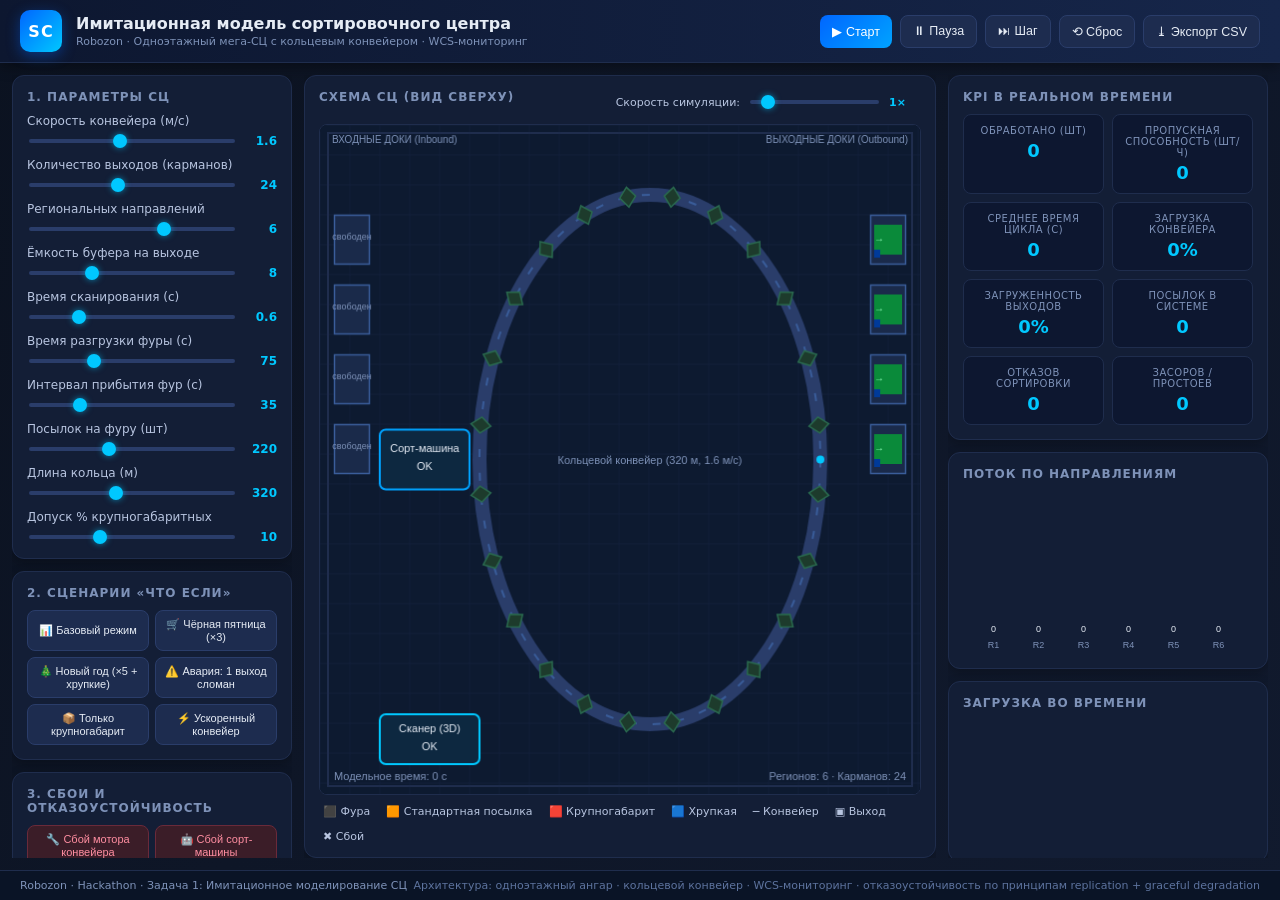
<file: origin-project/sort-center-app/index.html>
<!DOCTYPE html>
<html lang="ru">
<head>
  <meta charset="UTF-8" />
  <meta name="viewport" content="width=device-width, initial-scale=1.0" />
  <title>Имитационная модель сортировочного центра — Robozon</title>
  <link rel="stylesheet" href="styles.css" />
</head>
<body>
  <header class="app-header">
    <div class="brand">
      <div class="logo">SC</div>
      <div>
        <h1>Имитационная модель сортировочного центра</h1>
        <div class="subtitle">Robozon · Одноэтажный мега-СЦ с кольцевым конвейером · WCS-мониторинг</div>
      </div>
    </div>
    <div class="header-controls">
      <button id="btn-play" class="btn primary">▶ Старт</button>
      <button id="btn-pause" class="btn">⏸ Пауза</button>
      <button id="btn-step" class="btn">⏭ Шаг</button>
      <button id="btn-reset" class="btn">⟲ Сброс</button>
      <button id="btn-export" class="btn">⤓ Экспорт CSV</button>
    </div>
  </header>

  <main class="layout">
    <!-- LEFT: Configuration + Scenarios -->
    <aside class="panel left">
      <section class="card">
        <h2>1. Параметры СЦ</h2>
        <div class="param-grid">
          <label>Скорость конвейера (м/с)
            <input type="range" id="p-belt-speed" min="0.5" max="3" step="0.1" value="1.6" />
            <span class="val" id="v-belt-speed">1.6</span>
          </label>
          <label>Количество выходов (карманов)
            <input type="range" id="p-outputs" min="6" max="48" step="1" value="24" />
            <span class="val" id="v-outputs">24</span>
          </label>
          <label>Региональных направлений
            <input type="range" id="p-regions" min="2" max="8" step="1" value="6" />
            <span class="val" id="v-regions">6</span>
          </label>
          <label>Ёмкость буфера на выходе
            <input type="range" id="p-buffer" min="3" max="20" step="1" value="8" />
            <span class="val" id="v-buffer">8</span>
          </label>
          <label>Время сканирования (с)
            <input type="range" id="p-scan-time" min="0.2" max="2" step="0.1" value="0.6" />
            <span class="val" id="v-scan-time">0.6</span>
          </label>
          <label>Время разгрузки фуры (с)
            <input type="range" id="p-unload" min="30" max="180" step="5" value="75" />
            <span class="val" id="v-unload">75</span>
          </label>
          <label>Интервал прибытия фур (с)
            <input type="range" id="p-truck-int" min="10" max="120" step="1" value="35" />
            <span class="val" id="v-truck-int">35</span>
          </label>
          <label>Посылок на фуру (шт)
            <input type="range" id="p-truck-cnt" min="50" max="500" step="10" value="220" />
            <span class="val" id="v-truck-cnt">220</span>
          </label>
          <label>Длина кольца (м)
            <input type="range" id="p-ring-len" min="120" max="600" step="10" value="320" />
            <span class="val" id="v-ring-len">320</span>
          </label>
          <label>Допуск % крупногабаритных
            <input type="range" id="p-bulky" min="0" max="30" step="1" value="10" />
            <span class="val" id="v-bulky">10</span>
          </label>
        </div>
      </section>

      <section class="card">
        <h2>2. Сценарии «Что если»</h2>
        <div class="scenario-list">
          <button class="btn scen" data-scen="baseline">📊 Базовый режим</button>
          <button class="btn scen" data-scen="blackfriday">🛒 Чёрная пятница (×3)</button>
          <button class="btn scen" data-scen="newyear">🎄 Новый год (×5 + хрупкие)</button>
          <button class="btn scen" data-scen="failure">⚠️ Авария: 1 выход сломан</button>
          <button class="btn scen" data-scen="bulky">📦 Только крупногабарит</button>
          <button class="btn scen" data-scen="speedup">⚡ Ускоренный конвейер</button>
        </div>
      </section>

      <section class="card">
        <h2>3. Сбои и отказоустойчивость</h2>
        <div class="failure-buttons">
          <button class="btn danger" id="btn-fail-motor">🔧 Сбой мотора конвейера</button>
          <button class="btn danger" id="btn-fail-sorter">🤖 Сбой сорт-машины</button>
          <button class="btn danger" id="btn-fail-scanner">📷 Сбой сканера</button>
          <button class="btn warn" id="btn-block-output">⛔ Засор выхода</button>
          <button class="btn warn" id="btn-trigger-bypass">↪️ Ручная обходная линия</button>
          <button class="btn ok" id="btn-recover">✅ Восстановить всё</button>
        </div>
        <div class="status-pill" id="system-status">🟢 Все системы в норме</div>
      </section>
    </aside>

    <!-- CENTER: Visualization -->
    <section class="panel center">
      <div class="card viz-card">
        <div class="viz-toolbar">
          <h2>Схема СЦ (вид сверху)</h2>
          <div class="speed-control">
            <span>Скорость симуляции:</span>
            <input type="range" id="sim-speed" min="0.25" max="8" step="0.25" value="1" />
            <span class="val" id="v-sim-speed">1×</span>
          </div>
        </div>
        <canvas id="viz" width="900" height="560"></canvas>
        <div class="legend">
          <span class="lg lg-truck">⬛ Фура</span>
          <span class="lg lg-pkg">🟧 Стандартная посылка</span>
          <span class="lg lg-bulky">🟥 Крупногабарит</span>
          <span class="lg lg-frag">🟦 Хрупкая</span>
          <span class="lg lg-belt">─ Конвейер</span>
          <span class="lg lg-output">▣ Выход</span>
          <span class="lg lg-fail">✖ Сбой</span>
        </div>
      </div>
    </section>

    <!-- RIGHT: KPIs + Charts -->
    <aside class="panel right">
      <section class="card kpi-card">
        <h2>KPI в реальном времени</h2>
        <div class="kpi-grid">
          <div class="kpi"><div class="kpi-label">Обработано (шт)</div><div class="kpi-value" id="k-processed">0</div></div>
          <div class="kpi"><div class="kpi-label">Пропускная способность (шт/ч)</div><div class="kpi-value" id="k-throughput">0</div></div>
          <div class="kpi"><div class="kpi-label">Среднее время цикла (с)</div><div class="kpi-value" id="k-cycle">0</div></div>
          <div class="kpi"><div class="kpi-label">Загрузка конвейера</div><div class="kpi-value" id="k-belt-load">0%</div></div>
          <div class="kpi"><div class="kpi-label">Загруженность выходов</div><div class="kpi-value" id="k-out-load">0%</div></div>
          <div class="kpi"><div class="kpi-label">Посылок в системе</div><div class="kpi-value" id="k-inflight">0</div></div>
          <div class="kpi"><div class="kpi-label">Отказов сортировки</div><div class="kpi-value" id="k-misorts">0</div></div>
          <div class="kpi"><div class="kpi-label">Засоров / Простоев</div><div class="kpi-value" id="k-blocked">0</div></div>
        </div>
      </section>

      <section class="card">
        <h2>Поток по направлениям</h2>
        <canvas id="chart-regions" width="320" height="180"></canvas>
      </section>

      <section class="card">
        <h2>Загрузка во времени</h2>
        <canvas id="chart-history" width="320" height="140"></canvas>
      </section>

      <section class="card">
        <h2>События</h2>
        <div class="event-log" id="event-log"></div>
      </section>
    </aside>
  </main>

  <footer class="app-footer">
    <span>Robozon · Hackathon · Задача 1: Имитационное моделирование СЦ</span>
    <span class="muted">Архитектура: одноэтажный ангар · кольцевой конвейер · WCS-мониторинг · отказоустойчивость по принципам replication + graceful degradation</span>
  </footer>

  <script src="src/simulation.js"></script>
  <script src="src/visualization.js"></script>
  <script src="src/dashboard.js"></script>
  <script src="src/app.js"></script>
</body>
</html>
</file>
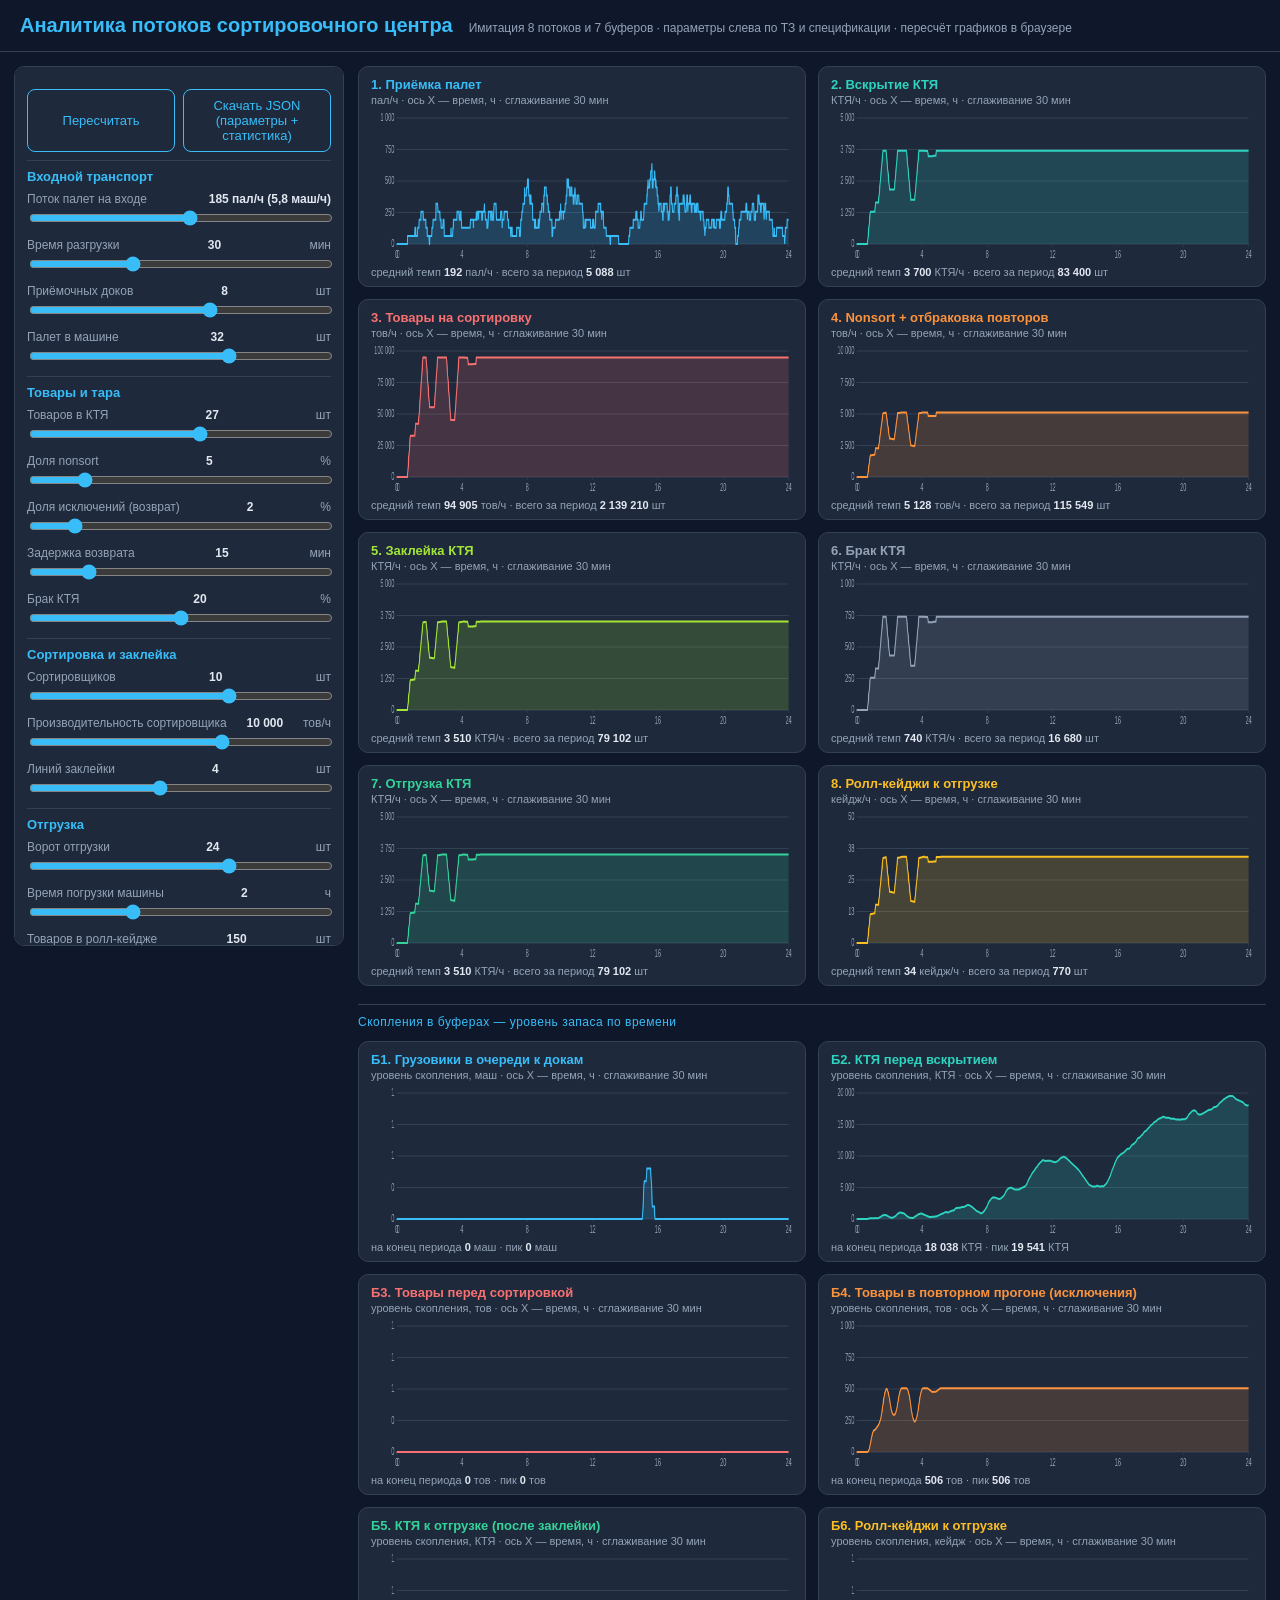
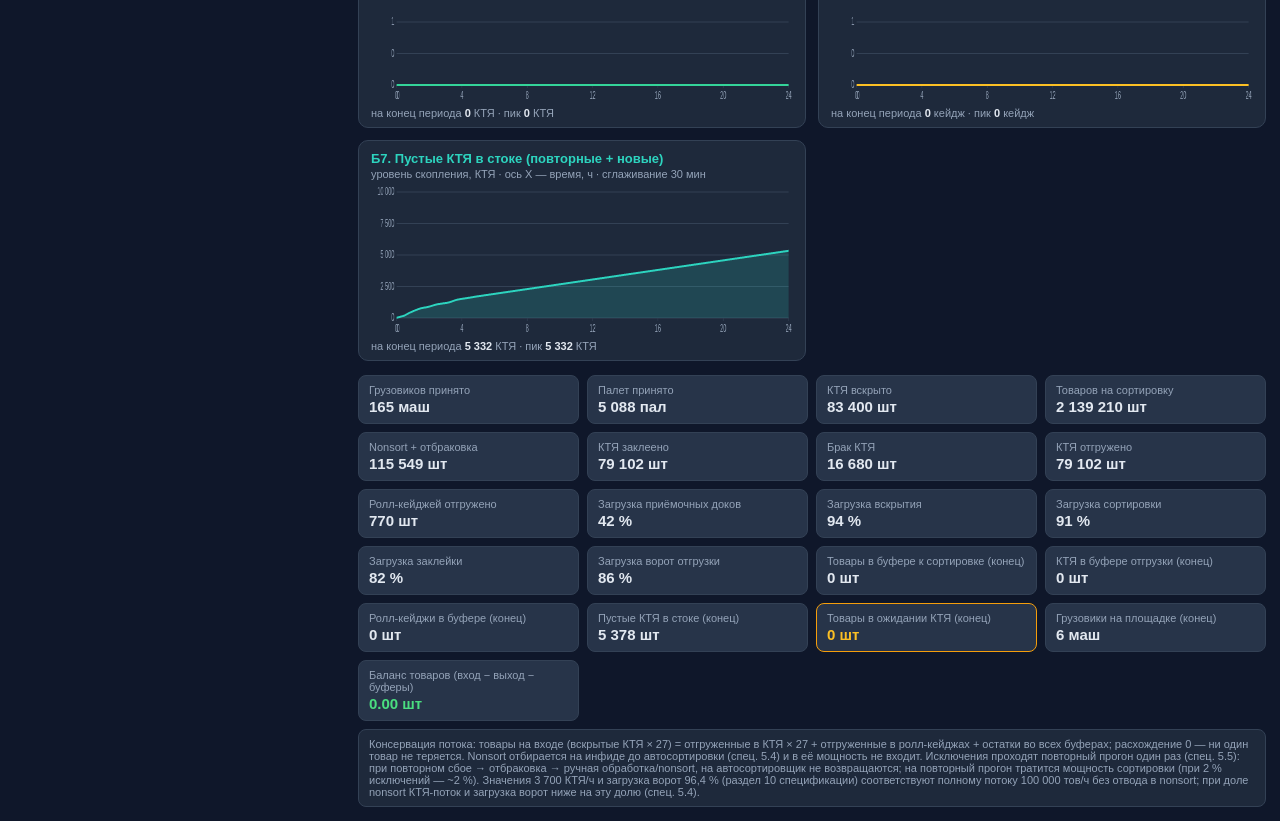
<file: src/graph-analitics/index.html>
<!DOCTYPE html>
<html lang="ru">
<head>
<meta charset="utf-8">
<meta name="viewport" content="width=device-width, initial-scale=1">
<title>Аналитика потоков сортировочного центра</title>
<style>
  :root{
    --bg:#0f172a; --panel:#1e293b; --panel2:#273449; --line:#334155;
    --text:#e2e8f0; --muted:#94a3b8; --accent:#38bdf8;
  }
  *{box-sizing:border-box}
  body{margin:0;font-family:"Segoe UI",Arial,sans-serif;background:var(--bg);color:var(--text)}
  header{padding:14px 20px;border-bottom:1px solid var(--line);display:flex;align-items:baseline;gap:16px;flex-wrap:wrap}
  header h1{margin:0;font-size:20px;color:var(--accent)}
  header p{margin:0;font-size:12px;color:var(--muted)}
  .layout{display:flex;gap:14px;padding:14px;align-items:flex-start;flex-wrap:wrap}
  aside{width:330px;flex-shrink:0;background:var(--panel);border:1px solid var(--line);border-radius:10px;padding:12px;position:sticky;top:10px;max-height:calc(100vh - 20px);overflow-y:auto}
  aside h2{margin:0 0 6px;font-size:13px;color:var(--accent)}
  .grp{border-top:1px solid var(--line);padding-top:8px;margin-top:8px}
  .ctrl{margin:8px 0}
  .ctrl label{display:flex;justify-content:space-between;font-size:12px;color:var(--muted);margin-bottom:2px}
  .ctrl label b{color:var(--text)}
  .ctrl input[type=range]{width:100%;accent-color:var(--accent)}
  .chk{font-size:12px;color:var(--muted);display:flex;align-items:center;gap:6px;margin:6px 0}
  .chk input{accent-color:var(--accent)}
  main{flex:1;min-width:640px}
  .grid{display:grid;grid-template-columns:repeat(auto-fill,minmax(380px,1fr));gap:12px}
  .sec{grid-column:1/-1;margin:6px 0 0;font-size:12px;color:var(--accent);letter-spacing:.5px;border-top:1px solid var(--line);padding-top:10px}
  .card{background:var(--panel);border:1px solid var(--line);border-radius:10px;padding:10px 12px 8px;position:relative}
  .card h3{margin:0 0 2px;font-size:13px;font-weight:600}
  .card .sub{font-size:11px;color:var(--muted);margin-bottom:6px}
  .card canvas{width:100%;height:150px;display:block;cursor:crosshair}
  .card .sum{font-size:11px;color:var(--muted);margin-top:4px}
  .card .sum b{color:var(--text)}
  #tooltip{position:fixed;pointer-events:none;background:#0b1220;border:1px solid var(--accent);border-radius:6px;padding:6px 10px;font-size:12px;display:none;z-index:50}
  .stats{display:grid;grid-template-columns:repeat(auto-fill,minmax(200px,1fr));gap:8px;margin-top:14px}
  .chip{background:var(--panel2);border:1px solid var(--line);border-radius:8px;padding:8px 10px;font-size:11px;color:var(--muted)}
  .chip b{display:block;font-size:15px;color:var(--text);margin-top:2px}
  .chip.warn{border-color:#f59e0b}
  .chip.warn b{color:#fbbf24}
  .chip.ok b{color:#4ade80}
  .note{grid-column:1/-1;font-size:11px;color:var(--muted);background:var(--panel);border:1px solid var(--line);border-radius:8px;padding:8px 10px}
  .btn-row{display:flex;gap:8px;margin-top:10px}
  .btn-row .btn{margin-top:0;flex:1}
  .btn{width:100%;padding:8px;border:1px solid var(--accent);background:transparent;color:var(--accent);border-radius:8px;cursor:pointer;font-size:13px}
  .btn:hover{background:var(--accent);color:#0b1220}
  ::-webkit-scrollbar{width:8px;height:8px}
  ::-webkit-scrollbar-thumb{background:var(--line);border-radius:4px}
</style>
</head>
<body>
<header>
  <h1>Аналитика потоков сортировочного центра</h1>
  <p>Имитация 8 потоков и 7 буферов · параметры слева по ТЗ и спецификации · пересчёт графиков в браузере</p>
</header>

<div class="layout">
  <aside id="controls">
    <div class="btn-row">
      <button class="btn" onclick="run(true)">Пересчитать</button>
      <button class="btn" onclick="exportJson()">Скачать JSON (параметры + статистика)</button>
    </div>
    <div class="grp">
      <h2>Входной транспорт</h2>
      <div class="ctrl"><label>Поток палет на входе <b id="v1">185 пал/ч (5,8 маш/ч)</b></label><input type="range" id="p1" min="100" max="260" step="5" value="185" oninput="slider(1,this.value)"></div>
      <div class="ctrl"><label>Время разгрузки <b id="v2">30</b> мин</label><input type="range" id="p2" min="15" max="60" step="5" value="30" oninput="slider(2,this.value)"></div>
      <div class="ctrl"><label>Приёмочных доков <b id="v3">8</b> шт</label><input type="range" id="p3" min="2" max="12" step="1" value="8" oninput="slider(3,this.value)"></div>
      <div class="ctrl"><label>Палет в машине <b id="v4">32</b> шт</label><input type="range" id="p4" min="16" max="40" step="4" value="32" oninput="slider(4,this.value)"></div>
    </div>
    <div class="grp">
      <h2>Товары и тара</h2>
      <div class="ctrl"><label>Товаров в КТЯ <b id="v5">27</b> шт</label><input type="range" id="p5" min="10" max="40" step="1" value="27" oninput="slider(5,this.value)"></div>
      <div class="ctrl"><label>Доля nonsort <b id="v6">5</b> %</label><input type="range" id="p6" min="0" max="30" step="1" value="5" oninput="slider(6,this.value)"></div>
      <div class="ctrl"><label>Доля исключений (возврат) <b id="v7">2</b> %</label><input type="range" id="p7" min="0" max="15" step="1" value="2" oninput="slider(7,this.value)"></div>
      <div class="ctrl"><label>Задержка возврата <b id="v8">15</b> мин</label><input type="range" id="p8" min="5" max="60" step="5" value="15" oninput="slider(8,this.value)"></div>
      <div class="ctrl"><label>Брак КТЯ <b id="v9">20</b> %</label><input type="range" id="p9" min="0" max="40" step="1" value="20" oninput="slider(9,this.value)"></div>
    </div>
    <div class="grp">
      <h2>Сортировка и заклейка</h2>
      <div class="ctrl"><label>Сортировщиков <b id="v10">10</b> шт</label><input type="range" id="p10" min="2" max="14" step="1" value="10" oninput="slider(10,this.value)"></div>
      <div class="ctrl"><label>Производительность сортировщика <b id="v11">10 000</b> тов/ч</label><input type="range" id="p11" min="1000" max="15000" step="500" value="10000" oninput="slider(11,this.value)"></div>
      <div class="ctrl"><label>Линий заклейки <b id="v12">4</b> шт</label><input type="range" id="p12" min="1" max="8" step="1" value="4" oninput="slider(12,this.value)"></div>
    </div>
    <div class="grp">
      <h2>Отгрузка</h2>
      <div class="ctrl"><label>Ворот отгрузки <b id="v13">24</b> шт</label><input type="range" id="p13" min="8" max="32" step="1" value="24" oninput="slider(13,this.value)"></div>
      <div class="ctrl"><label>Время погрузки машины <b id="v14">2</b> ч</label><input type="range" id="p14" min="1" max="4" step="0.5" value="2" oninput="slider(14,this.value)"></div>
      <div class="ctrl"><label>Товаров в ролл-кейдже <b id="v15">150</b> шт</label><input type="range" id="p15" min="50" max="400" step="10" value="150" oninput="slider(15,this.value)"></div>
    </div>
    <div class="grp">
      <h2>Симуляция</h2>
      <div class="ctrl"><label>Часов симуляции <b id="v16">24</b> ч</label><input type="range" id="p16" min="4" max="48" step="1" value="24" oninput="slider(16,this.value)"></div>
      <label class="chk"><input type="checkbox" id="p17" checked onchange="schedule()"> Случайные колебания прибытия</label>
    </div>
  </aside>

  <main>
    <div class="grid" id="grid"></div>
    <div class="stats" id="stats"></div>
  </main>
</div>

<div id="tooltip"></div>

<script>
"use strict";

var CHARTS = [
  { id:"ch1",  title:"1. Приёмка палет",            unit:"пал/ч",    color:"#38bdf8" },
  { id:"ch2",  title:"2. Вскрытие КТЯ",             unit:"КТЯ/ч",    color:"#2dd4bf" },
  { id:"ch3",  title:"3. Товары на сортировку",     unit:"тов/ч",    color:"#f87171" },
  { id:"ch4",  title:"4. Nonsort + отбраковка повторов",  unit:"тов/ч",    color:"#fb923c" },
  { id:"ch5",  title:"5. Заклейка КТЯ",             unit:"КТЯ/ч",    color:"#a3e635" },
  { id:"ch6",  title:"6. Брак КТЯ",                 unit:"КТЯ/ч",    color:"#94a3b8" },
  { id:"ch7",  title:"7. Отгрузка КТЯ",             unit:"КТЯ/ч",    color:"#34d399" },
  { id:"ch8",  title:"8. Ролл-кейджи к отгрузке",   unit:"кейдж/ч",  color:"#fbbf24" }
];

var BUFFER_CHARTS = [
  { id:"bf1", title:"Б1. Грузовики в очереди к докам",      unit:"маш",   color:"#38bdf8" },
  { id:"bf2", title:"Б2. КТЯ перед вскрытием",              unit:"КТЯ",   color:"#2dd4bf" },
  { id:"bf3", title:"Б3. Товары перед сортировкой",         unit:"тов",   color:"#f87171" },
  { id:"bf4", title:"Б4. Товары в повторном прогоне (исключения)",  unit:"тов",   color:"#fb923c" },
  { id:"bf5", title:"Б5. КТЯ к отгрузке (после заклейки)",  unit:"КТЯ",   color:"#34d399" },
  { id:"bf6", title:"Б6. Ролл-кейджи к отгрузке",           unit:"кейдж", color:"#fbbf24" },
  { id:"bf7", title:"Б7. Пустые КТЯ в стоке (повторные + новые)", unit:"КТЯ", color:"#2dd4bf" }
];

var grid = document.getElementById("grid");
function createCards(list, level){
  list.forEach(function(c){
    var card = document.createElement("div");
    card.className = "card";
    card.innerHTML = '<h3 style="color:'+c.color+'">'+c.title+'</h3>'+
      '<div class="sub">'+(level?"уровень скопления, ":"")+c.unit+' · ось X — время, ч · сглаживание 30 мин</div>'+
      '<canvas id="'+c.id+'" width="760" height="150"></canvas>'+
      '<div class="sum" id="sum-'+c.id+'"></div>';
    grid.appendChild(card);
  });
}
createCards(CHARTS, false);
var sec = document.createElement("div");
sec.className = "sec";
sec.textContent = "Скопления в буферах — уровень запаса по времени";
grid.appendChild(sec);
createCards(BUFFER_CHARTS, true);

function v(i){ return document.getElementById("p"+i).value; }
function ck(i){ return document.getElementById("p"+i).checked; }

function slider(i,val){
  var el = document.getElementById("v"+i);
  if(i===1 || i===4){
    var pal = +v(1), perTruck = +v(4);
    var tph = pal/perTruck;
    document.getElementById("v1").textContent = pal.toLocaleString("ru-RU")+" пал/ч ("+tph.toFixed(1)+" маш/ч)";
    if(i===4) el.textContent = perTruck+" шт";
  } else if(i===11){
    el.textContent = (+val).toLocaleString("ru-RU");
  } else {
    el.textContent = val;
  }
  schedule();
}

var timer = null;
function schedule(){ clearTimeout(timer); timer = setTimeout(function(){ run(false); }, 200); }

var lastParams = null, lastResult = null;

function run(force){
  var p = {
    palletsPerHour: +v(1), unloadMin: +v(2), docks: +v(3), palletsPerTruck: +v(4),
    itemsPerBox: +v(5), nonsortFrac: +v(6)/100, excFrac: +v(7)/100, retDelay: +v(8),
    scrapFrac: +v(9)/100, sorters: +v(10), sorterRate: +v(11), tapingLines: +v(12),
    gates: +v(13), loadHours: +v(14), itemsPerCage: +v(15), simHours: +v(16),
    random: ck(17)
  };
  var res = simulate(p);
  lastParams = p; lastResult = res;
  render(res, p);
}

function exportJson(){
  if(!lastParams || !lastResult) run(false);
  var p = lastParams, res = lastResult, h = p.simHours;

  var totals = [
    { key:"trucks",     name:"Грузовиков принято",        unit:"маш" },
    { key:"pallets",    name:"Палет принято",             unit:"пал" },
    { key:"boxesIn",    name:"КТЯ вскрыто",               unit:"КТЯ" },
    { key:"items",      name:"Товаров на сортировку",     unit:"тов" },
    { key:"nons",       name:"Nonsort + отбраковка",      unit:"тов" },
    { key:"taped",      name:"КТЯ заклеено",              unit:"КТЯ" },
    { key:"scrap",      name:"Брак КТЯ",                  unit:"КТЯ" },
    { key:"shippedBox", name:"КТЯ отгружено",             unit:"КТЯ" },
    { key:"cages",      name:"Ролл-кейджей отгружено",    unit:"кейдж" }
  ];
  var stats = {};
  totals.forEach(function(t){
    stats[t.key] = { name: t.name, unit: t.unit, total: Math.round(res.totals[t.key]), perHour: Math.round(res.totals[t.key]/h) };
  });

  var util = {};
  [ ["docks","Приёмочные доки"], ["open","Вскрытие КТЯ"], ["sort","Сортировка"],
    ["tape","Заклейка"], ["ship","Ворота отгрузки"] ].forEach(function(u){
    util[u[0]] = { name: u[1], percent: +(res.util[u[0]]*100).toFixed(2) };
  });

  var queues = {};
  [ ["trucks","Грузовики на площадке (конец)","маш"], ["items","Товары в буфере к сортировке (конец)","тов"],
    ["boxes","КТЯ в буфере отгрузки (конец)","КТЯ"], ["cages","Ролл-кейджи в буфере (конец)","кейдж"],
    ["empty","Пустые КТЯ в стоке (конец)","КТЯ"], ["wait","Товары в ожидании КТЯ (конец)","тов"] ].forEach(function(q){
    queues[q[0]] = { name: q[1], unit: q[2], value: Math.round(res.queues[q[0]]) };
  });

  var buffers = {};
  BUFFER_CHARTS.forEach(function(c, i){
    var end = res.bufs[i][res.bufs[i].length-1], peak = 0;
    for(var j=0;j<res.bufs[i].length;j++) if(res.bufs[i][j] > peak) peak = res.bufs[i][j];
    buffers[c.id] = { name: c.title, unit: c.unit, end: Math.round(end), peak: Math.round(peak) };
  });

  var out = {
    meta: {
      title: "Аналитика потоков сортировочного центра",
      generated: new Date().toISOString(),
      simHours: h
    },
    input: {
      palletsPerHour:  { value: p.palletsPerHour,  unit: "пал/ч", name: "Поток палет на входе" },
      unloadMin:       { value: p.unloadMin,       unit: "мин",   name: "Время разгрузки" },
      docks:           { value: p.docks,           unit: "шт",    name: "Приёмочных доков" },
      palletsPerTruck: { value: p.palletsPerTruck, unit: "пал",   name: "Палет в машине" },
      itemsPerBox:     { value: p.itemsPerBox,     unit: "шт",    name: "Товаров в КТЯ" },
      nonsortFrac:     { value: p.nonsortFrac,     unit: "доля",  name: "Доля nonsort (отбор на инфиде)" },
      excFrac:         { value: p.excFrac,         unit: "доля",  name: "Доля исключений (повторный прогон)" },
      retDelay:        { value: p.retDelay,        unit: "мин",   name: "Задержка повторного прогона" },
      scrapFrac:       { value: p.scrapFrac,       unit: "доля",  name: "Брак КТЯ" },
      sorters:         { value: p.sorters,         unit: "шт",    name: "Сортировщиков" },
      sorterRate:      { value: p.sorterRate,      unit: "тов/ч", name: "Производительность сортировщика" },
      tapingLines:     { value: p.tapingLines,     unit: "шт",    name: "Линий заклейки" },
      gates:           { value: p.gates,           unit: "шт",    name: "Ворот отгрузки" },
      loadHours:       { value: p.loadHours,       unit: "ч",     name: "Время погрузки машины" },
      itemsPerCage:    { value: p.itemsPerCage,    unit: "шт",    name: "Товаров в ролл-кейдже" },
      random:          { value: p.random,                        name: "Случайные колебания прибытия" }
    },
    output: {
      totals: stats,
      utilization: util,
      queuesEnd: queues,
      buffers: buffers,
      balance: {
        itemsIn: Math.round(res.balance.itemsIn),
        itemsOut: Math.round(res.balance.itemsOut),
        buffered: Math.round(res.balance.buffered),
        diff: res.balance.diff
      }
    }
  };

  var blob = new Blob([JSON.stringify(out, null, 2)], { type: "application/json;charset=utf-8" });
  var url = URL.createObjectURL(blob);
  var a = document.createElement("a");
  a.href = url;
  a.download = "simulation-report-" + new Date().toISOString().slice(0,16).replace(/[:T]/g,"-") + ".json";
  document.body.appendChild(a);
  a.click();
  document.body.removeChild(a);
  setTimeout(function(){ URL.revokeObjectURL(url); }, 2000);
}

function poisson(lambda){
  var L = Math.exp(-lambda), k = 0, prod = 1;
  do { k++; prod *= Math.random(); } while (prod > L);
  return k - 1;
}

function simulate(p){
  var dt = 1/60, minutes = p.simHours*60;
  var data = CHARTS.map(function(){ return new Array(minutes).fill(0); });
  var bufs = BUFFER_CHARTS.map(function(){ return new Array(minutes).fill(0); });

  var dockBusy = [], truckQueue = [];
  var trucksPerHour = p.palletsPerHour/p.palletsPerTruck;
  var nextArrival = p.random ? null : 0;
  var returnLoop = [];
  var retQueue = 0;   // очередь повторного прогона (первый сбой → повторная подача, спец. 5.5)

  // Пропускные способности, шт/мин (ТЗ и спецификация):
  var openCapMin  = 3700*dt;                  // вскрытие КТЯ — 3 700/ч суммарно (спец. 6.3)
  var newBoxMin   = 740*dt;                   // машина новых коробов — 740/ч (спец. 5.2)
  var sortCapMin  = p.sorters*p.sorterRate*dt; // сортировка (спец. 6.5)
  var tapeCapMin  = p.tapingLines*1000*dt;    // заклейка: линия 1 000 КТЯ/ч (планировка)
  var truckCapMin = p.gates/p.loadHours/60;   // ворота: 24 шт / 2 ч = 12 маш/ч (спец. 6.9)
  var shipBoxCap  = truckCapMin*16*20;        // 16 палет × 20 КТЯ = 320 КТЯ/машину (спец. 2.1)
  var shipCageCap = truckCapMin*16;           // 16 ролл-кейджей/машину (спец. 6.9)

  // Запасы (буферы):
  var unopened   = 0;   // КТЯ перед вскрытием
  var emptyBoxes = 0;   // сток пустых КТЯ (повторные 80 % + новые 740/ч)
  var qItems     = 0;   // товары перед сортировкой
  var waitBox    = 0;   // товары, ожидающие пустой КТЯ
  var untaped    = 0;   // заполненные КТЯ перед заклейкой
  var taped      = 0;   // заклеенные КТЯ к отгрузке
  var cageStock  = 0;   // ролл-кейджи к отгрузке

  // Счётчики (консервация товаров и загрузки):
  var totalTrucks = 0;
  var itemsIn = 0, itemsOutBox = 0, itemsOutCage = 0;
  var totalOpenCap = 0, totalOpenTaken = 0;
  var totalSortCap = 0, totalSortTaken = 0;
  var totalTapeCap = 0, totalTapeTaken = 0;
  var totalShipCap = 0, totalShipTaken = 0;
  var totalDockMin = 0;

  for(var t=0; t<minutes; t++){
    // 1. Прибытие грузовиков (5,78 маш/ч при 185 пал/ч и 32 пал/машину)
    if(p.random){
      var k = poisson(trucksPerHour*dt);
      for(var a=0;a<k;a++){ truckQueue.push(t+p.unloadMin); totalTrucks++; }
    }
    else if(t >= nextArrival){ truckQueue.push(t+p.unloadMin); totalTrucks++; nextArrival += 60/trucksPerHour; }

    // 2. Назначение свободных доков
    while(truckQueue.length && dockBusy.length < p.docks){
      var e = truckQueue.shift();
      if(e <= t) e = t + p.unloadMin;
      dockBusy.push(e);
    }

    // 3. Окончание разгрузки → палеты поступают в буфер приёмки
    var palletsOut = 0;
    for(var d=dockBusy.length-1; d>=0; d--){
      if(dockBusy[d] <= t){ dockBusy.splice(d,1); palletsOut += p.palletsPerTruck; }
    }
    totalDockMin += dockBusy.length;
    data[0][t] = palletsOut*60;

    // 4. Вскрытие КТЯ (20 КТЯ на палете — спец. 2.1 п.9)
    unopened += palletsOut*20;
    var opened = Math.min(unopened, openCapMin);
    unopened -= opened;
    totalOpenCap += openCapMin; totalOpenTaken += opened;
    data[1][t] = opened*60;

    // 5. Товары из вскрытых КТЯ → буфер перед сортировкой (27 тов/КТЯ — спец. 2.1 п.3).
    //    Nonsort отбирается на инфиде (спец. 5.4) — до автоматической сортировки
    var nonsIn = opened*p.itemsPerBox*p.nonsortFrac;
    qItems += opened*p.itemsPerBox - nonsIn;
    itemsIn += opened*p.itemsPerBox;

    // 6. Сток пустых КТЯ: повторные 80 % + новые 740/ч (спец. 5.2)
    emptyBoxes += opened*(1 - p.scrapFrac) + newBoxMin;

    // 7. Сортировка (спец. 6.5): 10 × 10 000/ч; повторный прогон — приоритет (спец. 5.5)
    var takeRet = Math.min(retQueue, sortCapMin);
    retQueue -= takeRet;
    var take = Math.min(qItems, sortCapMin - takeRet);
    qItems -= take;
    totalSortCap += sortCapMin; totalSortTaken += take + takeRet;
    data[2][t] = take*60;

    // 8. Распределение первого прохода: исключения → повторный прогон, остальное → КТЯ
    var exc = take*p.excFrac;
    var sorted = take - exc;
    if(exc > 0) returnLoop.push({ at: t + p.retDelay, qty: exc });
    for(var r=returnLoop.length-1; r>=0; r--){
      if(returnLoop[r].at <= t){ retQueue += returnLoop[r].qty; returnLoop.splice(r,1); }
    }

    // 8а. Повторный прогон (спец. 5.5): повторный сбой → отбраковка → ручная/nonsort; на автосортировщик не возвращается
    var excRet = takeRet*p.excFrac;
    var nonsRet = takeRet*p.nonsortFrac;
    var sortedRet = takeRet - excRet - nonsRet;
    data[3][t] = (nonsIn + nonsRet + excRet)*60;

    // 9. Брак КТЯ (спец. 5.2): 20 % вскрытых коробов → компактор
    data[5][t] = opened*p.scrapFrac*60;

    // 10. Nonsort (отбор на инфиде) и отбраковка повторов → ролл-кейджи → отгрузка (спец. 5.4)
    cageStock += (nonsIn + nonsRet + excRet)/p.itemsPerCage;
    var cagesOut = Math.min(cageStock, shipCageCap);
    cageStock -= cagesOut;
    itemsOutCage += cagesOut*p.itemsPerCage;
    data[7][t] = cagesOut*60;

    // 11. Заполнение КТЯ отсортированными товарами (лимит — сток пустых КТЯ)
    var sortedTot = sorted + sortedRet;
    var fill = Math.min(sortedTot/p.itemsPerBox, emptyBoxes);
    var itemsBoxed = fill*p.itemsPerBox;
    waitBox += (sortedTot - itemsBoxed);
    emptyBoxes -= fill;
    untaped += fill;

    // 12. Заклейка (спец. 6.7): линии по 1 000 КТЯ/ч
    var tapedNow = Math.min(untaped, tapeCapMin);
    untaped -= tapedNow;
    taped += tapedNow;
    totalTapeCap += tapeCapMin; totalTapeTaken += tapedNow;
    data[4][t] = tapedNow*60;

    // 13. Отгрузка КТЯ (спец. 6.9): 320 КТЯ/машину, 24 ворота
    var shipped = Math.min(taped, shipBoxCap);
    taped -= shipped;
    totalShipCap += shipBoxCap; totalShipTaken += shipped;
    itemsOutBox += shipped*p.itemsPerBox;
    data[6][t] = shipped*60;

    // 14. Уровни буферов
    bufs[0][t] = truckQueue.length;
    bufs[1][t] = unopened;
    bufs[2][t] = qItems;
    var retQ = 0;
    for(var rr=0; rr<returnLoop.length; rr++) retQ += returnLoop[rr].qty;
    bufs[3][t] = retQ + retQueue;
    bufs[4][t] = taped;
    bufs[5][t] = cageStock;
    bufs[6][t] = emptyBoxes;
  }

  var sum = function(arr){ return arr.reduce(function(a,x){ return a+x; }, 0)/60; };
  var retQTot = 0;
  for(var rq=0; rq<returnLoop.length; rq++) retQTot += returnLoop[rq].qty;
  var buffered = qItems + waitBox + retQTot + retQueue + (untaped + taped)*p.itemsPerBox + cageStock*p.itemsPerCage;
  var itemsOut = itemsOutBox + itemsOutCage;

  return {
    data: data,
    totals: {
      trucks: totalTrucks,
      pallets: sum(data[0]),
      boxesIn: sum(data[1]),
      items: sum(data[2]),
      nons: sum(data[3]),
      taped: sum(data[4]),
      scrap: sum(data[5]),
      shippedBox: sum(data[6]),
      cages: sum(data[7])
    },
    queues: {
      trucks: truckQueue.length + dockBusy.length,
      items: qItems,
      boxes: taped,
      cages: cageStock,
      empty: emptyBoxes,
      wait: waitBox
    },
    bufs: bufs,
    util: {
      docks: totalDockMin/(minutes*p.docks),
      open: totalOpenCap ? totalOpenTaken/totalOpenCap : 0,
      sort: totalSortCap ? totalSortTaken/totalSortCap : 0,
      tape: totalTapeCap ? totalTapeTaken/totalTapeCap : 0,
      ship: totalShipCap ? totalShipTaken/totalShipCap : 0
    },
    balance: {
      itemsIn: itemsIn,
      itemsOut: itemsOut,
      buffered: buffered,
      diff: itemsIn - itemsOut - buffered
    }
  };
}

function smooth(arr, w){
  var out = new Array(arr.length).fill(0);
  var acc = 0;
  for(var i=0;i<arr.length;i++){
    acc += arr[i];
    if(i >= w) acc -= arr[i-w];
    out[i] = acc/Math.min(i+1, w);
  }
  return out;
}

function render(res, p){
  CHARTS.forEach(function(c, i){
    var cv = document.getElementById(c.id);
    var ctx = cv.getContext("2d");
    var w = 30;
    cv._raw = res.data[i];
    cv._sm = smooth(res.data[i], w);
    cv._hours = p.simHours;
    cv._unit = c.unit;
    cv._color = c.color;
    cv._hover = null;
    drawChart(ctx, cv);
    var avg = cv._sm[cv._sm.length-1];
    document.getElementById("sum-"+c.id).innerHTML =
      "средний темп <b>"+Math.round(avg).toLocaleString("ru-RU")+"</b> " + c.unit +
      " · всего за период <b>"+Math.round(res.totals[["pallets","boxesIn","items","nons","taped","scrap","shippedBox","cages"][i]]).toLocaleString("ru-RU")+"</b> шт";
  });
  BUFFER_CHARTS.forEach(function(c, i){
    var cv = document.getElementById(c.id);
    var ctx = cv.getContext("2d");
    var w = 30;
    cv._raw = res.bufs[i];
    cv._sm = smooth(res.bufs[i], w);
    cv._hours = p.simHours;
    cv._unit = c.unit;
    cv._color = c.color;
    cv._hover = null;
    cv._mode = "level";
    drawChart(ctx, cv);
    var last = cv._sm[cv._sm.length-1], peak = 0;
    for(var j=0;j<cv._sm.length;j++) if(cv._sm[j]>peak) peak = cv._sm[j];
    document.getElementById("sum-"+c.id).innerHTML =
      "на конец периода <b>"+Math.round(last).toLocaleString("ru-RU")+"</b> "+c.unit +
      " · пик <b>"+Math.round(peak).toLocaleString("ru-RU")+"</b> "+c.unit;
  });
  renderStats(res);
}

function renderStats(res){
  var s = document.getElementById("stats");
  var chip = function(label, val, warn, ok){
    return '<div class="chip'+(ok?" ok":(warn?" warn":""))+'">'+label+'<b>'+val+'</b></div>';
  };
  var q = res.queues, u = res.util;
  var bal = res.balance;
  var balOk = Math.abs(bal.diff) < 1;
  s.innerHTML =
    chip("Грузовиков принято", res.totals.trucks.toLocaleString("ru-RU")+" маш") +
    chip("Палет принято", Math.round(res.totals.pallets).toLocaleString("ru-RU")+" пал") +
    chip("КТЯ вскрыто", Math.round(res.totals.boxesIn).toLocaleString("ru-RU")+" шт") +
    chip("Товаров на сортировку", Math.round(res.totals.items).toLocaleString("ru-RU")+" шт") +
    chip("Nonsort + отбраковка", Math.round(res.totals.nons).toLocaleString("ru-RU")+" шт") +
    chip("КТЯ заклеено", Math.round(res.totals.taped).toLocaleString("ru-RU")+" шт") +
    chip("Брак КТЯ", Math.round(res.totals.scrap).toLocaleString("ru-RU")+" шт") +
    chip("КТЯ отгружено", Math.round(res.totals.shippedBox).toLocaleString("ru-RU")+" шт") +
    chip("Ролл-кейджей отгружено", Math.round(res.totals.cages).toLocaleString("ru-RU")+" шт") +
    chip("Загрузка приёмочных доков", Math.round(u.docks*100)+" %", u.docks > 0.95) +
    chip("Загрузка вскрытия", Math.round(u.open*100)+" %", u.open > 0.95) +
    chip("Загрузка сортировки", Math.round(u.sort*100)+" %", u.sort > 0.95) +
    chip("Загрузка заклейки", Math.round(u.tape*100)+" %", u.tape > 0.95) +
    chip("Загрузка ворот отгрузки", Math.round(u.ship*100)+" %", u.ship > 0.95) +
    chip("Товары в буфере к сортировке (конец)", Math.round(q.items).toLocaleString("ru-RU")+" шт", q.items > 0) +
    chip("КТЯ в буфере отгрузки (конец)", Math.round(q.boxes).toLocaleString("ru-RU")+" шт", q.boxes > 0) +
    chip("Ролл-кейджи в буфере (конец)", Math.round(q.cages).toLocaleString("ru-RU")+" шт", q.cages > 0) +
    chip("Пустые КТЯ в стоке (конец)", Math.round(q.empty).toLocaleString("ru-RU")+" шт") +
    chip("Товары в ожидании КТЯ (конец)", Math.round(q.wait).toLocaleString("ru-RU")+" шт", q.wait > 0) +
    chip("Грузовики на площадке (конец)", Math.round(q.trucks).toLocaleString("ru-RU")+" маш") +
    chip("Баланс товаров (вход − выход − буферы)", bal.diff.toFixed(2)+" шт", !balOk, balOk) +
    '<div class="note">Консервация потока: товары на входе (вскрытые КТЯ × 27) = отгруженные в КТЯ × 27 + отгруженные в ролл-кейджах + остатки во всех буферах; расхождение 0 — ни один товар не теряется. ' +
    'Nonsort отбирается на инфиде до автосортировки (спец. 5.4) и в её мощность не входит. Исключения проходят повторный прогон один раз (спец. 5.5): при повторном сбое → отбраковка → ручная обработка/nonsort, на автосортировщик не возвращаются; на повторный прогон тратится мощность сортировки (при 2 % исключений — ~2 %). ' +
    'Значения 3 700 КТЯ/ч и загрузка ворот 96,4 % (раздел 10 спецификации) соответствуют полному потоку 100 000 тов/ч без отвода в nonsort; при доле nonsort КТЯ-поток и загрузка ворот ниже на эту долю (спец. 5.4).</div>';
}

function drawChart(ctx, cv){
  var w = cv.width, h = cv.height;
  var ml = 46, mr = 8, mt = 6, mb = 18;
  ctx.clearRect(0, 0, w, h);
  var d = cv._sm, hours = cv._hours;
  if(!d || !d.length) return;
  var max = 1;
  for(var i=0;i<d.length;i++) if(d[i]>max) max = d[i];
  max = niceMax(max);
  var iw = w-ml-mr, ih = h-mt-mb;
  var X = function(i){ return ml + (i/(d.length-1))*iw; };
  var Y = function(val){ return mt + ih - val/max*ih; };

  ctx.strokeStyle = "#334155"; ctx.fillStyle = "#94a3b8";
  ctx.lineWidth = 1; ctx.font = "10px Segoe UI, Arial";
  for(var g=0; g<=4; g++){
    var val = max/4*g, y = Y(val);
    ctx.beginPath(); ctx.moveTo(ml,y); ctx.lineTo(w-mr,y); ctx.stroke();
    ctx.textAlign = "right"; ctx.fillText(Math.round(val).toLocaleString("ru-RU"), ml-4, y+3);
  }
  ctx.textAlign = "center";
  var step = hours/6;
  for(var t=0; t<=6; t++){
    var hx = Math.round(t*step*10)/10, xi = ml + t/6*iw;
    ctx.beginPath(); ctx.moveTo(xi, mt+ih); ctx.lineTo(xi, mt+ih+3); ctx.stroke();
    ctx.fillText(hx.toLocaleString("ru-RU"), xi, h-4);
  }
  ctx.textAlign = "left"; ctx.fillText("0", ml, h-4);

  ctx.globalAlpha = 0.18;
  ctx.fillStyle = cv._color;
  ctx.beginPath(); ctx.moveTo(ml, mt+ih);
  for(var i2=0;i2<d.length;i2++) ctx.lineTo(X(i2), Y(d[i2]));
  ctx.lineTo(w-mr, mt+ih); ctx.closePath(); ctx.fill();
  ctx.globalAlpha = 1;

  ctx.lineWidth = 2;
  ctx.strokeStyle = cv._color;
  ctx.beginPath();
  for(var i3=0;i3<d.length;i3++){
    var px = X(i3), py = Y(d[i3]);
    if(i3===0) ctx.moveTo(px,py); else ctx.lineTo(px,py);
  }
  ctx.stroke();

  if(cv._hover !== null && cv._hover >= 0){
    var hx2 = X(cv._hover), hy = Y(d[cv._hover]);
    ctx.strokeStyle = "#f8fafc"; ctx.setLineDash([3,3]);
    ctx.beginPath(); ctx.moveTo(hx2, mt); ctx.lineTo(hx2, mt+ih); ctx.stroke();
    ctx.setLineDash([]);
    ctx.fillStyle = "#f8fafc";
    ctx.beginPath(); ctx.arc(hx2, hy, 3.5, 0, 7); ctx.fill();
  }
}

function niceMax(m){
  var p = Math.pow(10, Math.floor(Math.log10(m)));
  var n = m/p;
  var r = n<=1?1 : n<=2?2 : n<=2.5?2.5 : n<=5?5 : 10;
  return r*p;
}

document.addEventListener("mousemove", function(e){
  var tt = document.getElementById("tooltip");
  var hit = false;
  document.querySelectorAll("canvas").forEach(function(cv){
    var r = cv.getBoundingClientRect();
    if(e.clientX >= r.left && e.clientX <= r.right && e.clientY >= r.top && e.clientY <= r.bottom && cv._sm){
      var px = e.clientX - r.left;
      var k = px/r.width*cv.width;
      var iw = cv.width - 46 - 8;
      var idx = Math.max(0, Math.min(cv._sm.length-1, Math.round((k-46)/iw*(cv._sm.length-1))));
      if(cv._hover !== idx){
        cv._hover = idx;
        drawChart(cv.getContext("2d"), cv);
      }
      tt.style.display = "block";
      tt.style.left = (e.clientX + 14) + "px";
      tt.style.top = (e.clientY + 14) + "px";
      tt.innerHTML = "t = " + (idx/60).toFixed(1) + " ч · " +
        (cv._mode === "level"
          ? "уровень <b>" + Math.round(cv._sm[idx]).toLocaleString("ru-RU") + "</b> " + cv._unit
          : cv._unit + " <b>" + Math.round(cv._sm[idx]).toLocaleString("ru-RU") + "</b>" +
            " · итого <b>" + Math.round(cv._raw.slice(0, idx+1).reduce(function(a,x){return a+x;},0)/60).toLocaleString("ru-RU") + "</b> шт");
      hit = true;
    } else if(cv._hover !== null){
      cv._hover = null;
      drawChart(cv.getContext("2d"), cv);
    }
  });
  if(!hit) tt.style.display = "none";
});

run(false);
</script>
</body>
</html>
</file>
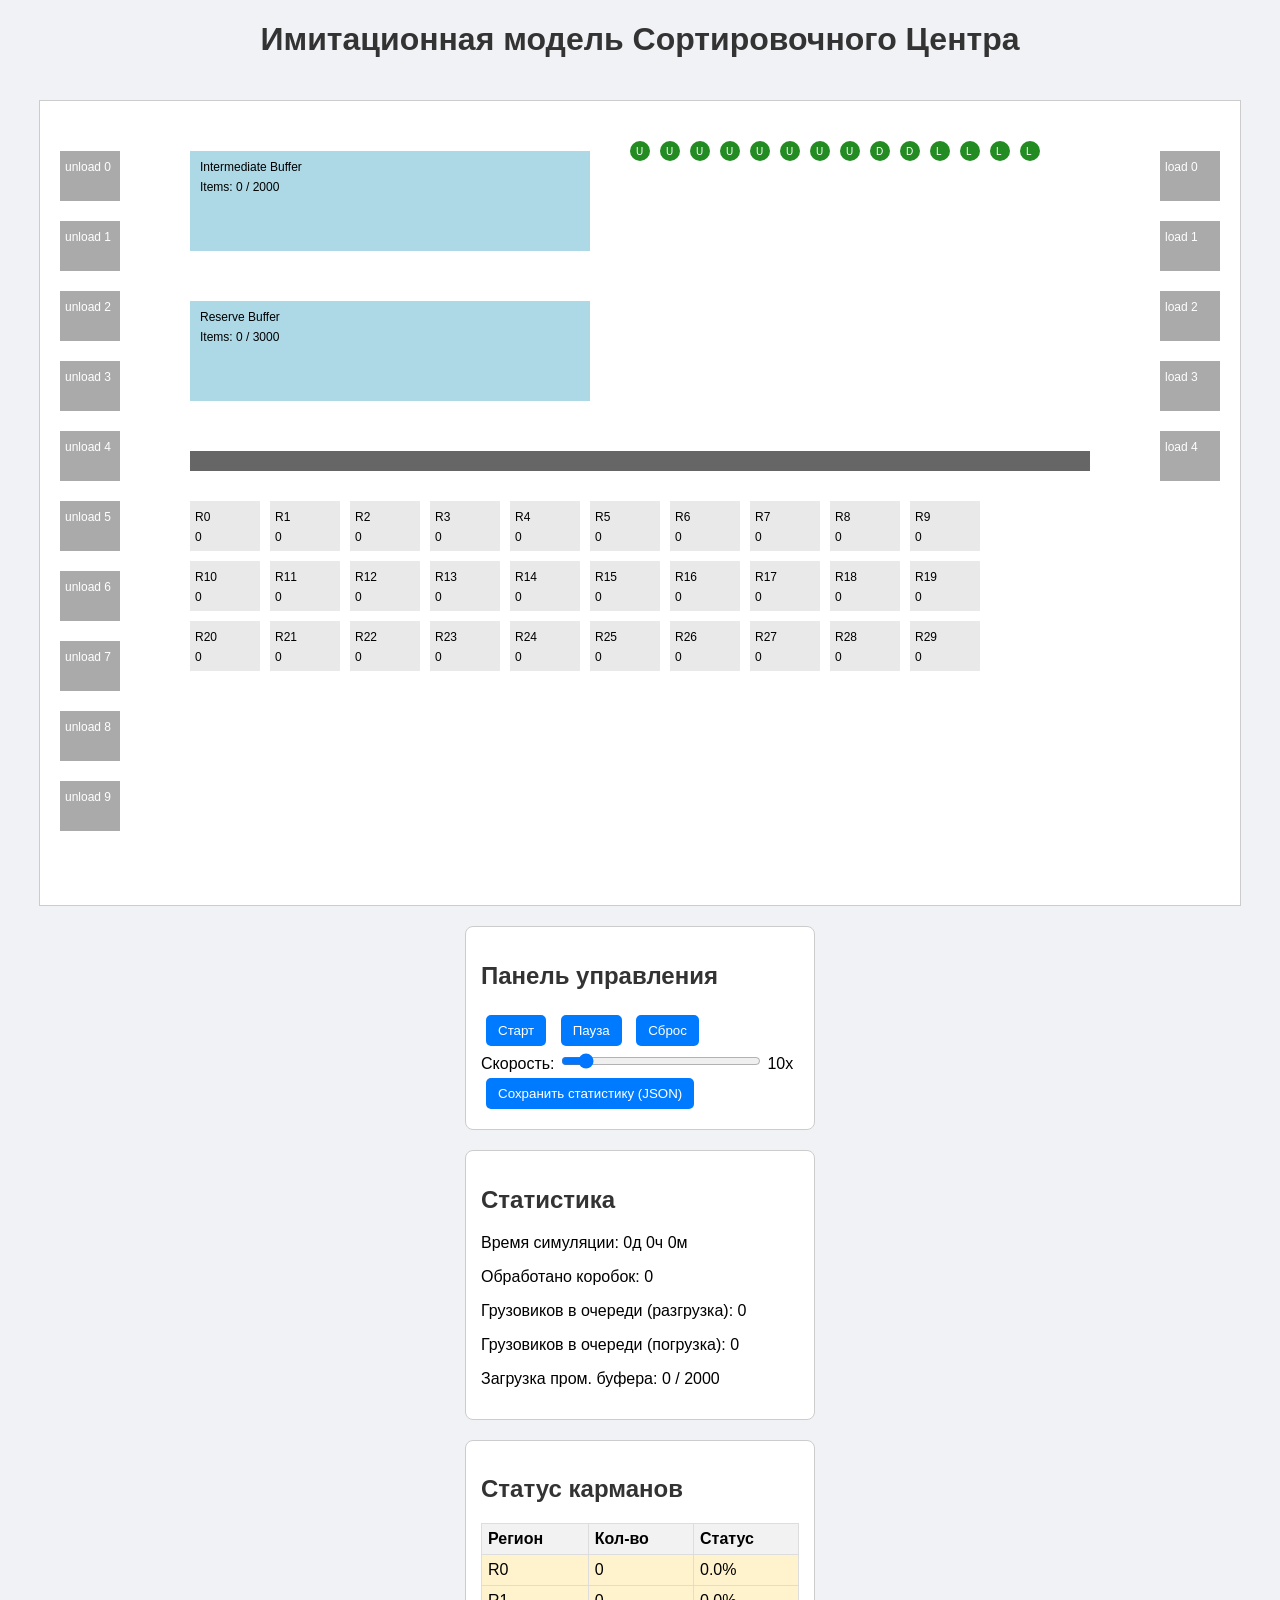
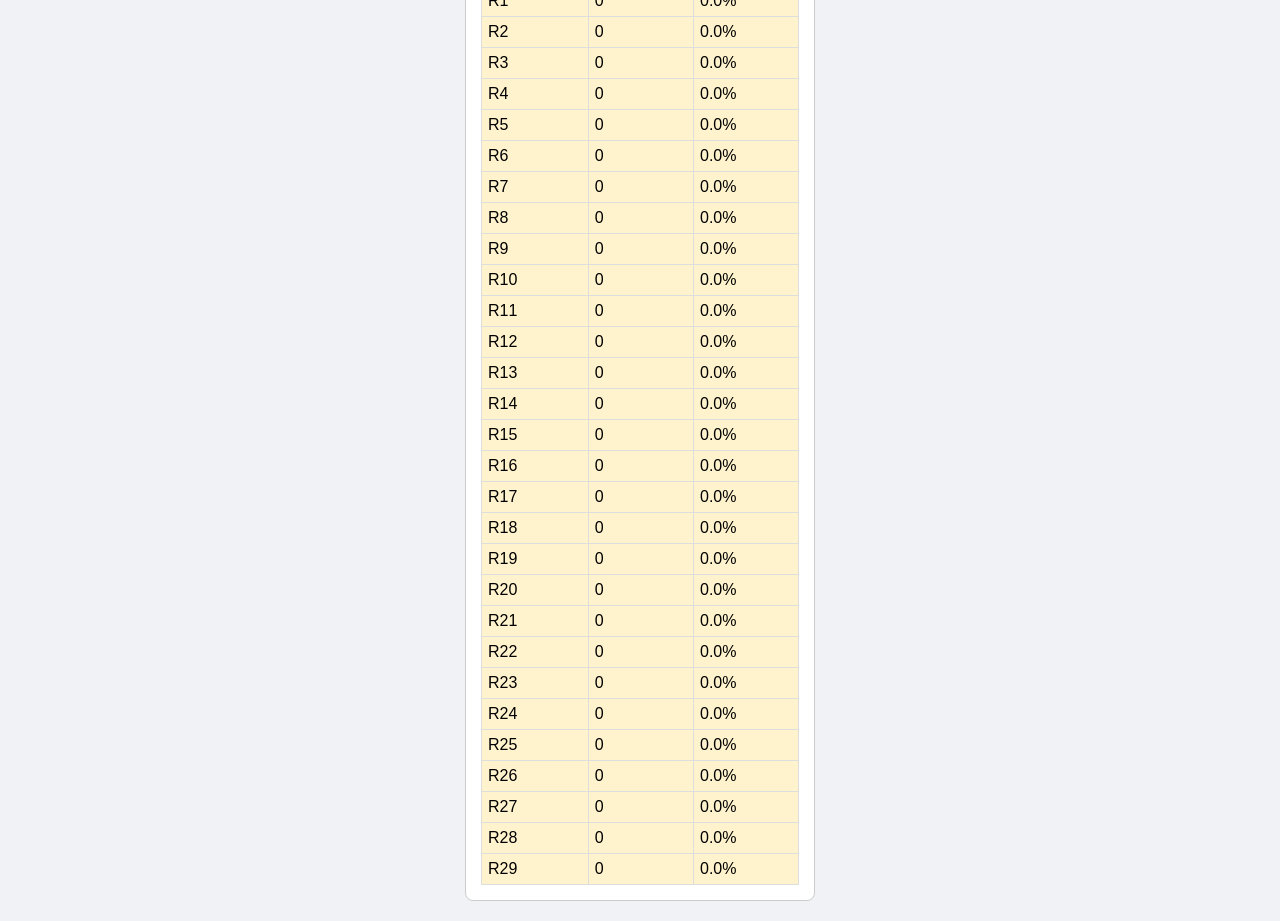
<file: versions/gemini-0/index.html>
<!DOCTYPE html>
<html lang="ru">
<head>
    <meta charset="UTF-8">
    <meta name="viewport" content="width=device-width, initial-scale=1.0">
    <title>Имитационная модель Сортировочного Центра</title>
    <link rel="stylesheet" href="style.css">
</head>
<body>
    <h1>Имитационная модель Сортировочного Центра</h1>

    <div id="main-container">
        <div id="canvas-container">
            <canvas id="simulationCanvas" width="1200" height="800"></canvas>
        </div>
        
        <div id="controls-and-stats">
            <div id="controls">
                <h2>Панель управления</h2>
                <button id="startButton">Старт</button>
                <button id="pauseButton">Пауза</button>
                <button id="resetButton">Сброс</button>
                <br>
                <label for="speedSlider">Скорость:</label>
                <input type="range" id="speedSlider" min="1" max="100" value="10">
                <span id="speedValue">10x</span>
                <br>
                <button id="saveStatsButton">Сохранить статистику (JSON)</button>
            </div>

            <div id="stats">
                <h2>Статистика</h2>
                <p>Время симуляции: <span id="timeValue">0д 0ч 0м</span></p>
                <p>Обработано коробок: <span id="boxesProcessedValue">0</span></p>
                <p>Грузовиков в очереди (разгрузка): <span id="unloadQueueValue">0</span></p>
                <p>Грузовиков в очереди (погрузка): <span id="loadQueueValue">0</span></p>
                <p>Загрузка пром. буфера: <span id="bufferFillValue">0 / 0</span></p>
            </div>

            <div id="pockets-stats">
                <h2>Статус карманов</h2>
                <table id="pocketsTable">
                    <thead>
                        <tr>
                            <th>Регион</th>
                            <th>Кол-во</th>
                            <th>Статус</th>
                        </tr>
                    </thead>
                    <tbody>
                        <!-- Динамически заполняется -->
                    </tbody>
                </table>
            </div>
        </div>
    </div>

    <script type="module" src="simulation.js"></script>
</body>
</html>
</file>
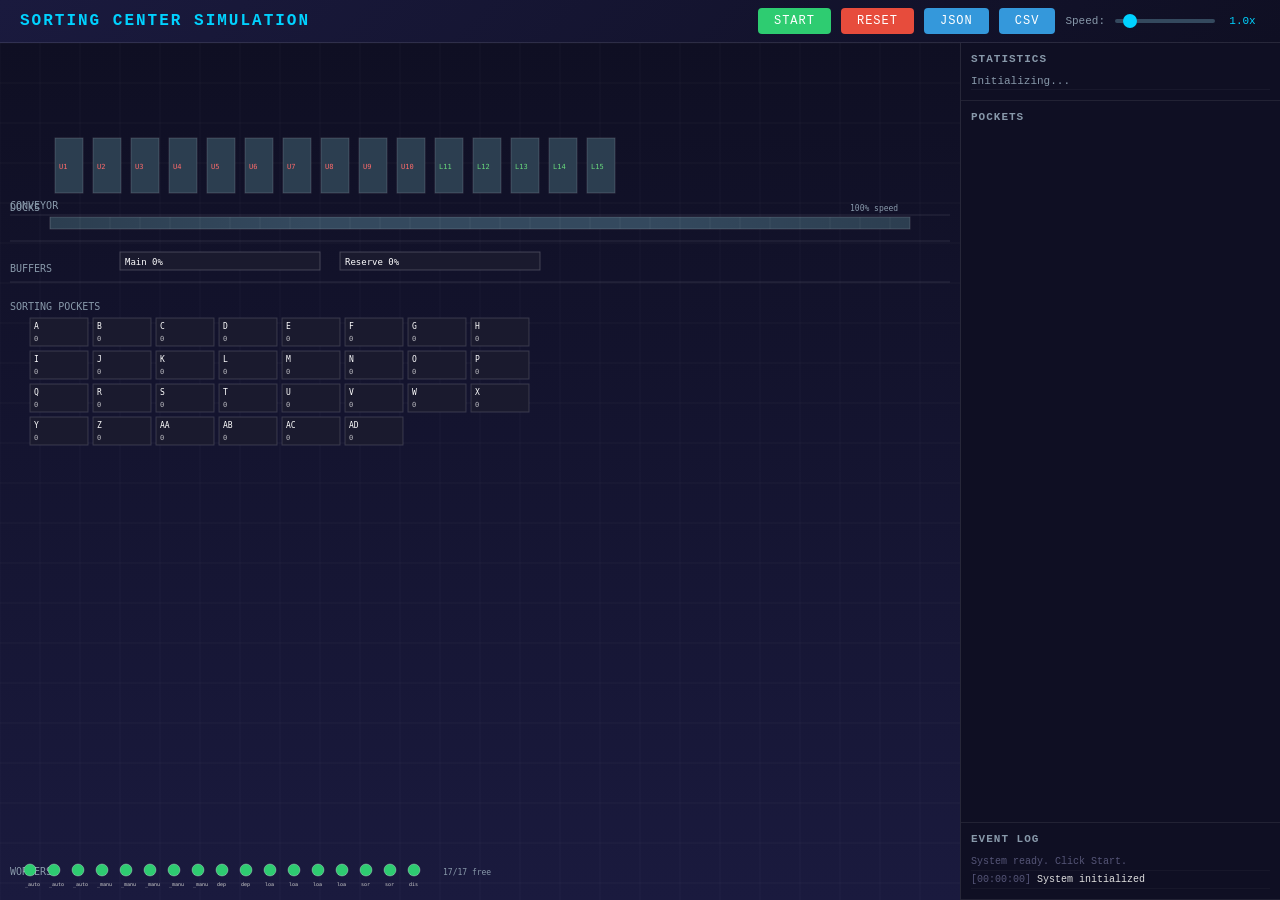
<file: versions/open-code-ds-max-0/index.html>
<!DOCTYPE html>
<html lang="ru">
<head>
<meta charset="UTF-8">
<meta name="viewport" content="width=device-width, initial-scale=1.0">
<title>Сортировочный центр — Имитационная модель</title>
<style>
*{margin:0;padding:0;box-sizing:border-box}
html,body{width:100%;height:100%;overflow:hidden;background:#0a0a1a;color:#e0e0e0;font-family:Consolas,'Courier New',monospace}
.app-container{display:flex;flex-direction:column;width:100%;height:100%}
.header{background:linear-gradient(135deg,#1a1a3e,#0f0f23);padding:8px 20px;border-bottom:1px solid rgba(255,255,255,0.1);display:flex;align-items:center;justify-content:space-between;flex-shrink:0}
.header h1{font-size:16px;color:#00d2ff;letter-spacing:2px;text-transform:uppercase}
.controls{display:flex;align-items:center;gap:10px}
.controls label{font-size:11px;color:#8899aa}
.btn{padding:6px 16px;border:none;border-radius:4px;font-family:inherit;font-size:12px;cursor:pointer;transition:all .2s;text-transform:uppercase;letter-spacing:1px}
.btn-start{background:#2ecc71;color:#fff}.btn-start:hover{background:#27ae60}
.btn-pause{background:#f39c12;color:#fff}.btn-pause:hover{background:#e67e22}
.btn-reset{background:#e74c3c;color:#fff}.btn-reset:hover{background:#c0392b}
.btn-export{background:#3498db;color:#fff}.btn-export:hover{background:#2980b9}
input[type=range]{width:100px;height:4px;-webkit-appearance:none;appearance:none;background:#34495e;border-radius:2px;outline:none}
input[type=range]::-webkit-slider-thumb{-webkit-appearance:none;appearance:none;width:14px;height:14px;border-radius:50%;background:#00d2ff;cursor:pointer}
#speed-value{font-size:11px;color:#00d2ff;min-width:35px;text-align:center}
.main-content{display:flex;flex:1;min-height:0;overflow:hidden}
.canvas-container{flex:1;min-width:0;position:relative;overflow:hidden}
#sim-canvas{width:100%;height:100%;display:block}
.sidebar{width:320px;background:#0f0f23;border-left:1px solid rgba(255,255,255,0.1);display:flex;flex-direction:column;overflow:hidden;flex-shrink:0}
.sidebar-section{padding:10px;border-bottom:1px solid rgba(255,255,255,0.08)}
.sidebar-section h3{font-size:11px;color:#8899aa;text-transform:uppercase;letter-spacing:1px;margin-bottom:8px}
#stats-panel{font-size:11px}
.stat-row{display:flex;justify-content:space-between;padding:2px 0;border-bottom:1px solid rgba(255,255,255,0.04)}
.stat-label{color:#8899aa}.stat-value{color:#e0e0e0;text-align:right}
#pocket-table{flex:1;overflow-y:auto;font-size:10px}
#pocket-table table{width:100%;border-collapse:collapse}
#pocket-table th{position:sticky;top:0;background:#1a1a3e;padding:4px 6px;text-align:left;font-size:9px;color:#8899aa;text-transform:uppercase;letter-spacing:.5px;border-bottom:1px solid rgba(255,255,255,0.1)}
#pocket-table td{padding:3px 6px;border-bottom:1px solid rgba(255,255,255,0.04)}
.status-ready{color:#2ecc71;font-weight:bold}
.status-full{color:#e74c3c;font-weight:bold}
.status-mid{color:#f39c12}
.status-ok{color:#3498db}
#log-panel{max-height:150px;overflow-y:auto;font-size:10px;line-height:1.5}
.log-entry{padding:1px 0;border-bottom:1px solid rgba(255,255,255,0.03)}
.log-time{color:#555577}
#log-panel::-webkit-scrollbar,#pocket-table::-webkit-scrollbar{width:4px}
#log-panel::-webkit-scrollbar-track,#pocket-table::-webkit-scrollbar-track{background:transparent}
#log-panel::-webkit-scrollbar-thumb,#pocket-table::-webkit-scrollbar-thumb{background:#34495e;border-radius:2px}
</style>
</head>
<body>
<div class="app-container">
<header class="header">
<h1>Sorting Center Simulation</h1>
<div class="controls">
<button id="btn-start" class="btn btn-start">Start</button>
<button id="btn-reset" class="btn btn-reset">Reset</button>
<button id="btn-export-json" class="btn btn-export">JSON</button>
<button id="btn-export-csv" class="btn btn-export">CSV</button>
<label for="speed-slider">Speed:</label>
<input type="range" id="speed-slider" min="0.1" max="10" step="0.1" value="1">
<span id="speed-value">1.0x</span>
</div>
</header>
<div class="main-content">
<div class="canvas-container">
<canvas id="sim-canvas"></canvas>
</div>
<aside class="sidebar">
<div class="sidebar-section">
<h3>Statistics</h3>
<div id="stats-panel"><div class="stat-row"><span class="stat-label">Initializing...</span></div></div>
</div>
<div class="sidebar-section" style="flex:1;display:flex;flex-direction:column;overflow:hidden;">
<h3>Pockets</h3>
<div id="pocket-table"></div>
</div>
<div class="sidebar-section">
<h3>Event Log</h3>
<div id="log-panel"><div class="log-entry"><span class="log-time">System ready. Click Start.</span></div></div>
</div>
</aside>
</div>
</div>
<div id="init-error" style="display:none;position:fixed;top:0;left:0;right:0;bottom:0;background:#1a0000;color:#ff4444;padding:40px;font-family:monospace;z-index:9999;overflow:auto"></div>

<script>
(function(){
"use strict";

// ─── CONFIG ─────────────────────────────────────────────────
var CONFIG = {
    unloadDocks:10, loadDocks:5, pockets:30,
    pocketCapacity:500, pocketThreshold:400,
    bufferCapacity:2000, reserveBufferCapacity:3000,
    autoUnloadSpeed:3000, manualUnloadSpeed:400,
    autoUnloadWorkers:3, manualUnloadWorkers:5,
    depalletizerCount:2, loaderCount:4,
    conveyorSpeed:35000, inboundIntensity:2000,
    sorterCount:2,
    autoUnloadTime:2000, manualUnloadTime:12000,
    palletUnloadTime:90000, depalletizeTime:600000,
    itemUnloadTime:15000, loadTime:10000,
    balanceCheckInterval:30000
};

// ─── ID COUNTERS ────────────────────────────────────────────
function makeIdCounter(){var n=1;return{next:function(){return n++},reset:function(){n=1}}}

var idCounters={
    Truck:makeIdCounter(),Box:makeIdCounter(),Pallet:makeIdCounter(),
    Item:makeIdCounter(),Worker:makeIdCounter(),
    ConveyorBelt:makeIdCounter(),Dock:makeIdCounter(),
    Pocket:makeIdCounter(),Buffer:makeIdCounter()
};
function resetAllIds(){for(var k in idCounters)idCounters[k].reset()}

// ─── UTILITIES ──────────────────────────────────────────────
function formatTime(ms){
    var h=Math.floor(ms/3600000),m=Math.floor((ms%3600000)/60000),s=Math.floor((ms%60000)/1000);
    return (h<10?'0':'')+h+':'+(m<10?'0':'')+m+':'+(s<10?'0':'')+s
}
function poissonInterval(mean){return -Math.log(1-Math.random())*mean}
function randomInt(min,max){return Math.floor(Math.random()*(max-min+1))+min}

function generateRegions(count){
    var r=[];
    for(var i=0;i<count;i++){
        if(i<26)r.push(String.fromCharCode(65+i));
        else{var f=Math.floor((i-26)/26),s=(i-26)%26;r.push(String.fromCharCode(65+f)+String.fromCharCode(65+s))}
    }
    return r
}

// ─── CLASSES ────────────────────────────────────────────────
function Box(weight,destRegion){this.id=idCounters.Box.next();this.weight=weight;this.destRegion=destRegion;this.isOnPallet=false}
function Item(weight,destRegion,fragile){this.id=idCounters.Item.next();this.weight=weight;this.destRegion=destRegion;this.fragile=!!fragile}
function Pallet(numBoxes,destRegions){
    this.id=idCounters.Pallet.next();this.numBoxes=numBoxes;this.destRegions=destRegions;this.weight=numBoxes*5;
    this.unpack=function(){
        var boxes=[];
        for(var i=0;i<this.numBoxes;i++){
            var region=this.destRegions[Math.floor(Math.random()*this.destRegions.length)];
            var box=new Box(5+Math.random()*10,region);box.isOnPallet=true;boxes.push(box)
        }
        return boxes
    }
}
function Truck(type,capacity,destRegion){
    this.id=idCounters.Truck.next();this.type=type;this.load=[];this.arrivalTime=0;this.scheduledTime=0;this.capacity=capacity;this.destRegion=destRegion;
    this.unload=function(){var l=this.load;this.load=[];return l};
    this.load=function(boxes){this.load.push.apply(this.load,boxes)};
    this.depart=function(){var l=this.load;this.load=[];return l}
}
function Worker(role,speed){
    this.id=idCounters.Worker.next();this.role=role;this.speed=speed;this.currentTask=null;this.busy=false;this.totalProcessed=0;
    this.assignTask=function(t){this.currentTask=t;this.busy=true};
    this.completeTask=function(){this.currentTask=null;this.busy=false}
}
function ConveyorBelt(speed,maxBuffer){
    this.id=idCounters.ConveyorBelt.next();this.speed=speed;this.buffer=[];this.maxBuffer=maxBuffer||200;
    this.process=function(){return this.buffer.length>0?this.buffer.shift():null};
    this.addBox=function(item){if(this.buffer.length<this.maxBuffer){this.buffer.push(item);return true}return false}
}
function Dock(type){
    this.id=idCounters.Dock.next();this.type=type;this.currentTruck=null;this.queue=[];this.busy=false;this.totalProcessed=0;
    this.assignTruck=function(truck){
        if(this.currentTruck){this.queue.push(truck);return false}
        this.currentTruck=truck;this.busy=true;return true
    };
    this.free=function(){
        var processed=this.currentTruck;this.currentTruck=null;this.busy=false;
        if(this.queue.length>0){var next=this.queue.shift();this.assignTruck(next);return next}
        return null
    }
}
function Pocket(region,capacity,threshold){
    this.id=idCounters.Pocket.next();this.region=region;this.capacity=capacity;this.boxes=[];this.threshold=threshold;
    this.addBox=function(box){if(this.boxes.length<this.capacity){this.boxes.push(box);return true}return false};
    this.isReadyToShip=function(){return this.boxes.length>=this.threshold};
    this.clear=function(){var s=this.boxes;this.boxes=[];return s}
}
function Buffer(maxCapacity){
    this.id=idCounters.Buffer.next();this.maxCapacity=maxCapacity;this.items=[];
    this.add=function(item){if(this.items.length<this.maxCapacity){this.items.push(item);return true}return false};
    this.remove=function(){return this.items.shift()||null}
}
Object.defineProperty(Buffer.prototype,'fillLevel',{get:function(){return this.maxCapacity>0?this.items.length/this.maxCapacity:0}});

// ─── STATISTICS ─────────────────────────────────────────────
function StatisticsCollector(){
    this.events=[];this.startTime=Date.now();
    this.logEvent=function(ev){this.events.push({timestamp:ev.timestamp||0,stage:ev.stage||'',entityId:ev.entityId||'',action:ev.action||'',details:ev.details||'',realTime:new Date().toISOString()})};
    this.generateSummary=function(){
        var stages={},byAction={};
        for(var i=0;i<this.events.length;i++){var e=this.events[i];stages[e.stage]=(stages[e.stage]||0)+1;byAction[e.action]=(byAction[e.action]||0)+1}
        return{totalEvents:this.events.length,stages:stages,byAction:byAction,runDurationMs:Date.now()-this.startTime,generatedAt:new Date().toISOString()}
    };
    this.saveToJSON=function(){this._download(JSON.stringify({events:this.events,summary:this.generateSummary()},null,2),'simulation_stats.json','application/json')};
    this.saveToCSV=function(){
        var h=['timestamp','stage','entityId','action','details','realTime'];
        var rows=this.events.map(function(e){return[e.timestamp,e.stage,e.entityId,e.action,'"'+e.details.replace(/"/g,'""')+'"',e.realTime]});
        this._download([h.join(','),rows.map(function(r){return r.join(',')}).join('\n')].join('\n'),'simulation_stats.csv','text/csv')
    };
    this._download=function(content,filename,mimeType){
        var blob=new Blob([content],{type:mimeType});
        if(window.showSaveFilePicker){window.showSaveFilePicker({suggestedName:filename}).then(function(h){return h.createWritable()}).then(function(w){return w.write(blob)}).then(function(w){return w.close()}).catch(function(){_fallbackDownload(blob,filename)})}
        else _fallbackDownload(blob,filename)
    };
    function _fallbackDownload(blob,filename){
        var url=URL.createObjectURL(blob);var a=document.createElement('a');a.href=url;a.download=filename;document.body.appendChild(a);a.click();document.body.removeChild(a);URL.revokeObjectURL(url)
    }
}

// ─── SIMULATION ENGINE ──────────────────────────────────────
function SimulationEngine(config){
    var self=this;
    self.time=0;self.speed=1;self.isRunning=false;self.eventQueue=[];self.config=config||CONFIG;
    self.totalBoxesProcessed=0;self.totalBoxesSorted=0;self.totalBoxesShipped=0;
    self.totalTrucksArrived=0;self.totalTrucksShipped=0;
    self.docks=[];self.conveyors=[];self.pockets=[];self.buffers={};self.workers=[];self.callbacks={};self._stats=null;
    self.regions=generateRegions(self.config.pockets);
    self.init();

    self.setStatsCollector=function(c){self._stats=c};
    self.on=function(ev,cb){self.callbacks[ev]=cb};
    self.emit=function(ev,data){if(self.callbacks[ev]){try{self.callbacks[ev](data)}catch(e){console.warn('cb err',e)}}};

    self.scheduleEvent=function(ev,delay){
        var t=self.time+Math.max(0,delay);ev.time=t;
        var idx=self.eventQueue.length;
        for(var i=0;i<self.eventQueue.length;i++){if(self.eventQueue[i].time>t){idx=i;break}}
        self.eventQueue.splice(idx,0,ev)
    };

    self.step=function(){
        if(self.eventQueue.length===0)return false;
        var ev=self.eventQueue.shift();self.time=ev.time;self.processEvent(ev);return true
    };

    self.processEvent=function(ev){
        if(self._stats)self._stats.logEvent({timestamp:self.time,stage:ev.stage||ev.type||'',entityId:ev.entityId||'',action:ev.type||'',details:ev.details||''});
        switch(ev.type){
            case'ARRIVAL_TRUCK':self.handleArrival(ev);break;
            case'UNLOAD_COMPLETE':self.handleUnloadComplete(ev);break;
            case'PALLET_UNPACK_COMPLETE':self.handlePalletUnpackComplete(ev);break;
            case'SORTING_STEP':self.handleSortingStep(ev);break;
            case'POCKET_THRESHOLD_REACHED':self.handlePocketThreshold(ev);break;
            case'SHIPMENT_LOAD_COMPLETE':self.handleShipmentLoadComplete(ev);break;
            case'BALANCE_CHECK':self.balanceSystem();self.scheduleEvent({type:'BALANCE_CHECK'},self.config.balanceCheckInterval);break;
            case'GENERATE_INBOUND':self.generateInboundTruck();break;
            case'SORTING_CYCLE':self.sortingCycle();break;
            case'LOAD_DOCK_CHECK':self.checkLoadDockQueue(ev);break
        }
        self.emit('statsUpdate',self.getStats())
    };

    self.logEvent=function(ev){if(self._stats)self._stats.logEvent(ev)};
}

SimulationEngine.prototype.init=function(){
    var self=this,c=self.config;
    for(var i=0;i<c.unloadDocks;i++)self.docks.push(new Dock('unload'));
    for(var i=0;i<c.loadDocks;i++)self.docks.push(new Dock('load'));
    self.conveyors.push(new ConveyorBelt(c.conveyorSpeed,500));
    for(var i=0;i<c.pockets;i++)self.pockets.push(new Pocket(self.regions[i%self.regions.length],c.pocketCapacity,c.pocketThreshold));
    self.buffers.main=new Buffer(c.bufferCapacity);
    self.buffers.reserve=new Buffer(c.reserveBufferCapacity);
    self.buffers.preSort=new Buffer(1000);
    for(var i=0;i<c.autoUnloadWorkers;i++)self.workers.push(new Worker('unloader_auto',c.autoUnloadSpeed));
    for(var i=0;i<c.manualUnloadWorkers;i++)self.workers.push(new Worker('unloader_manual',c.manualUnloadSpeed));
    for(var i=0;i<c.depalletizerCount;i++)self.workers.push(new Worker('depalletizer',600));
    for(var i=0;i<c.loaderCount;i++)self.workers.push(new Worker('loader',360));
    for(var i=0;i<c.sorterCount;i++)self.workers.push(new Worker('sorter_manual',500));
    self.workers.push(new Worker('dispatcher',0))
};

SimulationEngine.prototype.generateInboundTruck=function(){
    var self=this,c=self.config;var truck=new Truck('incoming',500+Math.random()*500,null);
    var loadType=Math.random(),numItems=randomInt(50,250);
    if(loadType<0.35){
        for(var i=0;i<numItems;i++){var region=self.regions[Math.floor(Math.random()*self.regions.length)];truck.load.push(new Box(randomInt(1,25),region))}
    }else if(loadType<0.65){
        var numPallets=Math.floor(3+Math.random()*8);
        var palletRegions=self.regions.slice(0,6);
        for(var i=0;i<numPallets;i++)truck.load.push(new Pallet(randomInt(10,50),palletRegions))
    }else{
        var numBoxes=Math.floor(numItems*0.6);
        for(var i=0;i<numBoxes;i++){var region=self.regions[Math.floor(Math.random()*self.regions.length)];truck.load.push(new Box(randomInt(1,25),region))}
        var numPallets=Math.floor(2+Math.random()*4);
        var palletRegions=self.regions.slice(0,6);
        for(var i=0;i<numPallets;i++)truck.load.push(new Pallet(randomInt(10,30),palletRegions))
    }
    truck.arrivalTime=self.time;self.totalTrucksArrived++;
    self.scheduleEvent({type:'ARRIVAL_TRUCK',truck:truck,entityId:truck.id,stage:'arrival',details:'Truck '+truck.id+' arrived with '+truck.load.length+' items'},0);
    var loadCount=truck.load.length;var meanInterval=3600000/c.inboundIntensity*(loadCount/150);
    var nextInterval=poissonInterval(meanInterval);self.scheduleEvent({type:'GENERATE_INBOUND'},Math.max(1000,nextInterval));
    self.emit('truckArrived',{truck:truck,time:self.time})
};

SimulationEngine.prototype.handleArrival=function(ev){
    var self=this;var truck=ev.truck;
    var unloadDocks=self.docks.filter(function(d){return d.type==='unload'});
    var freeDock=null;for(var i=0;i<unloadDocks.length;i++){if(!unloadDocks[i].busy){freeDock=unloadDocks[i];break}}
    if(freeDock){freeDock.assignTruck(truck);self.startUnloading(truck,freeDock)}
    else{
        var best=unloadDocks[0];for(var i=1;i<unloadDocks.length;i++){if(unloadDocks[i].queue.length<best.queue.length)best=unloadDocks[i]}
        best.queue.push(truck);self.emit('truckQueued',{truck:truck,dock:best,time:self.time})
    }
};

SimulationEngine.prototype.startUnloading=function(truck,dock){
    var self=this,c=self.config;var totalTime=0,boxCount=0,palletCount=0,itemCount=0;
    for(var i=0;i<truck.load.length;i++){var item=truck.load[i];
        if(item instanceof Pallet){totalTime+=c.palletUnloadTime;palletCount++}
        else if(item instanceof Box){totalTime+=c.autoUnloadTime;boxCount++}
        else if(item instanceof Item){totalTime+=c.itemUnloadTime;itemCount++}
    }
    var auto=self.workers.filter(function(w){return w.role==='unloader_auto'&&!w.busy});
    var manual=self.workers.filter(function(w){return w.role==='unloader_manual'&&!w.busy});
    var available=auto.concat(manual);var workersToAssign=Math.min(available.length,4);
    for(var i=0;i<workersToAssign;i++)available[i].assignTask({type:'unload',truck:truck,dock:dock,startTime:self.time});
    var timeReduction=1+workersToAssign*0.4;
    self.scheduleEvent({type:'UNLOAD_COMPLETE',truck:truck,dock:dock,workers:available.slice(0,workersToAssign),entityId:truck.id,stage:'unloading',details:boxCount+' boxes, '+palletCount+' pallets, '+itemCount+' items, '+workersToAssign+' workers'},totalTime/timeReduction)
};

SimulationEngine.prototype.handleUnloadComplete=function(ev){
    var self=this;var truck=ev.truck,dock=ev.dock,workers=ev.workers;var items=truck.unload();
    for(var i=0;i<items.length;i++){
        var item=items[i];
        if(item instanceof Pallet){
            self.scheduleEvent({type:'PALLET_UNPACK_COMPLETE',pallet:item,entityId:item.id,stage:'depalletizing',details:'Pallet '+item.id+' with '+item.numBoxes+' boxes'},self.config.depalletizeTime)
        }else{var added=self.buffers.main.add(item);if(!added)self.buffers.reserve.add(item);self.totalBoxesProcessed++}
    }
    if(workers)for(var i=0;i<workers.length;i++)if(workers[i])workers[i].completeTask();
    var allW=self.workers.filter(function(w){return w.role==='unloader_auto'||w.role==='unloader_manual'});
    for(var i=0;i<allW.length;i++){if(allW[i].currentTask&&allW[i].currentTask.truck===truck)allW[i].completeTask()}
    dock.totalProcessed+=items.length;
    var next=dock.free();if(next)self.startUnloading(next,dock);
    self.emit('unloadComplete',{truck:truck,dock:dock,time:self.time})
};

SimulationEngine.prototype.handlePalletUnpackComplete=function(ev){
    var self=this;var pallet=ev.pallet;var boxes=pallet.unpack();
    var d=self.workers.filter(function(w){return w.role==='depalletizer'&&!w.busy});
    if(d.length>0){d[0].assignTask({type:'depalletize',pallet:pallet});for(var i=0;i<boxes.length;i++){var added=self.buffers.main.add(boxes[i]);if(!added)self.buffers.reserve.add(boxes[i]);self.totalBoxesProcessed++}d[0].completeTask()}
    else{for(var i=0;i<boxes.length;i++){var added=self.buffers.main.add(boxes[i]);if(!added)self.buffers.reserve.add(boxes[i]);self.totalBoxesProcessed++}}
    self.emit('palletUnpacked',{pallet:pallet,boxes:boxes.length,time:self.time})
};

SimulationEngine.prototype.sortingCycle=function(){
    var self=this;var conveyor=self.conveyors[0];
    var ratePerSecond=self.config.conveyorSpeed/3600;
    var boxesToSort=Math.min(Math.ceil(ratePerSecond*1),self.buffers.main.items.length);
    for(var i=0;i<boxesToSort;i++){var item=self.buffers.main.remove();if(!item)break;conveyor.addBox(item);self.scheduleEvent({type:'SORTING_STEP',box:item,entityId:item.id||'',stage:'sorting',details:'Item '+(item.id||'')+' -> '+item.destRegion},i*5)}
    self.scheduleEvent({type:'SORTING_CYCLE'},1000)
};

SimulationEngine.prototype.handleSortingStep=function(ev){
    var self=this;var box=ev.box;
    if(!box||!(box instanceof Box||box instanceof Item))return;
    var pocket=null;for(var i=0;i<self.pockets.length;i++){if(self.pockets[i].region===box.destRegion){pocket=self.pockets[i];break}}
    if(!pocket)pocket=self.pockets[Math.floor(Math.random()*self.pockets.length)];
    var sorter=null;for(var i=0;i<self.workers.length;i++){if(self.workers[i].role==='sorter_manual'&&!self.workers[i].busy){sorter=self.workers[i];break}}
    if(sorter){sorter.assignTask({type:'sort',box:box});sorter.totalProcessed++;sorter.completeTask()}
    var added=pocket.addBox(box);if(!added){self.buffers.reserve.add(box);self.emit('pocketFull',{pocket:pocket,box:box,time:self.time})}else self.totalBoxesSorted++;
    if(pocket.isReadyToShip())self.scheduleEvent({type:'POCKET_THRESHOLD_REACHED',pocket:pocket,entityId:pocket.id,stage:'accumulation',details:'Pocket '+pocket.id+' ('+pocket.region+') ready with '+pocket.boxes.length+' boxes'},100);
    self.emit('boxSorted',{box:box,pocket:pocket,time:self.time})
};

SimulationEngine.prototype.handlePocketThreshold=function(ev){
    var self=this;var pocket=ev.pocket;if(pocket.boxes.length<pocket.threshold)return;
    var loadDocks=self.docks.filter(function(d){return d.type==='load'});
    var loadDock=null;for(var i=0;i<loadDocks.length;i++){if(!loadDocks[i].busy){loadDock=loadDocks[i];break}}
    if(loadDock){var truck=new Truck('outgoing',self.config.pocketCapacity,pocket.region);loadDock.assignTruck(truck);self.startLoading(truck,loadDock,pocket)}
    else{loadDock=loadDocks.reduce(function(a,b){return a.queue.length<=b.queue.length?a:b});loadDock.queue.push({pocket:pocket,region:pocket.region});self.scheduleEvent({type:'LOAD_DOCK_CHECK',dock:loadDock,entityId:loadDock.id,stage:'loading'},5000)}
};

SimulationEngine.prototype.checkLoadDockQueue=function(ev){
    var self=this;var dock=ev.dock;if(dock.busy)return;
    var loadDocks=self.docks.filter(function(d){return d.type==='load'});
    for(var i=0;i<loadDocks.length;i++){var ld=loadDocks[i];while(ld.queue.length>0&&!ld.busy){var entry=ld.queue.shift();if(entry.pocket){if(entry.pocket.boxes.length>=entry.pocket.threshold){var truck=new Truck('outgoing',self.config.pocketCapacity,entry.region);ld.assignTruck(truck);self.startLoading(truck,ld,entry.pocket)}else if(entry.pocket.boxes.length>0){ld.queue.unshift(entry);break}}}}
};

SimulationEngine.prototype.startLoading=function(truck,dock,pocket){
    var self=this;var boxes=pocket.clear();if(boxes.length===0){dock.free();return}
    var loaders=self.workers.filter(function(w){return w.role==='loader'&&!w.busy});var workersToAssign=Math.min(loaders.length,3);
    for(var i=0;i<workersToAssign;i++)loaders[i].assignTask({type:'load',truck:truck,dock:dock,pocket:pocket,startTime:self.time});
    var totalLoadTime=boxes.length*self.config.loadTime;var timeReduction=1+workersToAssign*0.5;
    self.scheduleEvent({type:'SHIPMENT_LOAD_COMPLETE',truck:truck,dock:dock,pocket:pocket,boxes:boxes,workers:loaders.slice(0,workersToAssign),entityId:truck.id,stage:'loading',details:boxes.length+' boxes to region '+pocket.region+', '+workersToAssign+' workers'},totalLoadTime/timeReduction);
    truck.load(boxes);self.emit('loadingStarted',{truck:truck,dock:dock,pocket:pocket,boxes:boxes.length,time:self.time})
};

SimulationEngine.prototype.handleShipmentLoadComplete=function(ev){
    var self=this;var truck=ev.truck,dock=ev.dock,boxes=ev.boxes,workers=ev.workers;
    var processed=truck.depart();self.totalBoxesShipped+=processed.length;self.totalTrucksShipped++;
    if(workers)for(var i=0;i<workers.length;i++)if(workers[i])workers[i].completeTask();
    var allL=self.workers.filter(function(w){return w.role==='loader'});
    for(var i=0;i<allL.length;i++){if(allL[i].currentTask&&allL[i].currentTask.truck===truck)allL[i].completeTask()}
    dock.totalProcessed+=processed.length;
    var nextEntry=dock.free();if(nextEntry&&nextEntry.pocket){if(nextEntry.pocket.boxes.length>=nextEntry.pocket.threshold){var nextTruck=new Truck('outgoing',self.config.pocketCapacity,nextEntry.region);dock.assignTruck(nextTruck);self.startLoading(nextTruck,dock,nextEntry.pocket)}else if(nextEntry.pocket.boxes.length>0){dock.queue.unshift(nextEntry)}}
    self.emit('truckDeparted',{truck:truck,boxesCount:processed.length,time:self.time})
};

SimulationEngine.prototype.balanceSystem=function(){
    var self=this;var mainFill=self.buffers.main.fillLevel;
    var reserveFill=self.buffers.reserve.fillLevel;
    var totalPocketBoxes=0;for(var i=0;i<self.pockets.length;i++)totalPocketBoxes+=self.pockets[i].boxes.length;
    var pocketFill=totalPocketBoxes/(self.pockets.length*self.config.pocketCapacity);
    var decisions=[];
    if(mainFill>0.8){self.conveyors[0].speed=Math.min(self.config.conveyorSpeed*1.3,60000);decisions.push('Increased conveyor speed (main buffer > 80%)')}
    else if(mainFill<0.3){self.conveyors[0].speed=self.config.conveyorSpeed;decisions.push('Normalized conveyor speed')}
    if(reserveFill>0.7){self.conveyors[0].speed=Math.min(self.conveyors[0].speed*1.2,70000);decisions.push('Boosted conveyor (reserve > 70%)')}
    if(pocketFill>0.8){var nt=Math.max(100,self.config.pocketThreshold-50);if(nt!==self.config.pocketThreshold){self.config.pocketThreshold=nt;decisions.push('Pocket threshold lowered to '+nt)}}
    else if(pocketFill<0.3){var nt=Math.min(self.config.pocketCapacity,self.config.pocketThreshold+50);if(nt!==self.config.pocketThreshold){self.config.pocketThreshold=nt;decisions.push('Pocket threshold raised to '+nt)}}
    for(var i=0;i<self.pockets.length;i++)self.pockets[i].threshold=self.config.pocketThreshold;
    self.emit('balanceUpdate',{mainFill:mainFill,reserveFill:reserveFill,pocketFill:pocketFill,conveyorSpeed:self.conveyors[0].speed,decisions:decisions,time:self.time})
};

SimulationEngine.prototype.start=function(){
    var self=this;if(self.isRunning)return;self.isRunning=true;
    self.scheduleEvent({type:'GENERATE_INBOUND'},500);
    self.scheduleEvent({type:'SORTING_CYCLE'},1000);
    self.scheduleEvent({type:'BALANCE_CHECK'},self.config.balanceCheckInterval);
    self.emit('statusChange','running')
};

SimulationEngine.prototype.pause=function(){var self=this;self.isRunning=false;self.emit('statusChange','paused')};

SimulationEngine.prototype.reset=function(){
    var self=this;self.isRunning=false;self.time=0;self.eventQueue=[];self.totalBoxesProcessed=0;self.totalBoxesSorted=0;self.totalBoxesShipped=0;self.totalTrucksArrived=0;self.totalTrucksShipped=0;
    self.docks=[];self.conveyors=[];self.pockets=[];self.buffers={};self.workers=[];self._stats=null;resetAllIds();self.init();self.emit('statusChange','reset')
};

SimulationEngine.prototype.getStats=function(){
    var self=this;
    var unloadDocks=self.docks.filter(function(d){return d.type==='unload'});
    var loadDocks=self.docks.filter(function(d){return d.type==='load'});
    var mb=self.buffers.main||{fillLevel:0,items:[]};var rb=self.buffers.reserve||{fillLevel:0,items:[]};
    var pocketStats=[];for(var i=0;i<self.pockets.length;i++){var p=self.pockets[i];pocketStats.push({id:p.id,region:p.region,count:p.boxes.length,capacity:p.capacity,fillPercent:(p.boxes.length/p.capacity*100).toFixed(1),ready:p.isReadyToShip()})}
    var ul={busy:0,total:unloadDocks.length,queueTotal:0};for(var i=0;i<unloadDocks.length;i++){if(unloadDocks[i].busy)ul.busy++;ul.queueTotal+=unloadDocks[i].queue.length}
    var ld={busy:0,total:loadDocks.length,queueTotal:0};for(var i=0;i<loadDocks.length;i++){if(loadDocks[i].busy)ld.busy++;ld.queueTotal+=loadDocks[i].queue.length}
    var workersAvail=0;for(var i=0;i<self.workers.length;i++){if(!self.workers[i].busy)workersAvail++}
    var pocketReady=0;for(var i=0;i<self.pockets.length;i++){if(self.pockets[i].isReadyToShip())pocketReady++}
    var convBuf=0;for(var i=0;i<self.conveyors.length;i++)convBuf+=self.conveyors[i].buffer.length;
    return{time:self.time,timeFormatted:formatTime(self.time),totalBoxesProcessed:self.totalBoxesProcessed,totalBoxesSorted:self.totalBoxesSorted,totalBoxesShipped:self.totalBoxesShipped,totalTrucksArrived:self.totalTrucksArrived,totalTrucksShipped:self.totalTrucksShipped,mainBufferFill:mb.fillLevel,mainBufferCount:mb.items.length,reserveBufferFill:rb.fillLevel,reserveBufferCount:rb.items.length,pocketStats:pocketStats,dockUtilization:{unload:ul,load:ld},workersAvailable:workersAvail,workersTotal:self.workers.length,conveyorBuffer:convBuf,pocketReadyCount:pocketReady,eventsQueued:self.eventQueue.length}
};

// ─── VISUALIZATION ──────────────────────────────────────────
function Visualization(canvas,engine){
    var self=this;
    self.canvas=canvas;self.ctx=canvas.getContext('2d');self.engine=engine;
    self.width=canvas.width;self.height=canvas.height;
    self.tooltip=null;self.animOffset=0;

    canvas.addEventListener('mousemove',function(e){
        var rect=canvas.getBoundingClientRect();
        var x=(e.clientX-rect.left)*(self.width/rect.width);
        var y=(e.clientY-rect.top)*(self.height/rect.height);
        self.tooltip=self.getTooltip(x,y)
    });
    canvas.addEventListener('mouseleave',function(){self.tooltip=null})
}

Visualization.prototype.render=function(){
    var ctx=this.ctx;if(!ctx)return;
    ctx.clearRect(0,0,this.width,this.height);
    this.drawBackground();this.drawDocks();this.drawConveyor();this.drawBuffers();this.drawPockets();this.drawWorkerBar();this.drawTooltip()
};

Visualization.prototype.drawBackground=function(){
    var ctx=this.ctx;
    var grad=ctx.createLinearGradient(0,0,0,this.height);
    grad.addColorStop(0,'#0f0f23');grad.addColorStop(1,'#1a1a3e');
    ctx.fillStyle=grad;ctx.fillRect(0,0,this.width,this.height);
    ctx.strokeStyle='rgba(255,255,255,0.03)';ctx.lineWidth=1;
    for(var x=0;x<this.width;x+=40){ctx.beginPath();ctx.moveTo(x,0);ctx.lineTo(x,this.height);ctx.stroke()}
    for(var y=0;y<this.height;y+=40){ctx.beginPath();ctx.moveTo(0,y);ctx.lineTo(this.width,y);ctx.stroke()}
};

Visualization.prototype.drawDocks=function(){
    var ctx=this.ctx;var dockY=95,dockW=28,dockH=55;
    ctx.fillStyle='#8899aa';ctx.font='10px monospace';ctx.fillText('DOCKS',10,dockY+dockH+18);
    for(var i=0;i<this.engine.docks.length;i++){
        var dock=this.engine.docks[i];var x=55+i*38;
        if(dock.busy){var g=ctx.createLinearGradient(x,dockY,x,dockY+dockH);if(dock.type==='unload'){g.addColorStop(0,'#c0392b');g.addColorStop(1,'#e74c3c')}else{g.addColorStop(0,'#27ae60');g.addColorStop(1,'#2ecc71')};ctx.fillStyle=g}
        else ctx.fillStyle='#2c3e50';
        ctx.fillRect(x,dockY,dockW,dockH);
        ctx.strokeStyle=dock.busy?'rgba(255,255,255,0.5)':'rgba(255,255,255,0.15)';ctx.lineWidth=dock.busy?2:1;ctx.strokeRect(x,dockY,dockW,dockH);
        if(dock.busy&&dock.currentTruck){ctx.fillStyle='#ffeb3b';ctx.beginPath();ctx.arc(x+dockW/2,dockY+dockH+8,3,0,Math.PI*2);ctx.fill();ctx.fillStyle='#aaa';ctx.font='6px monospace';ctx.fillText('#'+dock.currentTruck.id,x+2,dockY+dockH+16)}
        ctx.fillStyle=dock.type==='unload'?'#ff6b6b':'#69db7c';ctx.font='7px monospace';var si=dock.type==='unload'?'U':'L';ctx.fillText(si+dock.id,x+4,dockY+dockH/2+3);
        if(dock.queue.length>0){ctx.fillStyle='#ff9800';ctx.font='7px monospace';ctx.fillText('Q:'+dock.queue.length,x+4,dockY-4)}
    }
    var ly=dockY+dockH+22;ctx.strokeStyle='rgba(255,255,255,0.1)';ctx.lineWidth=1;ctx.beginPath();ctx.moveTo(10,ly);ctx.lineTo(this.width-10,ly);ctx.stroke()
};

Visualization.prototype.drawConveyor=function(){
    var ctx=this.ctx;var y=180;
    ctx.fillStyle='#8899aa';ctx.font='10px monospace';ctx.fillText('CONVEYOR',10,y-14);
    var beltX=50,beltW=this.width-100;
    var g=ctx.createLinearGradient(beltX,y,beltX+beltW,y);g.addColorStop(0,'#2c3e50');g.addColorStop(0.3,'#34495e');g.addColorStop(0.7,'#34495e');g.addColorStop(1,'#2c3e50');
    ctx.fillStyle=g;ctx.fillRect(beltX,y-6,beltW,12);ctx.strokeStyle='rgba(255,255,255,0.15)';ctx.lineWidth=1;ctx.strokeRect(beltX,y-6,beltW,12);
    for(var x=beltX;x<beltX+beltW;x+=30){ctx.strokeStyle='rgba(255,255,255,0.06)';ctx.lineWidth=1;ctx.beginPath();ctx.moveTo(x,y-6);ctx.lineTo(x,y+6);ctx.stroke()}
    this.animOffset=(this.animOffset+2*(this.engine.speed||1))%(Math.max(beltW-10,1));
    var items=this.engine.buffers.main?this.engine.buffers.main.items.slice(-15):[];
    var speed=this.engine.conveyors[0]?this.engine.conveyors[0].speed:35000;
    var speedNorm=speed/35000;
    for(var i=0;i<Math.min(items.length,15);i++){var p=(this.animOffset+i*25)%Math.max(beltW-20,1);var cx=beltX+10+p;var hue=(i*25)%360;ctx.fillStyle='hsl('+hue+',80%,60%)';ctx.shadowColor='hsl('+hue+',80%,60%)';ctx.shadowBlur=4;ctx.beginPath();ctx.arc(cx,y,4*speedNorm,0,Math.PI*2);ctx.fill();ctx.shadowBlur=0}
    ctx.fillStyle='#8899aa';ctx.font='8px monospace';ctx.fillText(Math.round(speedNorm*100)+'% speed',beltX+beltW-60,y-12);
    var ly=y+18;ctx.strokeStyle='rgba(255,255,255,0.1)';ctx.lineWidth=1;ctx.beginPath();ctx.moveTo(10,ly);ctx.lineTo(this.width-10,ly);ctx.stroke()
};

Visualization.prototype.drawBuffers=function(){
    var ctx=this.ctx;var yy=215,barW=200,barH=18;
    ctx.fillStyle='#8899aa';ctx.font='10px monospace';ctx.fillText('BUFFERS',10,yy+14);
    var mainFill=this.engine.buffers.main?this.engine.buffers.main.fillLevel:0;
    var reserveFill=this.engine.buffers.reserve?this.engine.buffers.reserve.fillLevel:0;
    ctx.fillStyle='#1a1a2e';ctx.fillRect(120,yy-6,barW,barH);
    var color=mainFill>0.8?'#e74c3c':mainFill>0.5?'#f39c12':'#2ecc71';ctx.fillStyle=color;ctx.fillRect(120,yy-6,barW*Math.min(1,mainFill),barH);
    ctx.strokeStyle='rgba(255,255,255,0.2)';ctx.strokeRect(120,yy-6,barW,barH);ctx.fillStyle='#fff';ctx.font='9px monospace';ctx.fillText('Main '+(mainFill*100).toFixed(0)+'%',125,yy+7);
    var bx2=340;ctx.fillStyle='#1a1a2e';ctx.fillRect(bx2,yy-6,barW,barH);
    color=reserveFill>0.7?'#e74c3c':reserveFill>0.4?'#f39c12':'#3498db';ctx.fillStyle=color;ctx.fillRect(bx2,yy-6,barW*Math.min(1,reserveFill),barH);
    ctx.strokeStyle='rgba(255,255,255,0.2)';ctx.strokeRect(bx2,yy-6,barW,barH);ctx.fillStyle='#fff';ctx.font='9px monospace';ctx.fillText('Reserve '+(reserveFill*100).toFixed(0)+'%',bx2+5,yy+7);
    var ly=yy+24;ctx.strokeStyle='rgba(255,255,255,0.1)';ctx.lineWidth=1;ctx.beginPath();ctx.moveTo(10,ly);ctx.lineTo(this.width-10,ly);ctx.stroke()
};

Visualization.prototype.drawPockets=function(){
    var ctx=this.ctx;var pocketW=58,pocketH=28,startX=30,startY=275,cols=8,gapX=5,gapY=5;
    ctx.fillStyle='#8899aa';ctx.font='10px monospace';ctx.fillText('SORTING POCKETS',10,startY-8);
    var pocketStats=this.engine.pockets||[];
    for(var i=0;i<pocketStats.length;i++){
        var pocket=pocketStats[i];var col=i%cols,row=Math.floor(i/cols);
        var x=startX+col*(pocketW+gapX),y=startY+row*(pocketH+gapY);
        var fillRatio=pocket.boxes.length/pocket.capacity;
        ctx.fillStyle='#1a1a2e';ctx.fillRect(x,y,pocketW,pocketH);
        var color;if(pocket.isReadyToShip())color='#2ecc71';else if(fillRatio>0.85)color='#e74c3c';else if(fillRatio>0.6)color='#f39c12';else if(fillRatio>0.3)color='#3498db';else color='#555577';
        ctx.fillStyle=color;ctx.fillRect(x+1,y+1,(pocketW-2)*Math.min(1,fillRatio),pocketH-2);
        ctx.strokeStyle=pocket.isReadyToShip()?'#2ecc71':'rgba(255,255,255,0.15)';ctx.lineWidth=pocket.isReadyToShip()?2:1;ctx.strokeRect(x,y,pocketW,pocketH);
        if(pocket.isReadyToShip()){ctx.fillStyle='#2ecc71';ctx.font='7px monospace';ctx.fillText('!',x+pocketW-12,y+10)}
        ctx.fillStyle='#fff';ctx.font='8px monospace';ctx.fillText(pocket.region,x+4,y+11);ctx.fillStyle='rgba(255,255,255,0.7)';ctx.font='7px monospace';ctx.fillText(''+pocket.boxes.length,x+4,y+23)
    }
};

Visualization.prototype.drawWorkerBar=function(){
    var ctx=this.ctx;var y=this.height-30,startX=30;
    ctx.fillStyle='#8899aa';ctx.font='10px monospace';ctx.fillText('WORKERS',10,y+5);
    var x=startX;
    for(var i=0;i<this.engine.workers.length;i++){
        var w=this.engine.workers[i];ctx.fillStyle=w.busy?'#e74c3c':'#2ecc71';ctx.beginPath();ctx.arc(x,y,6,0,Math.PI*2);ctx.fill();
        ctx.strokeStyle='rgba(255,255,255,0.3)';ctx.lineWidth=1;ctx.beginPath();ctx.arc(x,y,6,0,Math.PI*2);ctx.stroke();
        ctx.fillStyle='#ccc';ctx.font='5px monospace';
        var short=w.role.substring(0,2)==='un'?w.role.substring(8,13)||'unl':w.role.substring(0,3);ctx.fillText(short,x-5,y+16);
        if(w.busy){ctx.fillStyle='#ff6b6b';ctx.beginPath();ctx.arc(x+4,y-4,2,0,Math.PI*2);ctx.fill()}
        x+=24
    }
    var avail=0;for(var i=0;i<this.engine.workers.length;i++){if(!this.engine.workers[i].busy)avail++}
    ctx.fillStyle='#8899aa';ctx.font='8px monospace';ctx.fillText(avail+'/'+this.engine.workers.length+' free',x+5,y+5)
};

Visualization.prototype.drawTooltip=function(){
    if(this.tooltip){var ctx=this.ctx;ctx.fillStyle='rgba(0,0,0,0.85)';ctx.fillRect(10,this.height-18,ctx.measureText(this.tooltip).width+16,22);ctx.fillStyle='#fff';ctx.font='11px monospace';ctx.fillText(this.tooltip,18,this.height-3)}
};

Visualization.prototype.getTooltip=function(x,y){
    var e=this.engine;var pocketW=58,pocketH=28,startX=120,startY=330,cols=10,gapX=5,gapY=5;
    for(var i=0;i<e.pockets.length;i++){var col=i%cols,row=Math.floor(i/cols);var px=startX+col*(pocketW+gapX),py=startY+row*(pocketH+gapY);if(x>=px&&x<=px+pocketW&&y>=py&&y<=py+pocketH){var p=e.pockets[i];return 'P#'+p.id+' ['+p.region+']  '+p.boxes.length+'/'+p.capacity+'  '+(p.isReadyToShip()?'READY!':'filling...')}}
    var dockY=95,dockW=28,dockH=55;for(var i=0;i<e.docks.length;i++){var dx=55+i*38;if(x>=dx&&x<=dx+dockW&&y>=dockY&&y<=dockY+dockH){var d=e.docks[i];return 'Dock#'+d.id+' ['+(d.type==='unload'?'UNLOAD':'LOAD')+']  '+(d.busy?'Truck#'+d.currentTruck.id:'FREE')+'  Queue:'+d.queue.length}}
    var bufY=245;if(x>=120&&x<=320&&y>=bufY-8&&y<=bufY+12){var mf=(e.buffers.main?e.buffers.main.fillLevel*100:0).toFixed(1),mc=e.buffers.main?e.buffers.main.items.length:0;return'Main Buffer: '+mc+'/'+e.config.bufferCapacity+' ('+mf+'%)'}
    if(x>=340&&x<=540&&y>=bufY-8&&y<=bufY+12){var rf=(e.buffers.reserve?e.buffers.reserve.fillLevel*100:0).toFixed(1),rc=e.buffers.reserve?e.buffers.reserve.items.length:0;return'Reserve Buffer: '+rc+'/'+e.config.reserveBufferCapacity+' ('+rf+'%)'}
    return null
};

// ─── SIMULATION APP ─────────────────────────────────────────
function SimulationApp(canvasId,config){
    var self=this;
    self.canvas=document.getElementById(canvasId);if(!self.canvas)throw new Error('Canvas #'+canvasId+' not found');
    self.engine=new SimulationEngine(config);
    self.visualization=new Visualization(self.canvas,self.engine);
    self.stats=new StatisticsCollector();
    self.engine.setStatsCollector(self.stats);
    self.statsPanel=document.getElementById('stats-panel');
    self.pocketTable=document.getElementById('pocket-table');
    self.logPanel=document.getElementById('log-panel');
    self.logCount=0;

    // Engine events
    self.engine.on('frameUpdate',function(stats){self.updateStatsPanel(stats);self.updatePocketTable(stats)});
    self.engine.on('statusChange',function(status){
        var btn=document.getElementById('btn-start');if(btn){btn.textContent=status==='running'?'Pause':'Start';btn.className=status==='running'?'btn btn-pause':'btn btn-start'}
        self.addLog('System '+status)
    });
    self.engine.on('truckArrived',function(d){self.addLog('Truck #'+d.truck.id+' arrived');self.updateDockInfo()});
    self.engine.on('truckQueued',function(d){self.addLog('Truck #'+d.truck.id+' queued at Dock #'+d.dock.id)});
    self.engine.on('unloadComplete',function(d){self.addLog('Truck #'+d.truck.id+' unloaded at Dock #'+d.dock.id)});
    self.engine.on('palletUnpacked',function(d){self.addLog('Pallet unpacked -> '+d.boxes+' boxes')});
    self.engine.on('boxSorted',function(d){if(Math.random()<0.05)self.addLog('Box sorted to pocket '+d.pocket.region)});
    self.engine.on('pocketFull',function(d){self.addLog('Pocket '+d.pocket.id+' FULL -> reserve buffer')});
    self.engine.on('loadingStarted',function(d){self.addLog('Loading '+d.boxes+' boxes for region '+d.pocket.region)});
    self.engine.on('truckDeparted',function(d){self.addLog('Truck departed with '+d.boxesCount+' boxes');self.updateDockInfo()});
    self.engine.on('balanceUpdate',function(d){if(d.decisions)for(var i=0;i<d.decisions.length;i++)self.addLog('BALANCE: '+d.decisions[i])});

    // UI controls
    var btnStart=document.getElementById('btn-start');
    var btnReset=document.getElementById('btn-reset');
    var speedSlider=document.getElementById('speed-slider');
    var speedValue=document.getElementById('speed-value');
    var btnJson=document.getElementById('btn-export-json');
    var btnCsv=document.getElementById('btn-export-csv');

    if(btnStart)btnStart.addEventListener('click',function(){
        if(self.engine.isRunning){self.engine.pause()}
        else{self.engine.start();self.engine.run()}
    });
    if(btnReset)btnReset.addEventListener('click',function(){self.engine.reset();self.stats=new StatisticsCollector();self.engine.setStatsCollector(self.stats);self.addLog('System reset')});
    if(speedSlider&&speedValue){speedSlider.addEventListener('input',function(){self.engine.speed=parseFloat(speedSlider.value);speedValue.textContent=self.engine.speed.toFixed(1)+'x'});speedValue.textContent=self.engine.speed.toFixed(1)+'x'}
    if(btnJson)btnJson.addEventListener('click',function(){self.stats.saveToJSON()});
    if(btnCsv)btnCsv.addEventListener('click',function(){self.stats.saveToCSV()});

    self.addLog('System initialized')
}

SimulationEngine.prototype.run=function(){
    var self=this;
    function loop(){
        if(!self.isRunning)return;
        var stepsPerFrame=Math.max(1,Math.floor(self.speed));
        var taken=0;for(var i=0;i<stepsPerFrame;i++){if(!self.step())break;taken++}
        if(taken>0)self.emit('frameUpdate',self.getStats());
        requestAnimationFrame(loop)
    }
    loop()
};

SimulationApp.prototype.updateStatsPanel=function(stats){
    var p=this.statsPanel;if(!p)return;
    var u=stats.dockUtilization.unload,l=stats.dockUtilization.load;
    p.innerHTML=
        '<div class="stat-row"><span class="stat-label">Time</span><span class="stat-value">'+stats.timeFormatted+'</span></div>'+
        '<div class="stat-row"><span class="stat-label">Processed</span><span class="stat-value">'+stats.totalBoxesProcessed+'</span></div>'+
        '<div class="stat-row"><span class="stat-label">Sorted</span><span class="stat-value">'+stats.totalBoxesSorted+'</span></div>'+
        '<div class="stat-row"><span class="stat-label">Shipped</span><span class="stat-value">'+stats.totalBoxesShipped+'</span></div>'+
        '<div class="stat-row"><span class="stat-label">Trucks In</span><span class="stat-value">'+stats.totalTrucksArrived+'</span></div>'+
        '<div class="stat-row"><span class="stat-label">Trucks Out</span><span class="stat-value">'+stats.totalTrucksShipped+'</span></div>'+
        '<div class="stat-row"><span class="stat-label">Main Buffer</span><span class="stat-value">'+(stats.mainBufferFill*100).toFixed(1)+'% ('+stats.mainBufferCount+')</span></div>'+
        '<div class="stat-row"><span class="stat-label">Reserve</span><span class="stat-value">'+(stats.reserveBufferFill*100).toFixed(1)+'% ('+stats.reserveBufferCount+')</span></div>'+
        '<div class="stat-row"><span class="stat-label">Unload Docks</span><span class="stat-value">'+u.busy+'/'+u.total+' (Q:'+u.queueTotal+')</span></div>'+
        '<div class="stat-row"><span class="stat-label">Load Docks</span><span class="stat-value">'+l.busy+'/'+l.total+' (Q:'+l.queueTotal+')</span></div>'+
        '<div class="stat-row"><span class="stat-label">Workers Free</span><span class="stat-value">'+stats.workersAvailable+'/'+stats.workersTotal+'</span></div>'+
        '<div class="stat-row"><span class="stat-label">Ready Pockets</span><span class="stat-value">'+stats.pocketReadyCount+'</span></div>'+
        '<div class="stat-row"><span class="stat-label">Events</span><span class="stat-value">'+stats.eventsQueued+'</span></div>'
};

SimulationApp.prototype.updatePocketTable=function(stats){
    var t=this.pocketTable;if(!t)return;
    var html='<table><tr><th>P#</th><th>Reg</th><th>Count</th><th>%</th><th>Status</th></tr>';
    for(var i=0;i<stats.pocketStats.length;i++){
        var p=stats.pocketStats[i];
        var status=p.ready?'READY':p.fillPercent>85?'FULL':p.fillPercent>50?'MID':'OK';
        var cls=p.ready?'status-ready':p.fillPercent>85?'status-full':p.fillPercent>50?'status-mid':'status-ok';
        html+='<tr><td>'+p.id+'</td><td>'+p.region+'</td><td>'+p.count+'</td><td>'+p.fillPercent+'%</td><td class="'+cls+'">'+status+'</td></tr>'
    }
    html+='</table>';t.innerHTML=html
};

SimulationApp.prototype.updateDockInfo=function(){var s=this.engine.getStats();this.updateStatsPanel(s)};

SimulationApp.prototype.addLog=function(msg){
    var t=this.engine.time;var h=Math.floor(t/3600000),m=Math.floor((t%3600000)/60000),s=Math.floor((t%60000)/1000);
    var ts=(h<10?'0':'')+h+':'+(m<10?'0':'')+m+':'+(s<10?'0':'')+s;
    var div=document.createElement('div');div.className='log-entry';
    div.innerHTML='<span class="log-time">['+ts+']</span> '+msg.replace(/&/g,'&amp;').replace(/</g,'&lt;').replace(/>/g,'&gt;');
    if(this.logPanel){this.logPanel.appendChild(div);while(this.logPanel.children.length>200)this.logPanel.removeChild(this.logPanel.firstChild);this.logPanel.scrollTop=this.logPanel.scrollHeight}
};

// ─── RENDER LOOP ────────────────────────────────────────────
SimulationApp.prototype.startRenderLoop=function(){
    var self=this;
    function loop(){self.visualization.render();requestAnimationFrame(loop)}
    loop()
};

// ─── INIT ───────────────────────────────────────────────────
function initApp(){
    var canvas=document.getElementById('sim-canvas');
    var container=canvas.parentElement;
    var app=null;

    function resize(){
        canvas.width=container.clientWidth;
        canvas.height=container.clientHeight;
        if(app&&app.visualization){
            app.visualization.width=canvas.width;
            app.visualization.height=canvas.height
        }
    }
    if(window.ResizeObserver){
        var ro=new ResizeObserver(function(){resize()});
        ro.observe(container)
    }
    resize();

    requestAnimationFrame(function(){
        try{
            resize();
            app=new SimulationApp('sim-canvas');
            window.__app=app;
            app.startRenderLoop();
        }catch(e){
            var errDiv=document.getElementById('init-error');
            errDiv.style.display='block';
            errDiv.innerHTML='<h2>Initialization Error</h2><pre>'+e.stack+'</pre>';
            console.error(e)
        }
    })
}

if(document.readyState==='loading')document.addEventListener('DOMContentLoaded',initApp);
else initApp();

})();
</script>
</body>
</html>
</file>
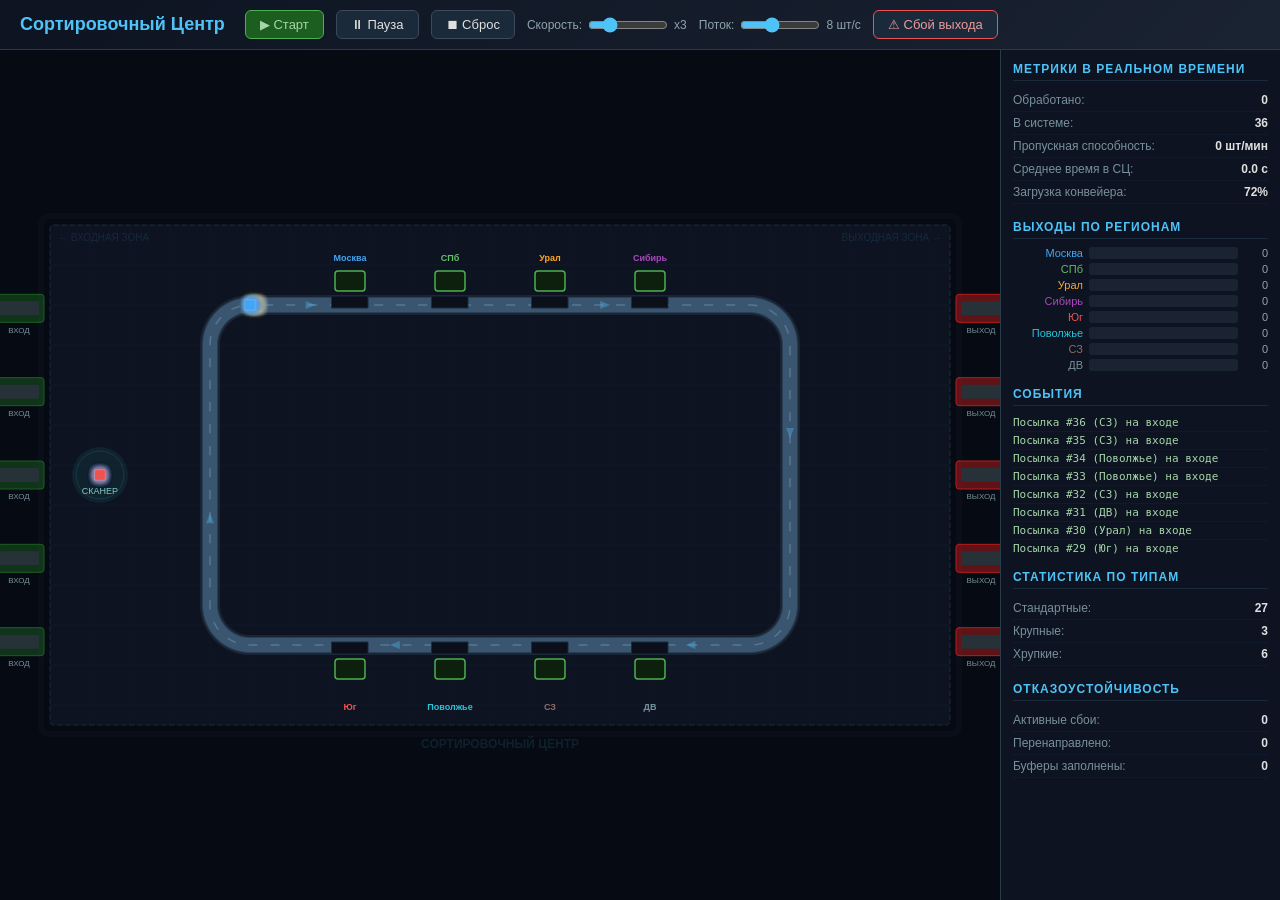
<file: versions/open-code-0/sort-center-app/index.html>
<!DOCTYPE html>
<html lang="ru">
<head>
    <meta charset="UTF-8">
    <meta name="viewport" content="width=device-width, initial-scale=1.0">
    <title>Сортировочный Центр — Имитационная Модель</title>
    <link rel="stylesheet" href="css/style.css">
</head>
<body>
    <div id="app">
        <header id="header">
            <h1>Сортировочный Центр</h1>
            <div id="controls">
                <button id="btn-start" class="ctrl-btn active">▶ Старт</button>
                <button id="btn-pause" class="ctrl-btn">⏸ Пауза</button>
                <button id="btn-reset" class="ctrl-btn">⏹ Сброс</button>
                <label id="speed-label">
                    Скорость:
                    <input type="range" id="speed-slider" min="1" max="10" value="3">
                    <span id="speed-value">x3</span>
                </label>
                <label id="arrival-label">
                    Поток:
                    <input type="range" id="arrival-slider" min="1" max="20" value="8">
                    <span id="arrival-value">8 шт/с</span>
                </label>
                <button id="btn-fault" class="ctrl-btn danger">⚠ Сбой выхода</button>
            </div>
        </header>

        <main id="main">
            <div id="canvas-container">
                <canvas id="simulation-canvas" width="800" height="500"></canvas>
            </div>

            <aside id="dashboard">
                <div class="dash-section">
                    <h2>Метрики в реальном времени</h2>
                    <div class="metric"><span class="metric-label">Обработано:</span><span id="m-processed" class="metric-value">0</span></div>
                    <div class="metric"><span class="metric-label">В системе:</span><span id="m-in-system" class="metric-value">0</span></div>
                    <div class="metric"><span class="metric-label">Пропускная способность:</span><span id="m-throughput" class="metric-value">0 шт/мин</span></div>
                    <div class="metric"><span class="metric-label">Среднее время в СЦ:</span><span id="m-avg-time" class="metric-value">0.0 с</span></div>
                    <div class="metric"><span class="metric-label">Загрузка конвейера:</span><span id="m-conveyor-load" class="metric-value">0%</span></div>
                </div>

                <div class="dash-section">
                    <h2>Выходы по регионам</h2>
                    <div id="exit-stats"></div>
                </div>

                <div class="dash-section">
                    <h2>События</h2>
                    <div id="event-log"></div>
                </div>

                <div class="dash-section">
                    <h2>Статистика по типам</h2>
                    <div class="metric"><span class="metric-label">Стандартные:</span><span id="m-standard" class="metric-value">0</span></div>
                    <div class="metric"><span class="metric-label">Крупные:</span><span id="m-large" class="metric-value">0</span></div>
                    <div class="metric"><span class="metric-label">Хрупкие:</span><span id="m-fragile" class="metric-value">0</span></div>
                </div>

                <div class="dash-section">
                    <h2>Отказоустойчивость</h2>
                    <div class="metric"><span class="metric-label">Активные сбои:</span><span id="m-faults" class="metric-value">0</span></div>
                    <div class="metric"><span class="metric-label">Перенаправлено:</span><span id="m-rerouted" class="metric-value">0</span></div>
                    <div class="metric"><span class="metric-label">Буферы заполнены:</span><span id="m-buffers-full" class="metric-value">0</span></div>
                </div>
            </aside>
        </main>
    </div>

    <script type="module" src="main.js"></script>
</body>
</html>
</file>
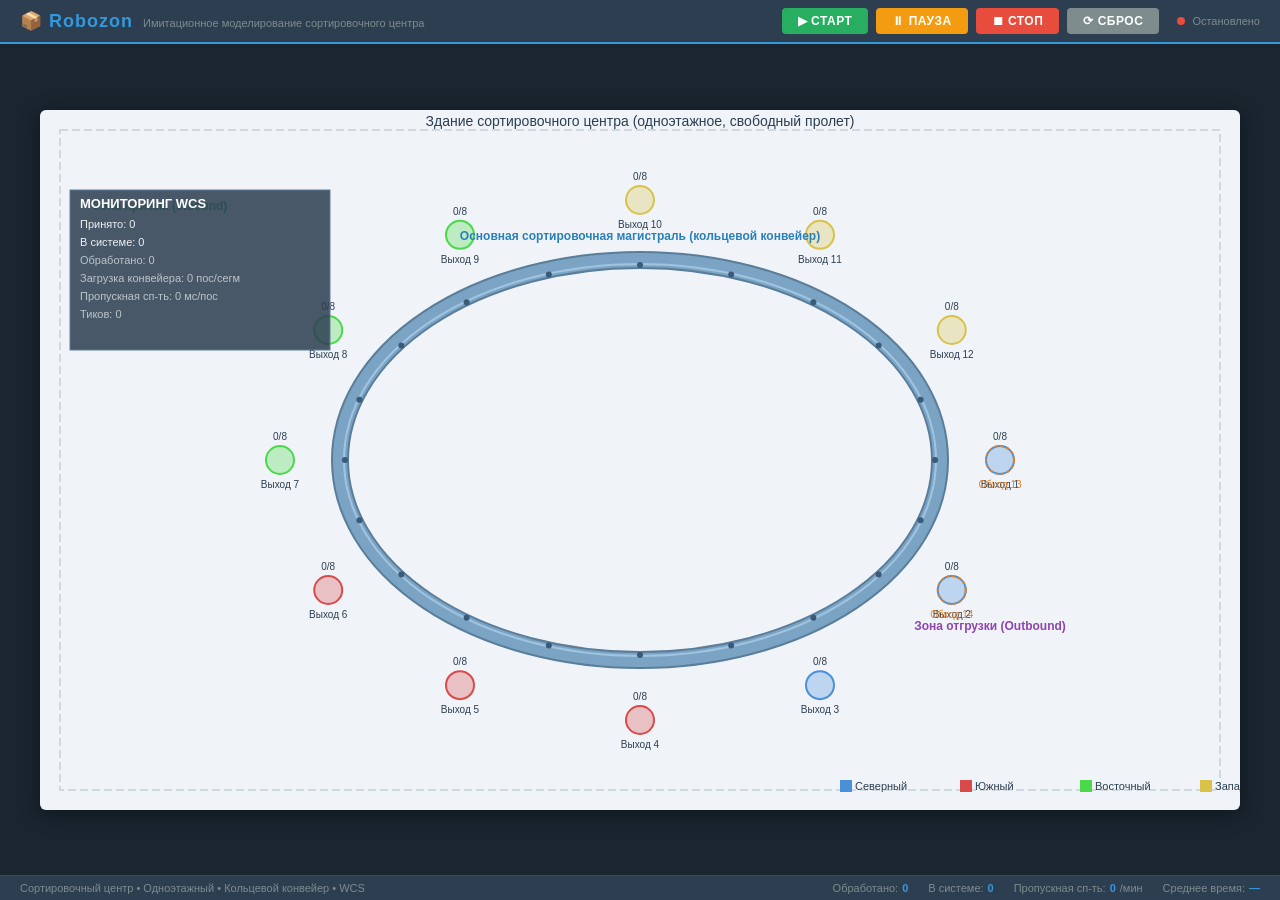
<file: versions/open-code-big-pickle-0/sort-center-app/index.html>
<!DOCTYPE html>
<html lang="ru">
<head>
  <meta charset="UTF-8">
  <meta name="viewport" content="width=device-width, initial-scale=1.0">
  <title>Имитационная модель сортировочного центра — Robozon</title>
  <link rel="stylesheet" href="css/style.css">
</head>
<body>
  <div id="app">
    <div id="header">
      <div style="display:flex;align-items:baseline">
        <h1>📦 Robozon</h1>
        <span class="subtitle">Имитационное моделирование сортировочного центра</span>
      </div>
      <div id="controls">
        <button id="btnStart" class="btn-start">▶ Старт</button>
        <button id="btnPause" class="btn-pause">⏸ Пауза</button>
        <button id="btnStop" class="btn-stop">⏹ Стоп</button>
        <button id="btnReset" class="btn-reset">⟳ Сброс</button>
        <span class="status">
          <span id="statusDot" class="dot dot-stopped"></span>
          <span id="statusText">Остановлено</span>
        </span>
      </div>
    </div>
    <div id="canvas-wrapper">
      <canvas id="simCanvas"></canvas>
    </div>
    <div id="footer">
      <div>
        Сортировочный центр • Одноэтажный • Кольцевой конвейер • WCS
      </div>
      <div class="kpi">
        <span class="kpi-item">Обработано: <span id="kpiProcessed" class="kpi-value">0</span></span>
        <span class="kpi-item">В системе: <span id="kpiInSystem" class="kpi-value">0</span></span>
        <span class="kpi-item">Пропускная сп-ть: <span id="kpiThroughput" class="kpi-value">0</span>/мин</span>
        <span class="kpi-item">Среднее время: <span id="kpiTime" class="kpi-value">—</span></span>
      </div>
    </div>
  </div>

  <script src="js/config.js"></script>
  <script src="js/core/EventBus.js"></script>
  <script src="js/models/Parcel.js"></script>
  <script src="js/models/Conveyor.js"></script>
  <script src="js/models/LoopConveyor.js"></script>
  <script src="js/models/Exit.js"></script>
  <script src="js/models/Buffer.js"></script>
  <script src="js/models/Scanner.js"></script>
  <script src="js/models/Dock.js"></script>
  <script src="js/zones/InboundZone.js"></script>
  <script src="js/zones/SortingZone.js"></script>
  <script src="js/zones/OutboundZone.js"></script>
  <script src="js/management/WCS.js"></script>
  <script src="js/management/Dashboard.js"></script>
  <script src="js/visualization/Renderer.js"></script>
  <script src="js/core/SimulationEngine.js"></script>
  <script src="js/app.js"></script>
</body>
</html>
</file>
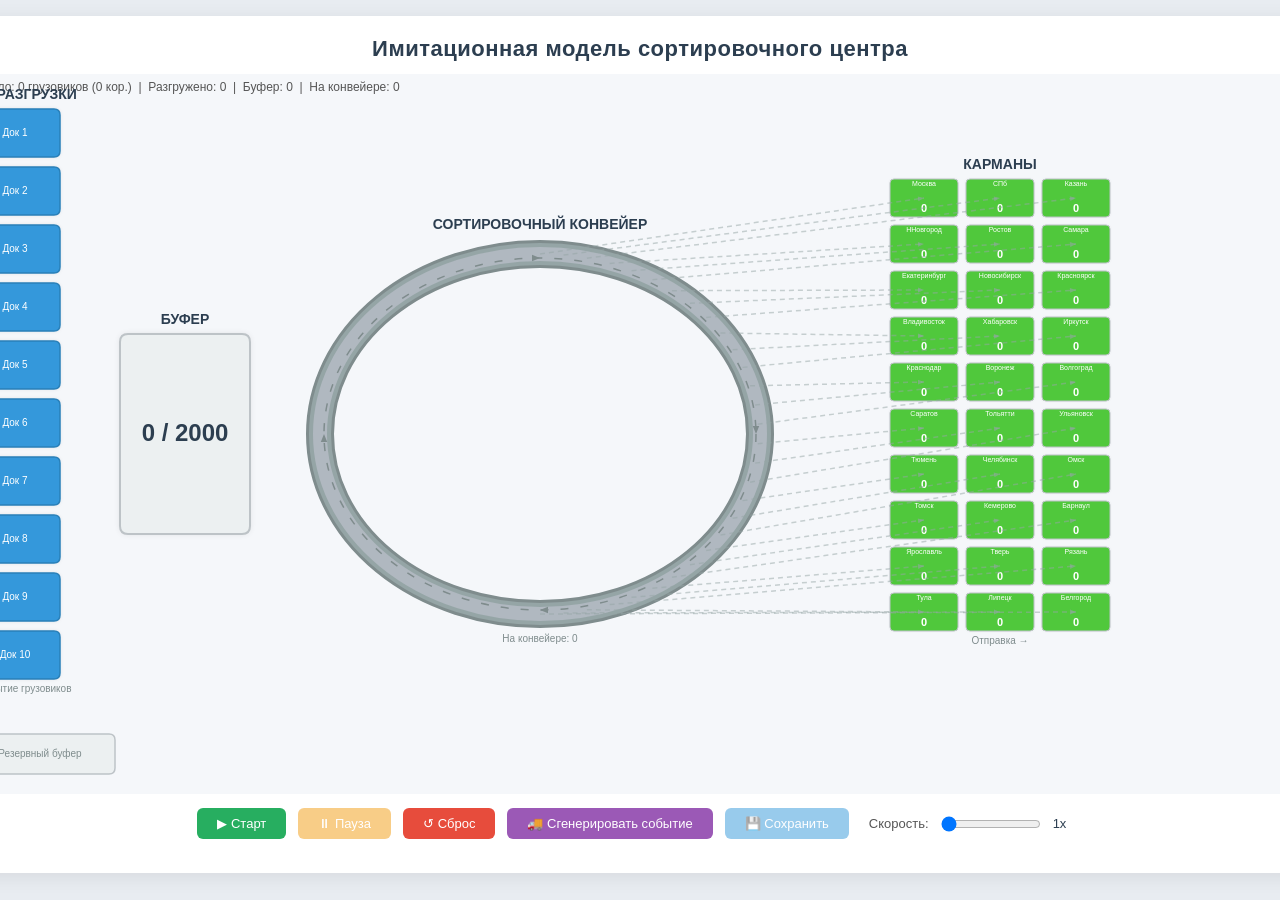
<file: versions/open-code-v0/app/index.html>
<!DOCTYPE html>
<html lang="ru">
<head>
    <meta charset="UTF-8">
    <meta name="viewport" content="width=device-width, initial-scale=1.0">
    <title>Имитационная модель СЦ — Скелет</title>
    <link rel="stylesheet" href="style.css">
</head>
<body>

    <div id="app-container">
        <h1>Имитационная модель сортировочного центра</h1>

        <canvas id="sim-canvas"></canvas>

        <!-- Control panel -->
        <div id="controls">
            <button class="btn-start"  id="btn-start"           >▶ Старт</button>
            <button class="btn-pause"  id="btn-pause"  disabled>⏸ Пауза</button>
            <button class="btn-reset"  id="btn-reset"           >↺ Сброс</button>
            <button class="btn-event"  id="btn-event"           >🚚 Сгенерировать событие</button>
            <button class="btn-save"   id="btn-save"   disabled>💾 Сохранить</button>

            <label for="speed-slider">Скорость:</label>
            <input type="range" id="speed-slider" min="1" max="10" value="1" step="1">
            <span id="speed-value">1x</span>
        </div>

        <!-- Log container removed — логи в console -->
    </div>

    <script src="config.js"></script>
    <script src="classes/Box.js"></script>
    <script src="classes/Truck.js"></script>
    <script src="classes/Pocket.js"></script>
    <script src="visualization.js"></script>
    <script src="classes/SimulationEngine.js"></script>
    <script src="app.js"></script>
</body>
</html>
</file>
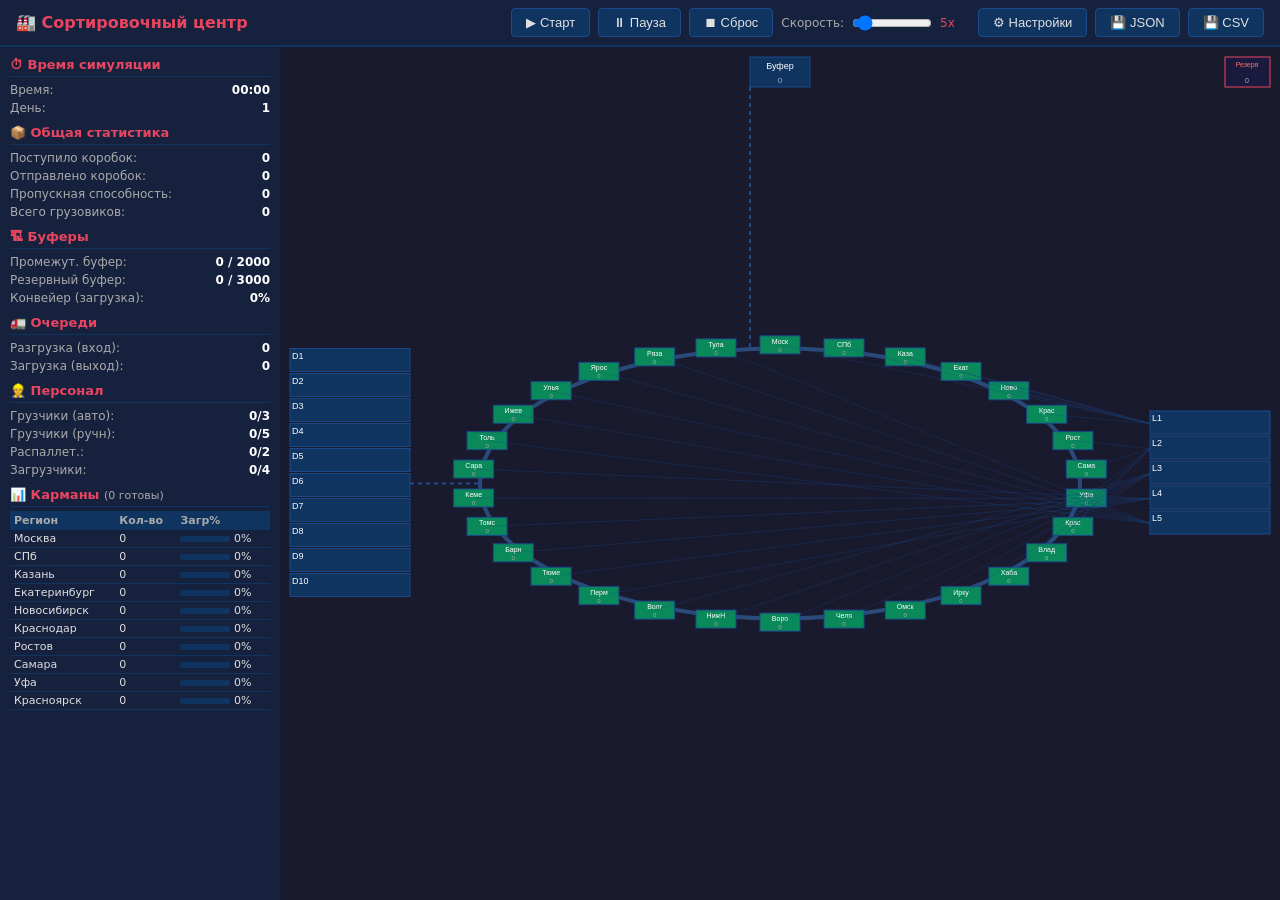
<file: versions/open-code-v0/v0/index.html>
<!DOCTYPE html>
<html lang="ru">
<head>
<meta charset="UTF-8">
<meta name="viewport" content="width=device-width, initial-scale=1.0">
<title>Имитационная модель сортировочного центра</title>
<style>
*{margin:0;padding:0;box-sizing:border-box}
body{font-family:Segoe UI,system-ui,sans-serif;background:#1a1a2e;color:#e0e0e0;overflow:hidden;height:100vh}
#app{display:flex;flex-direction:column;height:100vh}
#header{background:#16213e;padding:8px 16px;display:flex;align-items:center;gap:12px;border-bottom:2px solid #0f3460;flex-shrink:0}
#header h1{font-size:16px;color:#e94560;white-space:nowrap}
#header .spacer{flex:1}
#controls{display:flex;align-items:center;gap:8px;flex-wrap:wrap}
#controls button{background:#0f3460;color:#e0e0e0;border:1px solid #1a4a8a;padding:6px 14px;cursor:pointer;border-radius:4px;font-size:13px;transition:.2s}
#controls button:hover{background:#1a4a8a}
#controls button.active{background:#e94560;border-color:#e94560}
#controls label{font-size:12px;color:#aaa}
#controls input[type=range]{width:80px;vertical-align:middle}
#controls .val{font-size:12px;color:#e94560;min-width:30px}
#main{display:flex;flex:1;min-height:0}
#sidebar{width:280px;background:#16213e;padding:10px;overflow-y:auto;font-size:12px;flex-shrink:0;display:flex;flex-direction:column;gap:8px}
#sidebar h3{font-size:13px;color:#e94560;margin-bottom:4px;border-bottom:1px solid #0f3460;padding-bottom:4px}
.stat-row{display:flex;justify-content:space-between;padding:2px 0}
.stat-row .label{color:#aaa}
.stat-row .value{color:#fff;font-weight:600}
#pocket-table{width:100%;border-collapse:collapse;font-size:11px}
#pocket-table th{background:#0f3460;padding:3px 4px;text-align:left;color:#aaa;position:sticky;top:0}
#pocket-table td{padding:2px 4px;border-bottom:1px solid #0f3460}
#pocket-table .pct-bar{height:4px;border-radius:2px;margin-top:2px;transition:width .3s}
#canvas-wrap{flex:1;position:relative;background:#1a1a2e;overflow:hidden}
#canvas-wrap canvas{display:block;width:100%;height:100%}
#settings-modal{display:none;position:fixed;top:0;left:0;right:0;bottom:0;background:rgba(0,0,0,.7);z-index:100;justify-content:center;align-items:center}
#settings-modal.open{display:flex}
#settings-modal .modal{background:#16213e;border:1px solid #0f3460;border-radius:8px;padding:20px;max-width:500px;width:90%;max-height:80vh;overflow-y:auto}
#settings-modal .modal h2{color:#e94560;margin-bottom:12px;font-size:16px}
.setting-row{display:flex;justify-content:space-between;align-items:center;padding:4px 0;border-bottom:1px solid #0f3460}
.setting-row label{color:#ccc;font-size:12px}
.setting-row input{width:100px;background:#0f3460;border:1px solid #1a4a8a;color:#fff;padding:3px 6px;border-radius:3px;font-size:12px;text-align:right}
.setting-row input:focus{outline:1px solid #e94560}
#settings-modal .modal .btn-row{display:flex;gap:8px;justify-content:flex-end;margin-top:12px}
#settings-modal .modal .btn-row button{padding:6px 16px;border-radius:4px;cursor:pointer;border:none;font-size:13px}
#settings-modal .modal .btn-row .btn-ok{background:#e94560;color:#fff}
#settings-modal .modal .btn-row .btn-cancel{background:#0f3460;color:#aaa;border:1px solid #1a4a8a}
.tooltip{position:absolute;background:#16213e;border:1px solid #e94560;border-radius:4px;padding:6px 10px;font-size:11px;pointer-events:none;display:none;z-index:50}
::-webkit-scrollbar{width:6px}
::-webkit-scrollbar-track{background:#16213e}
::-webkit-scrollbar-thumb{background:#0f3460;border-radius:3px}
@media(max-width:900px){
  #sidebar{width:200px;font-size:11px}
  #header h1{font-size:13px}
  #controls button{padding:4px 10px;font-size:12px}
}
</style>
</head>
<body>
<div id="app">
<div id="header">
  <h1>🏭 Сортировочный центр</h1>
  <div class="spacer"></div>
  <div id="controls">
    <button id="btn-start">▶ Старт</button>
    <button id="btn-pause" disabled>⏸ Пауза</button>
    <button id="btn-reset">⏹ Сброс</button>
    <label>Скорость:</label>
    <input type="range" id="speed-slider" min="1" max="50" value="5" step="1">
    <span class="val" id="speed-val">5x</span>
    <button id="btn-settings">⚙ Настройки</button>
    <button id="btn-export-json">💾 JSON</button>
    <button id="btn-export-csv">💾 CSV</button>
  </div>
</div>
<div id="main">
<div id="sidebar">
  <div>
    <h3>⏱ Время симуляции</h3>
    <div class="stat-row"><span class="label">Время:</span><span class="value" id="sim-time">00:00:00</span></div>
    <div class="stat-row"><span class="label">День:</span><span class="value" id="sim-day">1</span></div>
  </div>
  <div>
    <h3>📦 Общая статистика</h3>
    <div class="stat-row"><span class="label">Поступило коробок:</span><span class="value" id="stat-total-in">0</span></div>
    <div class="stat-row"><span class="label">Отправлено коробок:</span><span class="value" id="stat-total-out">0</span></div>
    <div class="stat-row"><span class="label">Пропускная способность:</span><span class="value" id="stat-throughput">0</span></div>
    <div class="stat-row"><span class="label">Всего грузовиков:</span><span class="value" id="stat-trucks">0</span></div>
  </div>
  <div>
    <h3>🏗 Буферы</h3>
    <div class="stat-row"><span class="label">Промежут. буфер:</span><span class="value" id="stat-buffer">0 / 2000</span></div>
    <div class="stat-row"><span class="label">Резервный буфер:</span><span class="value" id="stat-reserve">0 / 3000</span></div>
    <div class="stat-row"><span class="label">Конвейер (загрузка):</span><span class="value" id="stat-conveyor">0%</span></div>
  </div>
  <div>
    <h3>🚛 Очереди</h3>
    <div class="stat-row"><span class="label">Разгрузка (вход):</span><span class="value" id="stat-queue-in">0</span></div>
    <div class="stat-row"><span class="label">Загрузка (выход):</span><span class="value" id="stat-queue-out">0</span></div>
  </div>
  <div>
    <h3>👷 Персонал</h3>
    <div class="stat-row"><span class="label">Грузчики (авто):</span><span class="value" id="stat-workers-auto">0/3</span></div>
    <div class="stat-row"><span class="label">Грузчики (ручн):</span><span class="value" id="stat-workers-manual">0/5</span></div>
    <div class="stat-row"><span class="label">Распаллет.:</span><span class="value" id="stat-workers-depal">0/2</span></div>
    <div class="stat-row"><span class="label">Загрузчики:</span><span class="value" id="stat-workers-load">0/4</span></div>
  </div>
  <div>
    <h3>📊 Карманы <span id="pocket-summary" style="font-weight:400;color:#aaa;font-size:11px"></span></h3>
    <div style="max-height:200px;overflow-y:auto">
      <table id="pocket-table"><thead><tr><th>Регион</th><th>Кол-во</th><th>Загр%</th></tr></thead><tbody id="pocket-tbody"></tbody></table>
    </div>
  </div>
</div>
<div id="canvas-wrap">
  <canvas id="canvas"></canvas>
  <div class="tooltip" id="tooltip"></div>
</div>
</div>
</div>

<div id="settings-modal">
<div class="modal">
  <h2>⚙ Параметры модели</h2>
  <div id="settings-form"></div>
  <div class="btn-row">
    <button class="btn-cancel" id="btn-settings-cancel">Отмена</button>
    <button class="btn-ok" id="btn-settings-ok">Применить</button>
  </div>
</div>
</div>

<script>
// ========================================================================
//  CONFIG
// ========================================================================
const CONFIG = {
  numUnloadDocks: 10,
  numLoadDocks: 5,
  numPockets: 30,
  pocketCapacity: 500,
  shipmentThreshold: 400,
  bufferCapacity: 2000,
  reserveCapacity: 3000,
  autoUnloadSpeed: 3000,
  manualUnloadSpeed: 400,
  numAutoUnloaders: 3,
  numManualUnloaders: 5,
  numDepalletizers: 2,
  numLoaders: 4,
  sortingConveyorSpeed: 35000,
  loadTimePerBox: 10,
  docTime: 5,
  inflowIntensity: 2000,
  palletRatio: 0.2,
  autoUnloadRatio: 0.7,
  itemRatio: 0.05,
  simDuration: 0,
  dockSpacing: 5
};

const REGIONS = [
  'Москва','СПб','Казань','Екатеринбург','Новосибирск',
  'Краснодар','Ростов','Самара','Уфа','Красноярск',
  'Владивосток','Хабаровск','Иркутск','Омск','Челябинск',
  'Воронеж','НижНовгород','Волгоград','Пермь','Тюмень',
  'Барнаул','Томск','Кемерово','Саратов','Тольятти',
  'Ижевск','Ульяновск','Ярославль','Рязань','Тула'
];

// ========================================================================
//  UTILS
// ========================================================================
let _idCounter = 0;
function uid() { return ++_idCounter; }

function poissonInterval(avgPerHour) {
  if (avgPerHour <= 0) return Infinity;
  return -Math.log(1 - Math.random() + 1e-10) / avgPerHour;
}

function rand(min, max) { return Math.random() * (max - min) + min; }
function randInt(min, max) { return Math.floor(rand(min, max + 1)); }
function clamp(v, lo, hi) { return Math.max(lo, Math.min(hi, v)); }
function pick(arr) { return arr[randInt(0, arr.length - 1)]; }

function formatTime(hours) {
  const totalMin = Math.floor(hours * 60);
  const d = Math.floor(totalMin / (24 * 60)) + 1;
  const h = Math.floor((totalMin % (24 * 60)) / 60);
  const m = totalMin % 60;
  return `${String(h).padStart(2,'0')}:${String(m).padStart(2,'0')}`;
}

// ========================================================================
//  CLASSES
// ========================================================================

class Box {
  constructor(region, weight) {
    this.id = uid();
    this.weight = weight || rand(1, 30);
    this.destRegion = region || pick(REGIONS);
    this.isOnPallet = false;
    this.arrivalTime = 0;
    this.stats = {};
  }
}

class Pallet {
  constructor(numBoxes, regions) {
    this.id = uid();
    this.weight = rand(100, 500);
    this.numBoxes = numBoxes || randInt(10, 40);
    this.destRegions = regions || [pick(REGIONS)];
    this.arrivalTime = 0;
  }
  unpack() {
    const boxes = [];
    for (let i = 0; i < this.numBoxes; i++) {
      const box = new Box(pick(this.destRegions), rand(1, 30));
      box.isOnPallet = true;
      box.arrivalTime = this.arrivalTime;
      boxes.push(box);
    }
    return boxes;
  }
}

class Item {
  constructor(region) {
    this.id = uid();
    this.weight = rand(0.1, 5);
    this.destRegion = region || pick(REGIONS);
    this.fragile = Math.random() < 0.3;
    this.arrivalTime = 0;
  }
}

class Truck {
  constructor(type, destRegion) {
    this.id = uid();
    this.type = type;
    this.load = [];
    this.arrivalTime = 0;
    this.scheduledTime = 0;
    this.capacity = type === 'outgoing' ? randInt(400, 600) : 0;
    this.destRegion = destRegion || null;
    this.departed = false;
    this.assignedDock = null;
    this.unloadType = null;
  }
  unload() {
    const items = this.load.splice(0);
    this.load = [];
    return items;
  }
}

class ConveyorBelt {
  constructor(id, speed, maxBuffer) {
    this.id = id;
    this.speed = speed;
    this.buffer = [];
    this.maxBuffer = maxBuffer || 500;
    this.currentLoad = 0;
  }
  process(dtHours) {
    const capacity = Math.floor(this.speed * dtHours);
    const processed = Math.min(capacity, this.buffer.length);
    const items = this.buffer.splice(0, processed);
    this.currentLoad = this.buffer.length;
    return items;
  }
  add(item) {
    if (this.buffer.length < this.maxBuffer) {
      this.buffer.push(item);
      return true;
    }
    return false;
  }
}

class Dock {
  constructor(id, type) {
    this.id = id;
    this.type = type;
    this.currentTruck = null;
    this.queue = [];
    this.totalProcessed = 0;
    this.busyTime = 0;
    this.active = true;
  }
  assignTruck(truck) {
    if (this.currentTruck) {
      this.queue.push(truck);
      return false;
    }
    this.currentTruck = truck;
    truck.assignedDock = this;
    return true;
  }
  free() {
    const truck = this.currentTruck;
    this.currentTruck = null;
    return truck;
  }
}

class Pocket {
  constructor(id, region, capacity, threshold) {
    this.id = id;
    this.region = region;
    this.capacity = capacity;
    this.threshold = threshold;
    this.boxes = [];
    this.shipmentsFormed = 0;
    this.maxFill = 0;
    this.reserve = false;
  }
  addBox(box) {
    if (this.boxes.length < this.capacity) {
      this.boxes.push(box);
      if (this.boxes.length > this.maxFill) this.maxFill = this.boxes.length;
      return true;
    }
    return false;
  }
  isReadyToShip() {
    return this.boxes.length >= this.threshold;
  }
  takeBoxes(count) {
    const taken = this.boxes.splice(0, count || this.boxes.length);
    return taken;
  }
  get fillRate() {
    return this.boxes.length / this.capacity;
  }
}

class Buffer {
  constructor(id, maxCapacity) {
    this.id = id;
    this.maxCapacity = maxCapacity;
    this.items = [];
  }
  add(item) {
    if (this.items.length < this.maxCapacity) {
      this.items.push(item);
      return true;
    }
    return false;
  }
  remove(count) {
    return this.items.splice(0, Math.min(count, this.items.length));
  }
  get fillRate() {
    return this.items.length / this.maxCapacity;
  }
}

class Worker {
  constructor(id, role, speed) {
    this.id = id;
    this.role = role;
    this.speed = speed;
    this.currentTask = null;
    this.totalProcessed = 0;
    this.busyTime = 0;
  }
  assignTask(task) {
    this.currentTask = task;
  }
  completeTask() {
    this.currentTask = null;
    this.totalProcessed++;
  }
  get isBusy() { return this.currentTask !== null; }
}

// ========================================================================
//  STATISTICS COLLECTOR
// ========================================================================
class StatisticsCollector {
  constructor() {
    this.logs = [];
    this.startTime = 0;
  }
  logEvent(stage, entityId, action, details) {
    this.logs.push({
      timestamp: performance.now() - this.startTime,
      stage, entityId, action, details: details || {}
    });
  }
  generateSummary(engine) {
    const pockets = engine ? engine.getPocketStats() : [];
    const avgFill = pockets.length ? pockets.reduce((s,p)=>s+p.fillRate,0)/pockets.length : 0;
    const maxFill = pockets.length ? Math.max(...pockets.map(p=>p.fillRate)) : 0;
    const totalIn = engine ? engine.totalBoxesIn : 0;
    const totalOut = engine ? engine.totalBoxesOut : 0;
    const elapsedH = engine ? engine.time : 1;
    const throughput = elapsedH > 0 ? totalOut / elapsedH : 0;
    const adjustments = this.logs.filter(l => l.stage === 'balance').length;

    return {
      totalBoxesIn: totalIn,
      totalBoxesOut: totalOut,
      avgTimeInSystem: 0,
      avgPocketFill: avgFill,
      maxPocketFill: maxFill,
      docksUsed: engine ? engine.unloadDocks.filter(d=>d.totalProcessed>0).length : 0,
      loadDocksUsed: engine ? engine.loadDocks.filter(d=>d.totalProcessed>0).length : 0,
      adjustments,
      throughput,
      bottleneck: avgFill > 0.8 ? 'Карманы переполнены' : (engine && engine.buffer.fillRate > 0.8 ? 'Буфер переполнен' : 'Нет')
    };
  }
  exportJSON(engine) {
    const summary = this.generateSummary(engine);
    return JSON.stringify({ summary, logs: this.logs }, null, 2);
  }
  exportCSV(engine) {
    const summary = this.generateSummary(engine);
    let csv = 'Метрика,Значение\n';
    for (const [k,v] of Object.entries(summary)) {
      csv += `${k},${typeof v === 'number' ? v.toFixed(2) : v}\n`;
    }
    csv += '\nTimestamp,Stage,EntityId,Action\n';
    for (const l of this.logs) {
      csv += `${l.timestamp.toFixed(3)},${l.stage},${l.entityId},${l.action}\n`;
    }
    return csv;
  }
  async saveToFile(data, mime, ext) {
    if (typeof window.showSaveFilePicker === 'function') {
      try {
        const handle = await window.showSaveFilePicker({
          suggestedName: `statistics.${ext}`,
          types: [{
            description: `${ext.toUpperCase()} file`,
            accept: { [mime]: [`.${ext}`] }
          }]
        });
        const writable = await handle.createWritable();
        await writable.write(data);
        await writable.close();
        return true;
      } catch(e) {
        if (e.name === 'AbortError') return false;
        throw e;
      }
    } else {
      const blob = new Blob([data], { type: mime });
      const url = URL.createObjectURL(blob);
      const a = document.createElement('a');
      a.href = url; a.download = `statistics.${ext}`; a.click();
      URL.revokeObjectURL(url);
      return true;
    }
  }
}

// ========================================================================
//  VISUALIZATION
// ========================================================================
class Visualization {
  constructor(canvas, tooltipEl) {
    this.canvas = canvas;
    this.ctx = canvas.getContext('2d');
    this.tooltip = tooltipEl;
    this.animFrame = null;
    this.boxesOnConveyor = [];
    this._resize();
    this._onResize = this._resize.bind(this);
    window.addEventListener('resize', this._onResize);
    canvas.addEventListener('mousemove', this._onMouseMove.bind(this));
    canvas.addEventListener('mouseleave', () => { this.tooltip.style.display = 'none'; });
  }
  _resize() {
    const rect = this.canvas.parentElement.getBoundingClientRect();
    this.canvas.width = rect.width * devicePixelRatio;
    this.canvas.height = rect.height * devicePixelRatio;
    this.W = rect.width;
    this.H = rect.height;
    this.ctx.scale(devicePixelRatio, devicePixelRatio);
  }
  _onMouseMove(e) {
    const rect = this.canvas.getBoundingClientRect();
    this.mx = e.clientX - rect.left;
    this.my = e.clientY - rect.top;
  }

  setEngine(engine) { this.engine = engine; }

  updateBoxesOnConveyor(boxes) {
    this.boxesOnConveyor = boxes;
  }

  render() {
    const ctx = this.ctx;
    const W = this.W, H = this.H;
    ctx.clearRect(0, 0, W, H);

    if (!this.engine) return;
    const eng = this.engine;

    // Layout constants
    const pad = 10;
    const dockW = Math.max(30, (W * 0.12));
    const dockH = Math.min(25, (H - pad * 2) / Math.max(eng.unloadDocks.length, 1) * 0.7);
    const loadDockW = dockW;
    const loadDockH = dockH;

    // Ring conveyor
    const ringCx = W / 2;
    const ringCy = H / 2 + 10;
    const ringRx = Math.min(W * 0.32, dockW * 2 + 60);
    const ringRy = Math.min(H * 0.38, (eng.unloadDocks.length * dockH) / 2 + 40);
    const ringR = Math.max(ringRx, ringRy);

    // --- Draw unload docks (left side) ---
    const unloadX = pad;
    const unloadStartY = (H - eng.unloadDocks.length * dockH) / 2;
    eng.unloadDocks.forEach((dock, i) => {
      const y = unloadStartY + i * dockH;
      const busy = dock.currentTruck !== null;
      ctx.fillStyle = busy ? '#e94560' : (dock.queue.length > 0 ? '#f0a500' : '#0f3460');
      ctx.fillRect(unloadX, y, dockW, dockH - 2);
      ctx.strokeStyle = '#1a4a8a';
      ctx.lineWidth = 1;
      ctx.strokeRect(unloadX, y, dockW, dockH - 2);
      ctx.fillStyle = '#fff';
      ctx.font = '9px sans-serif';
      ctx.fillText(`D${dock.id}`, unloadX + 2, y + 10);
      if (busy) {
        ctx.fillStyle = '#ff6b6b';
        ctx.fillRect(unloadX + dockW - 8, y + 2, 6, 6);
      }
    });

    // --- Draw ring conveyor ---
    ctx.beginPath();
    ctx.ellipse(ringCx, ringCy, ringR, ringR * 0.45, 0, 0, Math.PI * 2);
    ctx.strokeStyle = '#2a4a7a';
    ctx.lineWidth = 4;
    ctx.stroke();

    // Conveyor load indicator
    const conveyorFill = eng.conveyor ? eng.conveyor.buffer.length / Math.max(eng.conveyor.maxBuffer, 1) : 0;
    if (conveyorFill > 0) {
      ctx.beginPath();
      ctx.ellipse(ringCx, ringCy, ringR - 2, ringR * 0.45 - 2, 0, -Math.PI / 2, Math.PI / 2 * conveyorFill - Math.PI / 2);
      ctx.strokeStyle = `rgba(233,69,96,${0.3 + conveyorFill * 0.5})`;
      ctx.lineWidth = 8;
      ctx.stroke();
    }

    // --- Draw pockets around the ring ---
    const pockets = eng.pockets;
    const numP = pockets.length;
    const pW = 40, pH = 18;
    const pocketR = ringR + 8;

    pockets.forEach((pocket, i) => {
      const angle = (i / numP) * Math.PI * 2 - Math.PI / 2;
      const px = ringCx + Math.cos(angle) * pocketR;
      const py = ringCy + Math.sin(angle) * pocketR * 0.45;
      const fillRate = pocket.fillRate;
      let color;
      if (fillRate > 0.8) color = '#e94560';
      else if (fillRate > 0.5) color = '#f0a500';
      else color = '#0a8a5a';

      ctx.fillStyle = color;
      ctx.fillRect(px - pW / 2, py - pH / 2, pW, pH);
      ctx.strokeStyle = '#1a4a8a';
      ctx.lineWidth = 1;
      ctx.strokeRect(px - pW / 2, py - pH / 2, pW, pH);

      ctx.fillStyle = '#fff';
      ctx.font = '7px sans-serif';
      ctx.textAlign = 'center';
      ctx.fillText(pocket.region.substring(0, 4), px, py - 1);
      ctx.font = '6px sans-serif';
      ctx.fillStyle = '#aaa';
      ctx.fillText(`${pocket.boxes.length}`, px, py + 7);

      // Tooltip check
      if (this.mx && this.my &&
          Math.abs(this.mx - px) < pW / 2 && Math.abs(this.my - py) < pH / 2) {
        this.tooltip.style.display = 'block';
        this.tooltip.style.left = (this.mx + 12) + 'px';
        this.tooltip.style.top = (this.my - 10) + 'px';
        this.tooltip.innerHTML = `<b>${pocket.region}</b><br>Коробок: ${pocket.boxes.length}/${pocket.capacity}<br>Загрузка: ${(fillRate * 100).toFixed(0)}%${pocket.reserve ? '<br>📌 Резервный' : ''}`;
      }
    });

    // --- Draw animated boxes on conveyor ---
    const conveyorBoxes = this.boxesOnConveyor;
    conveyorBoxes.forEach((box, i) => {
      const angle = (box.conveyorPos || (i / Math.max(conveyorBoxes.length, 1))) * Math.PI * 2;
      const bx = ringCx + Math.cos(angle) * (ringR - 6);
      const by = ringCy + Math.sin(angle) * (ringR * 0.45 - 6);
      const regionIdx = REGIONS.indexOf(box.destRegion);
      const hue = (regionIdx >= 0 ? regionIdx * 12 : 0) % 360;
      ctx.beginPath();
      ctx.arc(bx, by, 4, 0, Math.PI * 2);
      ctx.fillStyle = `hsl(${hue}, 80%, 60%)`;
      ctx.fill();
      ctx.strokeStyle = '#fff';
      ctx.lineWidth = 0.5;
      ctx.stroke();
    });

    // --- Draw intermediate buffer ---
    const bufX = ringCx - 30;
    const bufY = pad;
    const bufW = 60;
    const bufH = 30;
    ctx.fillStyle = '#0f3460';
    ctx.fillRect(bufX, bufY, bufW, bufH);
    ctx.strokeStyle = '#1a4a8a';
    ctx.lineWidth = 1;
    ctx.strokeRect(bufX, bufY, bufW, bufH);
    ctx.fillStyle = '#fff';
    ctx.font = '9px sans-serif';
    ctx.textAlign = 'center';
    ctx.fillText('Буфер', bufX + bufW / 2, bufY + 12);
    ctx.fillStyle = '#aaa';
    ctx.font = '8px sans-serif';
    ctx.fillText(`${eng.buffer.items.length}`, bufX + bufW / 2, bufY + bufH - 4);

    // Buffer fill bar
    const bf = eng.buffer.fillRate;
    ctx.fillStyle = bf > 0.8 ? '#e94560' : (bf > 0.5 ? '#f0a500' : '#0a8a5a');
    ctx.fillRect(bufX, bufY + bufH + 2, bufW * Math.min(bf, 1), 4);

    // --- Draw reserve buffer ---
    const resX = W - 55;
    const resY = pad;
    ctx.fillStyle = '#1a1a3e';
    ctx.fillRect(resX, resY, 45, bufH);
    ctx.strokeStyle = '#e94560';
    ctx.lineWidth = 1;
    ctx.strokeRect(resX, resY, 45, bufH);
    ctx.fillStyle = '#ff6b6b';
    ctx.font = '7px sans-serif';
    ctx.textAlign = 'center';
    ctx.fillText('Резерв', resX + 22, resY + 10);
    ctx.fillStyle = '#aaa';
    ctx.font = '7px sans-serif';
    ctx.fillText(`${eng.reserveBuffer.items.length}`, resX + 22, resY + bufH - 4);

    // --- Draw load docks (right side) ---
    const loadX = W - loadDockW - pad;
    const loadStartY = (H - eng.loadDocks.length * loadDockH) / 2;
    eng.loadDocks.forEach((dock, i) => {
      const y = loadStartY + i * loadDockH;
      const busy = dock.currentTruck !== null;
      ctx.fillStyle = busy ? '#e94560' : (dock.queue.length > 0 ? '#f0a500' : '#0f3460');
      ctx.fillRect(loadX, y, loadDockW, loadDockH - 2);
      ctx.strokeStyle = '#1a4a8a';
      ctx.lineWidth = 1;
      ctx.strokeRect(loadX, y, loadDockW, loadDockH - 2);
      ctx.fillStyle = '#fff';
      ctx.font = '9px sans-serif';
      ctx.textAlign = 'left';
      ctx.fillText(`L${dock.id}`, loadX + 2, y + 10);
    });

    // --- Conveyor lines from unload docks to buffer and buffer to ring ---
    ctx.strokeStyle = '#1a4a8a';
    ctx.lineWidth = 2;
    ctx.setLineDash([4, 4]);
    ctx.beginPath();
    ctx.moveTo(unloadX + dockW, ringCy);
    ctx.lineTo(ringCx - ringR, ringCy);
    ctx.stroke();
    ctx.beginPath();
    ctx.moveTo(bufX, bufY + bufH);
    ctx.lineTo(bufX, ringCy - ringR * 0.45);
    ctx.stroke();
    ctx.setLineDash([]);

    // --- Draw connections from pockets to load docks ---
    ctx.strokeStyle = '#1a4a8a';
    ctx.lineWidth = 1;
    ctx.globalAlpha = 0.3;
    for (let i = 0; i < Math.min(pockets.length, eng.loadDocks.length * 6); i++) {
      const angle = (i / numP) * Math.PI * 2 - Math.PI / 2;
      const px = ringCx + Math.cos(angle) * pocketR;
      const py = ringCy + Math.sin(angle) * pocketR * 0.45;
      const lx = loadX;
      const ldIdx = Math.floor(i / 6);
      const ly = loadStartY + Math.min(ldIdx, eng.loadDocks.length - 1) * loadDockH + loadDockH / 2;
      ctx.beginPath();
      ctx.moveTo(px, py);
      ctx.lineTo(lx, ly);
      ctx.stroke();
    }
    ctx.globalAlpha = 1;
  }

  start() { this._loop(); }
  stop() { if (this.animFrame) { cancelAnimationFrame(this.animFrame); this.animFrame = null; } }

  _loop() {
    this.render();
    this.animFrame = requestAnimationFrame(this._loop.bind(this));
  }
}

// ========================================================================
//  SIMULATION ENGINE
// ========================================================================
class SimulationEngine {
  constructor(config) {
    this.config = { ...CONFIG, ...config };
    this.time = 0;
    this.speed = 1;
    this.isRunning = false;
    this.eventQueue = [];
    this.totalBoxesIn = 0;
    this.totalBoxesOut = 0;
    this.trucksServiced = 0;
    this.conveyorPositions = [];
    this.stats = new StatisticsCollector();
    this._balanceTimer = 0;
    this._peakMode = false;
    this._peakTimer = 0;
    this.manualSpeedOverride = null;

    this._init();
  }

  _init() {
    const cfg = this.config;

    this.unloadDocks = [];
    for (let i = 0; i < cfg.numUnloadDocks; i++) {
      this.unloadDocks.push(new Dock(i + 1, 'unload'));
    }

    this.loadDocks = [];
    for (let i = 0; i < cfg.numLoadDocks; i++) {
      this.loadDocks.push(new Dock(i + 1, 'load'));
    }

    this.pockets = [];
    const regions = [...REGIONS];
    for (let i = 0; i < cfg.numPockets; i++) {
      const region = regions[i % regions.length];
      const threshold = cfg.shipmentThreshold;
      const pocket = new Pocket(i + 1, region, cfg.pocketCapacity, threshold);
      pocket.reserve = i >= cfg.numPockets - 3;
      this.pockets.push(pocket);
    }

    this.buffer = new Buffer('main', cfg.bufferCapacity);
    this.reserveBuffer = new Buffer('reserve', cfg.reserveCapacity);
    this.conveyor = new ConveyorBelt('main', cfg.sortingConveyorSpeed, 500);

    // Workers
    this.workers = [];
    for (let i = 0; i < cfg.numAutoUnloaders; i++) {
      this.workers.push(new Worker(uid(), 'unloader_auto', cfg.autoUnloadSpeed));
    }
    for (let i = 0; i < cfg.numManualUnloaders; i++) {
      this.workers.push(new Worker(uid(), 'unloader_manual', cfg.manualUnloadSpeed));
    }
    for (let i = 0; i < cfg.numDepalletizers; i++) {
      this.workers.push(new Worker(uid(), 'depalletizer', 200));
    }
    for (let i = 0; i < cfg.numLoaders; i++) {
      this.workers.push(new Worker(uid(), 'loader', 360));
    }
    this.workers.push(new Worker(uid(), 'dispatcher', 0));

    this.outgoingQueue = [];
    this.incomingTruckQueue = [];

    this.conveyorPositions = [];
  }

  // ---- Event scheduling ----
  scheduleEvent(event, delay) {
    const eventTime = this.time + delay;
    this.eventQueue.push({ ...event, time: eventTime });
    this.eventQueue.sort((a, b) => a.time - b.time);
  }

  scheduleIncomingTruck() {
    const avgInterval = 3600 / Math.max(this.config.inflowIntensity, 1);
    const interval = poissonInterval(1 / (avgInterval / 3600));
    const isPeak = this._peakMode;
    const actualInterval = isPeak ? interval * 0.4 : interval;
    this.scheduleEvent({
      type: 'ARRIVAL_TRUCK',
      peak: isPeak
    }, actualInterval / 3600);
  }

  generateTruckLoad() {
    const cfg = this.config;
    const load = [];
    const totalItems = randInt(100, 500);
    let palletCount = 0, boxCount = 0, itemCount = 0;

    for (let i = 0; i < totalItems; i++) {
      const r = Math.random();
      if (r < cfg.palletRatio && i < totalItems - 5) {
        const numBoxes = randInt(10, 40);
        const pallet = new Pallet(numBoxes, [pick(REGIONS)]);
        pallet.arrivalTime = this.time;
        load.push({ type: 'pallet', data: pallet });
        palletCount++;
        i += numBoxes - 1;
      } else if (r < cfg.palletRatio + cfg.itemRatio) {
        const item = new Item();
        item.arrivalTime = this.time;
        load.push({ type: 'item', data: item });
        itemCount++;
      } else {
        const box = new Box();
        box.arrivalTime = this.time;
        load.push({ type: 'box', data: box });
        boxCount++;
      }
    }
    return load;
  }

  // ---- Event handlers ----
  handleArrival(event) {
    const truck = new Truck('incoming');
    truck.arrivalTime = this.time;
    truck.load = this.generateTruckLoad();
    this.stats.logEvent('arrival', truck.id, 'arrived', { loadSize: truck.load.length });

    // Assign to dock or queue
    let assigned = false;
    for (const dock of this.unloadDocks) {
      if (!dock.currentTruck && dock.active) {
        dock.assignTruck(truck);
        assigned = true;
        this.stats.logEvent('dock_assign', dock.id, 'assigned', { truckId: truck.id });
        this.scheduleUnload(truck, dock);
        break;
      }
    }
    if (!assigned) {
      this.incomingTruckQueue.push(truck);
    }

    // Schedule next arrival
    this.scheduleIncomingTruck();
    this.trucksServiced++;
  }

  scheduleUnload(truck, dock) {
    const cfg = this.config;
    const loadItems = truck.load;
    if (loadItems.length === 0) {
      this.handleUnloadComplete({ truck, dock });
      return;
    }

    let totalTime = 0;
    let autoCount = 0, manualCount = 0;
    const autoSpeed = cfg.autoUnloadSpeed * this._unloadSpeedFactor;
    const manualSpeed = cfg.manualUnloadSpeed * this._unloadSpeedFactor;

    for (const item of loadItems) {
      if (item.type === 'box' || item.type === 'item') {
        const isAuto = Math.random() < cfg.autoUnloadRatio;
        if (isAuto) {
          totalTime += 3600 / Math.max(autoSpeed, 1);
          autoCount++;
        } else {
          totalTime += 3600 / Math.max(manualSpeed, 1);
          manualCount++;
        }
      } else if (item.type === 'pallet') {
        totalTime += 3600 / Math.max(autoSpeed, 1) + (1 / 60);
      }
    }

    this.stats.logEvent('unload_start', truck.id, 'started', { autoCount, manualCount, totalTime });
    this.scheduleEvent({
      type: 'UNLOAD_COMPLETE',
      truck, dock
    }, totalTime);
  }

  handleUnloadComplete(event) {
    const { truck, dock } = event;
    const items = truck.unload();

    for (const item of items) {
      if (item.type === 'pallet') {
        this.scheduleEvent({
          type: 'PALLET_UNPACK',
          pallet: item.data,
          dock
        }, 0);
      } else if (item.type === 'item') {
        item.data.arrivalTime = this.time;
        this.buffer.add(item.data);
        this.totalBoxesIn++;
      } else {
        item.data.arrivalTime = this.time;
        this.buffer.add(item.data);
        this.totalBoxesIn++;
      }
    }

    dock.totalProcessed++;
    this.stats.logEvent('unload_complete', truck.id, 'completed', { itemsCount: items.length });

    dock.free();
    // Check dock's queue first, then global queue
    const nextFromDock = dock.queue.shift();
    const nextTruck = nextFromDock || (this.incomingTruckQueue.length > 0 ? this.incomingTruckQueue.shift() : null);
    if (nextTruck && dock.currentTruck === null) {
      dock.assignTruck(nextTruck);
      this.scheduleUnload(nextTruck, dock);
    }
  }

  handlePalletUnpack(event) {
    const { pallet } = event;
    const boxes = pallet.unpack();
    for (const box of boxes) {
      box.arrivalTime = this.time;
      this.buffer.add(box);
      this.totalBoxesIn++;
    }
    this.stats.logEvent('pallet_unpack', pallet.id, 'unpacked', { boxesCount: boxes.length });
  }

  handleSortingStep() {
    // Move items from buffer to conveyor
    const effectiveSpeed = this.conveyor.speed * this._sortingSpeedFactor;
    const toMove = Math.min(
      Math.floor(effectiveSpeed * 0.001),
      this.buffer.items.length
    );
    if (toMove > 0) {
      const items = this.buffer.remove(toMove);
      for (const item of items) {
        if (this.conveyor.add(item)) {
          const pos = Math.random();
          this.conveyorPositions.push({ item, pos, speed: 0.01 + Math.random() * 0.02 });
        } else {
          // Conveyor full, try reserve
          if (!this.reserveBuffer.add(item)) {
            this.buffer.add(item);
          }
        }
      }
    }

    // Move items on conveyor
    this.conveyorPositions = this.conveyorPositions.filter(cp => {
      cp.pos += cp.speed;
      if (cp.pos >= 1) cp.pos -= 1;

      // Check if item reaches its pocket
      const item = cp.item;
      const targetPocket = this.pockets.find(p =>
        p.region === item.destRegion && !p.reserve && p.boxes.length < p.capacity
      ) || this.pockets.find(p => p.region === item.destRegion) ||
        this.pockets.find(p => p.reserve && p.boxes.length < p.capacity);

      if (targetPocket && Math.random() < 0.05) {
        targetPocket.addBox(item);
        this.stats.logEvent('sorting', item.id, 'sorted', { pocket: targetPocket.id, region: item.destRegion });
        return false;
      }
      return true;
    });

    this.conveyor.process(0.001);

    // Schedule next sorting step
    this.scheduleEvent({ type: 'SORTING_STEP' }, 0.001);
  }

  handlePocketThreshold() {
    for (const pocket of this.pockets) {
      if (pocket.isReadyToShip() && !pocket.reserve) {
        this.stats.logEvent('pocket', pocket.id, 'threshold_reached', { count: pocket.boxes.length, region: pocket.region });

        // Create outgoing shipment
        const destRegion = pocket.region;
        const truck = new Truck('outgoing', destRegion);
        const boxesToShip = pocket.takeBoxes(Math.min(pocket.boxes.length, pocket.threshold));

        // Assign to load dock
        let assigned = false;
        for (const dock of this.loadDocks) {
          if (!dock.currentTruck) {
            dock.assignTruck(truck);
            assigned = true;
            const loadTime = boxesToShip.length * this.config.loadTimePerBox / 3600;
            this.scheduleEvent({
              type: 'SHIPMENT_LOAD_COMPLETE',
              truck, dock, boxes: boxesToShip
            }, loadTime);
            break;
          }
        }
        if (!assigned) {
          this.outgoingQueue.push({ truck, boxes: boxesToShip });
        }

        pocket.shipmentsFormed++;
      }
    }
  }

  handleShipmentLoadComplete(event) {
    const { truck, dock, boxes } = event;
    this.totalBoxesOut += boxes.length;
    this.trucksServiced++;
    this.stats.logEvent('shipment', truck.id, 'shipped', { boxesCount: boxes.length, region: truck.destRegion });
    dock.free();

    // Check dock's queue first, then global outgoing queue
    const nextFromDock = dock.queue.shift();
    const nextOut = nextFromDock || (this.outgoingQueue.length > 0 ? this.outgoingQueue.shift() : null);
    if (nextOut && dock.currentTruck === null) {
      dock.assignTruck(nextOut.truck);
      const loadTime = nextOut.boxes.length * this.config.loadTimePerBox / 3600;
      this.scheduleEvent({
        type: 'SHIPMENT_LOAD_COMPLETE',
        truck: nextOut.truck, dock, boxes: nextOut.boxes
      }, loadTime);
    }
  }

  handleBalanceCheck() {
    this.balanceSystem();
    this.scheduleEvent({ type: 'BALANCE_CHECK' }, 0.05);
  }

  // ---- Balancing ----
  balanceSystem() {
    const bufferFill = this.buffer.fillRate;
    const pocketFills = this.pockets.filter(p => !p.reserve).map(p => p.fillRate);
    const maxPocketFill = pocketFills.length ? Math.max(...pocketFills) : 0;
    const avgPocketFill = pocketFills.length ? pocketFills.reduce((a,b) => a + b, 0) / pocketFills.length : 0;
    const activeUnloadDocks = this.unloadDocks.filter(d => d.currentTruck !== null).length;
    const totalUnloadDocks = this.unloadDocks.length;
    const loadDockOccupied = this.loadDocks.filter(d => d.currentTruck !== null).length;
    const totalLoadDocks = this.loadDocks.length;
    const changes = [];

    // Buffer management
    if (bufferFill > 0.8) {
      this._adjustUnloadSpeed(0.7);
      changes.push('buffer>80%: снижена скорость разгрузки');
    } else if (bufferFill < 0.3) {
      this._adjustUnloadSpeed(1.0);
      changes.push('buffer<30%: скорость разгрузки恢复正常');
    }

    // Pocket management
    if (maxPocketFill > 0.8) {
      this._adjustSortingSpeed(0.8);
      this._adjustThreshold(0.5);
      changes.push('pocket>80%: снижена сортировка, уменьшен порог');
      if (maxPocketFill > 0.95) {
        // Redirect to reserve
        const overloaded = this.pockets.filter(p => p.fillRate > 0.95 && !p.reserve);
        for (const p of overloaded) {
          const reservePocket = this.pockets.find(rp => rp.reserve && rp.boxes.length < rp.capacity);
          if (reservePocket) {
            const moved = p.takeBoxes(Math.min(50, p.boxes.length - Math.floor(p.capacity * 0.5)));
            for (const box of moved) {
              reservePocket.addBox(box);
            }
            changes.push(`переполнен ${p.region} → резерв`);
          }
        }
      }
    } else {
      this._adjustSortingSpeed(1.0);
    }

    // Load dock management
    if (loadDockOccupied / totalLoadDocks > 0.6 &&
        this.pockets.filter(p => p.isReadyToShip()).length > 0) {
      changes.push('загрузка перегружена');
    }

    if (changes.length > 0) {
      this.stats.logEvent('balance', 0, 'adjustment', { changes: changes.join('; ') });
    }
  }

  _unloadSpeedFactor = 1;
  _sortingSpeedFactor = 1;
  _thresholdFactor = 1;

  _adjustUnloadSpeed(factor) {
    this._unloadSpeedFactor = factor;
  }
  _adjustSortingSpeed(factor) {
    this._sortingSpeedFactor = factor;
  }
  _adjustThreshold(factor) {
    this._thresholdFactor = factor;
    for (const p of this.pockets) {
      p.threshold = Math.floor(this.config.shipmentThreshold * this._thresholdFactor);
    }
  }

  // ---- Peak mode ----
  _updatePeakMode() {
    const hour = (this.time % 24);
    this._peakMode = (hour >= 7 && hour <= 9) || (hour >= 17 && hour <= 19);
  }

  // ---- Main step ----
  step() {
    if (this.eventQueue.length === 0) return false;
    const event = this.eventQueue.shift();
    this.time = event.time;
    this._updatePeakMode();
    this.processEvent(event);
    return true;
  }

  processEvent(event) {
    switch (event.type) {
      case 'ARRIVAL_TRUCK':
        this.handleArrival(event);
        break;
      case 'UNLOAD_COMPLETE':
        this.handleUnloadComplete(event);
        break;
      case 'PALLET_UNPACK':
        this.handlePalletUnpack(event);
        break;
      case 'SORTING_STEP':
        this.handleSortingStep();
        break;
      case 'POCKET_THRESHOLD':
        this.handlePocketThreshold();
        break;
      case 'SHIPMENT_LOAD_COMPLETE':
        this.handleShipmentLoadComplete(event);
        break;
      case 'BALANCE_CHECK':
        this.handleBalanceCheck();
        break;
    }
  }

  // ---- Public API ----
  start() {
    if (this.isRunning) return;
    this.isRunning = true;

    // Schedule initial events
    this.scheduleIncomingTruck();
    this.scheduleEvent({ type: 'SORTING_STEP' }, 0.001);
    this.scheduleEvent({ type: 'BALANCE_CHECK' }, 0.05);
    this.scheduleEvent({ type: 'POCKET_THRESHOLD' }, 0.1);

    this.stats.startTime = performance.now();
  }

  pause() {
    this.isRunning = false;
  }

  reset() {
    this.isRunning = false;
    this.time = 0;
    this.eventQueue = [];
    this.totalBoxesIn = 0;
    this.totalBoxesOut = 0;
    this.trucksServiced = 0;
    this.conveyorPositions = [];
    this._unloadSpeedFactor = 1;
    this._sortingSpeedFactor = 1;
    this._thresholdFactor = 1;
    this._peakMode = false;
    this._balanceTimer = 0;
    this.incomingTruckQueue = [];
    this.outgoingQueue = [];
    this.stats = new StatisticsCollector();
    this.manualSpeedOverride = null;
    _idCounter = 0;
    this._init();
  }

  getConveyorBoxesForRender() {
    return this.conveyorPositions.map(cp => ({
      id: cp.item.id,
      destRegion: cp.item.destRegion,
      conveyorPos: cp.pos
    }));
  }

  getPocketStats() {
    return this.pockets.map(p => ({
      id: p.id,
      region: p.region,
      count: p.boxes.length,
      capacity: p.capacity,
      fillRate: p.fillRate,
      ready: p.isReadyToShip(),
      reserve: p.reserve
    }));
  }

  getWorkerStats() {
    return {
      auto: { busy: this.workers.filter(w => w.role === 'unloader_auto' && w.isBusy).length, total: this.config.numAutoUnloaders },
      manual: { busy: this.workers.filter(w => w.role === 'unloader_manual' && w.isBusy).length, total: this.config.numManualUnloaders },
      depal: { busy: this.workers.filter(w => w.role === 'depalletizer' && w.isBusy).length, total: this.config.numDepalletizers },
      load: { busy: this.workers.filter(w => w.role === 'loader' && w.isBusy).length, total: this.config.numLoaders }
    };
  }
}

// ========================================================================
//  MAIN APPLICATION
// ========================================================================
const canvas = document.getElementById('canvas');
const tooltip = document.getElementById('tooltip');
const vis = new Visualization(canvas, tooltip);
let engine = new SimulationEngine(CONFIG);
vis.setEngine(engine);

let lastFrameTime = 0;
let accumulator = 0;

function updateUI() {
  document.getElementById('sim-time').textContent = formatTime(engine.time);
  document.getElementById('sim-day').textContent = Math.floor(engine.time / 24) + 1;
  document.getElementById('stat-total-in').textContent = engine.totalBoxesIn;
  document.getElementById('stat-total-out').textContent = engine.totalBoxesOut;
  const elapsed = engine.time || 1;
  document.getElementById('stat-throughput').textContent = (engine.totalBoxesOut / elapsed).toFixed(0);
  document.getElementById('stat-trucks').textContent = engine.trucksServiced;
  document.getElementById('stat-buffer').textContent = `${engine.buffer.items.length} / ${engine.buffer.maxCapacity}`;
  document.getElementById('stat-reserve').textContent = `${engine.reserveBuffer.items.length} / ${engine.reserveBuffer.maxCapacity}`;
  document.getElementById('stat-conveyor').textContent = `${(engine.conveyor.buffer.length / engine.conveyor.maxBuffer * 100).toFixed(0)}%`;
  document.getElementById('stat-queue-in').textContent = engine.incomingTruckQueue.length;
  document.getElementById('stat-queue-out').textContent = engine.outgoingQueue.length;

  const wStats = engine.getWorkerStats();
  document.getElementById('stat-workers-auto').textContent = `${wStats.auto.busy}/${wStats.auto.total}`;
  document.getElementById('stat-workers-manual').textContent = `${wStats.manual.busy}/${wStats.manual.total}`;
  document.getElementById('stat-workers-depal').textContent = `${wStats.depal.busy}/${wStats.depal.total}`;
  document.getElementById('stat-workers-load').textContent = `${wStats.load.busy}/${wStats.load.total}`;

  // Pocket table
  const tbody = document.getElementById('pocket-tbody');
  const pockets = engine.getPocketStats();
  const readyCount = pockets.filter(p => p.ready).length;
  document.getElementById('pocket-summary').textContent = `(${readyCount} готовы)`;
  tbody.innerHTML = pockets.map(p => {
    const pct = (p.fillRate * 100).toFixed(0);
    const color = p.fillRate > 0.8 ? '#e94560' : (p.fillRate > 0.5 ? '#f0a500' : '#0a8a5a');
    return `<tr><td>${p.region}${p.reserve ? ' 📌' : ''}</td><td>${p.count}</td><td><div style="background:#0f3460;border-radius:2px;width:50px;display:inline-block;vertical-align:middle"><div class="pct-bar" style="width:${Math.min(pct,100)}%;background:${color}"></div></div> ${pct}%</td></tr>`;
  }).join('');

  // Update conveyor boxes for visualization
  vis.updateBoxesOnConveyor(engine.getConveyorBoxesForRender());
}

function gameLoop(timestamp) {
  if (!lastFrameTime) lastFrameTime = timestamp;
  const dt = Math.min((timestamp - lastFrameTime) / 1000, 0.05);
  lastFrameTime = timestamp;

  if (engine.isRunning) {
    const simDt = dt * engine.speed;
    const steps = Math.ceil(simDt * 100);
    for (let i = 0; i < steps; i++) {
      if (!engine.step()) break;
    }
  }

  updateUI();
  requestAnimationFrame(gameLoop);
}

// ---- Control handlers ----
document.getElementById('btn-start').addEventListener('click', () => {
  engine.start();
  document.getElementById('btn-start').disabled = true;
  document.getElementById('btn-pause').disabled = false;
  document.getElementById('btn-pause').textContent = '⏸ Пауза';
});

document.getElementById('btn-pause').addEventListener('click', () => {
  if (engine.isRunning) {
    engine.pause();
    document.getElementById('btn-pause').textContent = '▶ Возобновить';
    document.getElementById('btn-start').disabled = false;
  } else {
    engine.start();
    document.getElementById('btn-pause').textContent = '⏸ Пауза';
    document.getElementById('btn-start').disabled = true;
  }
});

document.getElementById('btn-reset').addEventListener('click', () => {
  engine.reset();
  vis.setEngine(engine);
  document.getElementById('btn-start').disabled = false;
  document.getElementById('btn-pause').disabled = true;
  document.getElementById('btn-pause').textContent = '⏸ Пауза';
  updateUI();
});

document.getElementById('speed-slider').addEventListener('input', (e) => {
  const val = parseInt(e.target.value);
  document.getElementById('speed-val').textContent = val + 'x';
  engine.speed = val;
});

// ---- Settings modal ----
const settingsModal = document.getElementById('settings-modal');
const settingsForm = document.getElementById('settings-form');

function buildSettingsForm() {
  const fields = [
    { key: 'numUnloadDocks', label: 'Доки разгрузки', min: 1, max: 50 },
    { key: 'numLoadDocks', label: 'Доки загрузки', min: 1, max: 50 },
    { key: 'numPockets', label: 'Количество карманов', min: 5, max: 100 },
    { key: 'pocketCapacity', label: 'Вместимость кармана', min: 50, max: 2000 },
    { key: 'shipmentThreshold', label: 'Порог отправки', min: 10, max: 2000 },
    { key: 'bufferCapacity', label: 'Вместимость буфера', min: 100, max: 10000 },
    { key: 'reserveCapacity', label: 'Вместимость резерва', min: 100, max: 10000 },
    { key: 'autoUnloadSpeed', label: 'Скорость автом. разгрузки', min: 100, max: 10000 },
    { key: 'manualUnloadSpeed', label: 'Скорость ручной разгрузки', min: 50, max: 2000 },
    { key: 'numAutoUnloaders', label: 'Грузчиков (авто)', min: 1, max: 50 },
    { key: 'numManualUnloaders', label: 'Грузчиков (ручн)', min: 1, max: 50 },
    { key: 'numDepalletizers', label: 'Операторов распаллет.', min: 1, max: 50 },
    { key: 'numLoaders', label: 'Грузчиков на загрузке', min: 1, max: 50 },
    { key: 'sortingConveyorSpeed', label: 'Скорость конвейера', min: 1000, max: 100000 },
    { key: 'inflowIntensity', label: 'Интенсивность потока', min: 100, max: 10000 },
    { key: 'palletRatio', label: 'Доля паллет', min: 0, max: 0.9, step: 0.05 },
    { key: 'autoUnloadRatio', label: 'Доля автом. разгрузки', min: 0, max: 1, step: 0.05 },
    { key: 'itemRatio', label: 'Доля отдельных товаров', min: 0, max: 0.5, step: 0.05 }
  ];
  settingsForm.innerHTML = fields.map(f => {
    const val = engine.config[f.key] ?? CONFIG[f.key];
    return `<div class="setting-row"><label>${f.label}</label><input type="number" data-key="${f.key}" value="${val}" min="${f.min}" max="${f.max}" step="${f.step || 1}"></div>`;
  }).join('');
}

document.getElementById('btn-settings').addEventListener('click', () => {
  buildSettingsForm();
  settingsModal.classList.add('open');
});
document.getElementById('btn-settings-cancel').addEventListener('click', () => {
  settingsModal.classList.remove('open');
});
document.getElementById('btn-settings-ok').addEventListener('click', () => {
  const inputs = settingsForm.querySelectorAll('input[data-key]');
  const newConfig = {};
  inputs.forEach(inp => {
    const key = inp.dataset.key;
    const raw = parseFloat(inp.value);
    newConfig[key] = raw;
  });
  Object.assign(CONFIG, newConfig);
  engine.reset();
  Object.assign(engine.config, newConfig);
  engine._init();
  vis.setEngine(engine);
  updateUI();
  settingsModal.classList.remove('open');
});

// ---- Export ----
document.getElementById('btn-export-json').addEventListener('click', async () => {
  const data = engine.stats.exportJSON(engine);
  await engine.stats.saveToFile(data, 'application/json', 'json');
});

document.getElementById('btn-export-csv').addEventListener('click', async () => {
  const data = engine.stats.exportCSV(engine);
  await engine.stats.saveToFile(data, 'text/csv', 'csv');
});

// ---- Keyboard shortcuts ----
document.addEventListener('keydown', (e) => {
  if (e.target.tagName === 'INPUT') return;
  if (e.code === 'Space') {
    e.preventDefault();
    document.getElementById('btn-pause').click();
  }
  if (e.code === 'KeyR') {
    document.getElementById('btn-reset').click();
  }
});

// ---- Start ----
vis.start();
updateUI();
requestAnimationFrame(gameLoop);
</script>
</body>
</html>
</file>
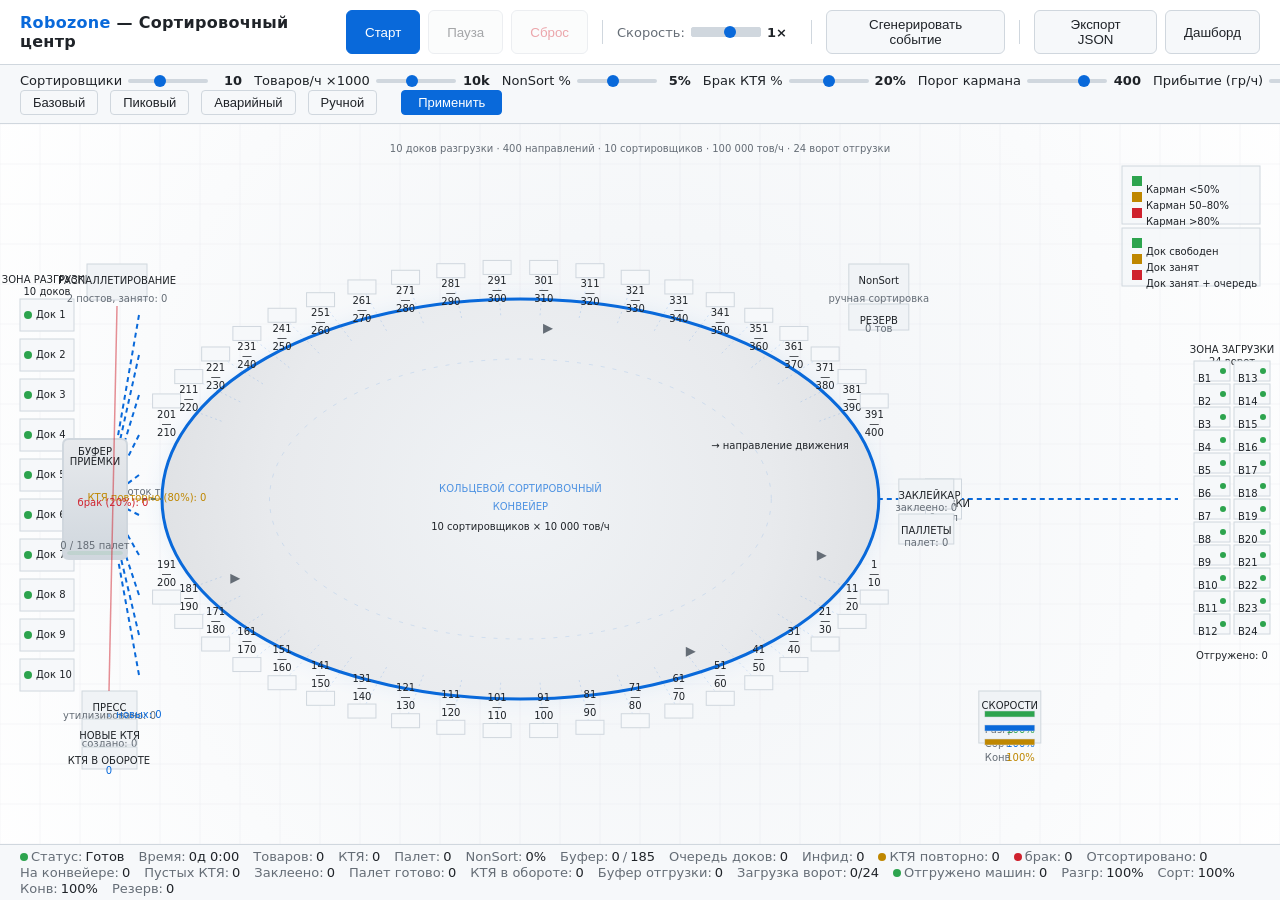
<file: pilot-projects-archive/pre-release/simulation/app/index.html>
<!DOCTYPE html>
<html lang="ru">
<head>
  <meta charset="UTF-8">
  <meta name="viewport" content="width=device-width, initial-scale=1.0">
  <title>Сортировочный центр — симуляция</title>
  <link rel="stylesheet" href="styles.css">
</head>
<body>
  <div id="app">
    <header>
      <h1><span>Robozone</span> — Сортировочный центр</h1>
      <div id="controls">
        <button class="primary" id="btnStart">Старт</button>
        <button id="btnPause">Пауза</button>
        <button class="danger" id="btnReset">Сброс</button>
        <span class="sep"></span>
        <div class="speed-control">
          <label for="speedSlider">Скорость:</label>
          <input type="range" id="speedSlider" min="-30" max="20" value="0" step="1">
          <span class="speed-val" id="speedDisplay">1×</span>
        </div>
        <span class="sep"></span>
        <button id="btnGenEvent">Сгенерировать событие</button>
        <span class="sep"></span>
        <button id="btnExport">Экспорт JSON</button>
        <button id="btnToggleDash">Дашборд</button>
      </div>
    </header>
    <div id="settings">
      <div class="settings-row">
        <div class="param"><label>Сортировщики</label><input type="range" id="paramSorters" min="4" max="20" value="10" step="1"><span class="param-val" id="paramSortersVal">10</span></div>
        <div class="param"><label>Товаров/ч ×1000</label><input type="range" id="paramThroughput" min="2" max="20" value="10" step="1"><span class="param-val" id="paramThroughputVal">10k</span></div>
        <div class="param"><label>NonSort %</label><input type="range" id="paramNonsort" min="1" max="10" value="5" step="1"><span class="param-val" id="paramNonsortVal">5%</span></div>
        <div class="param"><label>Брак КТЯ %</label><input type="range" id="paramScrap" min="10" max="30" value="20" step="1"><span class="param-val" id="paramScrapVal">20%</span></div>
        <div class="param"><label>Порог кармана</label><input type="range" id="paramThreshold" min="100" max="500" value="400" step="10"><span class="param-val" id="paramThresholdVal">400</span></div>
        <div class="param"><label>Прибытие (гр/ч)</label><input type="range" id="paramArrival" min="1" max="600" value="450" step="1"><span class="param-val" id="paramArrivalVal">45.0</span></div>
      </div>
      <div class="settings-row">
        <button class="scenario" data-scenario="base">Базовый</button>
        <button class="scenario" data-scenario="peak">Пиковый</button>
        <button class="scenario" data-scenario="emergency">Аварийный</button>
        <button class="scenario" data-scenario="manual">Ручной</button>
        <span class="sep"></span>
        <button id="btnApply">Применить</button>
      </div>
    </div>
    <div id="tooltip" style="display:none"></div>
    <main>
      <div id="simulation-container">
        <canvas id="simCanvas"></canvas>
      </div>
    </main>
    <div id="dashboard" style="display:none">
      <div class="dash-metrics">
        <div class="dash-metric"><span class="dash-label">Товаров/ч</span><span class="dash-value" id="dash-throughput">0</span></div>
        <div class="dash-metric"><span class="dash-label">КТЯ/ч</span><span class="dash-value" id="dash-cti-rate">0</span></div>
        <div class="dash-metric"><span class="dash-label">Палет/ч</span><span class="dash-value" id="dash-pallet-rate">0</span></div>
        <div class="dash-metric"><span class="dash-label">NonSort %</span><span class="dash-value" id="dash-nonsort-pct">0%</span></div>
        <div class="dash-metric"><span class="dash-label">Буфер приёмки</span><span class="dash-value" id="dash-buf-fill">0%</span></div>
        <div class="dash-metric"><span class="dash-label">Очередь инфида</span><span class="dash-value" id="dash-infeed">0</span></div>
        <div class="dash-metric"><span class="dash-label">Карманы (средн)</span><span class="dash-value" id="dash-pocket-avg">0%</span></div>
        <div class="dash-metric"><span class="dash-label">Отгружено машин</span><span class="dash-value" id="dash-dispatched">0</span></div>
        <div class="dash-metric"><span class="dash-label">Занято доков разгр</span><span class="dash-value" id="dash-unload-busy">0/10</span></div>
        <div class="dash-metric"><span class="dash-label">Занято ворот загр</span><span class="dash-value" id="dash-load-busy">0/24</span></div>
      </div>
      <div class="dash-chart-area">
        <canvas id="chartCanvas"></canvas>
      </div>
    </div>
    <div id="status-bar">
      <span class="stat"><span class="dot green"></span><span class="label">Статус:</span><span class="value" id="status-label">Готов</span></span>
      <span class="stat"><span class="label">Время:</span><span class="value" id="status-time">0:00</span></span>
      <span class="stat"><span class="label">Товаров:</span><span class="value" id="stat-items">0</span></span>
      <span class="stat"><span class="label">КТЯ:</span><span class="value" id="stat-cti">0</span></span>
      <span class="stat"><span class="label">Палет:</span><span class="value" id="stat-pallets">0</span></span>
      <span class="stat"><span class="label">NonSort:</span><span class="value" id="stat-nonsort">0%</span></span>
      <span class="stat"><span class="label">Буфер:</span><span class="value" id="stat-buffer">0</span><span class="label">/</span><span class="value" id="stat-buffer-max">0</span></span>
      <span class="stat"><span class="label">Очередь доков:</span><span class="value" id="stat-queue">0</span></span>
      <span class="stat"><span class="label">Инфид:</span><span class="value" id="stat-infeed">0</span></span>
      <span class="stat"><span class="dot yellow"></span><span class="label">КТЯ повторно:</span><span class="value" id="stat-reuse">0</span></span>
      <span class="stat"><span class="dot red"></span><span class="label">брак:</span><span class="value" id="stat-scrap">0</span></span>
      <span class="stat"><span class="label">Отсортировано:</span><span class="value" id="stat-sorted">0</span></span>
      <span class="stat"><span class="label">На конвейере:</span><span class="value" id="stat-onsorter">0</span></span>
      <span class="stat"><span class="label">Пустых КТЯ:</span><span class="value" id="stat-empty-ct">0</span></span>
      <span class="stat"><span class="label">Заклеено:</span><span class="value" id="stat-sealed">0</span></span>
      <span class="stat"><span class="label">Палет готово:</span><span class="value" id="stat-pallets-out">0</span></span>
      <span class="stat"><span class="label">КТЯ в обороте:</span><span class="value" id="stat-circulation">0</span></span>
      <span class="stat"><span class="label">Буфер отгрузки:</span><span class="value" id="stat-ship-buffer">0</span></span>
      <span class="stat"><span class="label">Загрузка ворот:</span><span class="value" id="stat-loading-docks">0/24</span></span>
      <span class="stat"><span class="dot green"></span><span class="label">Отгружено машин:</span><span class="value" id="stat-dispatched">0</span></span>
      <span class="stat"><span class="label">Разгр:</span><span class="value" id="stat-unload-speed">100%</span></span>
      <span class="stat"><span class="label">Сорт:</span><span class="value" id="stat-sort-speed">100%</span></span>
      <span class="stat"><span class="label">Конв:</span><span class="value" id="stat-conv-speed">100%</span></span>
      <span class="stat"><span class="label">Резерв:</span><span class="value" id="stat-backup">0</span></span>
    </div>
  </div>
  <script src="config.js"></script>
  <script src="classes/Item.js"></script>
  <script src="classes/Box.js"></script>
  <script src="classes/Container.js"></script>
  <script src="classes/Pallet.js"></script>
  <script src="classes/Truck.js"></script>
  <script src="classes/SimulationEngine.js"></script>
  <script src="classes/Dock.js"></script>
  <script src="classes/Buffer.js"></script>
  <script src="classes/Worker.js"></script>
  <script src="classes/Pocket.js"></script>
  <script src="classes/ConveyorBelt.js"></script>
  <script src="simulation.js"></script>
  <script src="statistics.js"></script>
  <script src="visualization.js"></script>
  <script src="app.js"></script>
</body>
</html>
</file>
<file: origin-project/sort-center-app/styles.css>
/* =========================================================
   Sorting Center — Имитационная модель
   styles.css
   ========================================================= */

* { box-sizing: border-box; }
html, body {
  margin: 0;
  padding: 0;
  height: 100%;
  font-family: -apple-system, BlinkMacSystemFont, "Segoe UI", "Inter", system-ui, sans-serif;
  background: linear-gradient(135deg, #0b1220 0%, #111a2e 100%);
  color: #e6ecf5;
  overflow: hidden;
}
body { display: flex; flex-direction: column; height: 100vh; }

/* ---------- Header ---------- */
.app-header {
  display: flex; align-items: center; justify-content: space-between;
  padding: 10px 20px;
  background: linear-gradient(90deg, #0d1730 0%, #16264a 100%);
  border-bottom: 1px solid #1f2d4d;
  box-shadow: 0 4px 12px rgba(0,0,0,.35);
  z-index: 5;
}
.brand { display: flex; align-items: center; gap: 14px; }
.logo {
  width: 42px; height: 42px; border-radius: 10px;
  background: linear-gradient(135deg, #0066ff, #00c8ff);
  color: #fff; display: flex; align-items: center; justify-content: center;
  font-weight: 800; font-size: 16px; letter-spacing: 1px;
  box-shadow: 0 4px 14px rgba(0,102,255,.4);
}
.app-header h1 { font-size: 16px; margin: 0; }
.subtitle { font-size: 11px; color: #7e92b8; margin-top: 2px; }

.header-controls { display: flex; gap: 8px; }

.btn {
  background: #1d2c4f;
  color: #e6ecf5;
  border: 1px solid #2a3d6a;
  padding: 8px 12px;
  border-radius: 8px;
  cursor: pointer;
  font-size: 12.5px;
  font-weight: 500;
  transition: all .15s ease;
}
.btn:hover { background: #25396b; transform: translateY(-1px); }
.btn:active { transform: translateY(0); }
.btn.primary { background: linear-gradient(135deg, #0066ff, #00a3ff); border: none; color: #fff; }
.btn.primary:hover { box-shadow: 0 4px 12px rgba(0,102,255,.5); }
.btn.danger { background: #3b1d28; border-color: #6a2a3a; color: #ff8ea1; }
.btn.danger:hover { background: #5a2230; }
.btn.warn { background: #3b311d; border-color: #6a5a2a; color: #ffd97a; }
.btn.warn:hover { background: #5a4a22; }
.btn.ok { background: #1d3b2c; border-color: #2a6a4f; color: #8effb8; }
.btn.ok:hover { background: #225a3f; }
.btn:disabled { opacity: 0.5; cursor: not-allowed; transform: none; }

/* ---------- Layout ---------- */
.layout {
  flex: 1; display: grid; grid-template-columns: 320px 1fr 360px; gap: 12px;
  padding: 12px; overflow: hidden;
}
.panel { display: flex; flex-direction: column; gap: 12px; overflow-y: auto; }
.panel::-webkit-scrollbar { width: 8px; }
.panel::-webkit-scrollbar-thumb { background: #2a3d6a; border-radius: 4px; }
.panel::-webkit-scrollbar-track { background: transparent; }

.card {
  background: #131e36;
  border: 1px solid #1f2d4d;
  border-radius: 12px;
  padding: 14px;
  box-shadow: 0 4px 12px rgba(0,0,0,.25);
}
.card h2 {
  font-size: 12px;
  margin: 0 0 10px 0;
  text-transform: uppercase;
  letter-spacing: 1px;
  color: #7e92b8;
  font-weight: 700;
}

/* ---------- Params ---------- */
.param-grid { display: grid; grid-template-columns: 1fr; gap: 10px; }
.param-grid label {
  display: grid;
  grid-template-columns: 1fr auto;
  align-items: center;
  font-size: 12px;
  color: #b8c5e0;
  gap: 6px;
}
.param-grid label input[type=range] { grid-column: 1 / 2; width: 100%; }
.param-grid label .val {
  grid-column: 2 / 3; font-weight: 700; color: #00c8ff; min-width: 38px; text-align: right;
}
input[type=range] {
  -webkit-appearance: none; appearance: none;
  height: 4px; background: #2a3d6a; border-radius: 2px; outline: none;
}
input[type=range]::-webkit-slider-thumb {
  -webkit-appearance: none; appearance: none;
  width: 14px; height: 14px; background: #00c8ff; border-radius: 50%; cursor: pointer;
  box-shadow: 0 0 6px rgba(0,200,255,.6);
}
input[type=range]::-moz-range-thumb {
  width: 14px; height: 14px; background: #00c8ff; border-radius: 50%; cursor: pointer; border: none;
}

/* ---------- Scenarios ---------- */
.scenario-list { display: grid; grid-template-columns: 1fr 1fr; gap: 6px; }
.scenario-list .btn { font-size: 11px; padding: 7px 6px; }
.scen.active { background: linear-gradient(135deg, #0066ff, #00a3ff); border: none; color: #fff; }

.failure-buttons { display: grid; grid-template-columns: 1fr 1fr; gap: 6px; margin-bottom: 10px; }
.failure-buttons .btn { font-size: 11px; padding: 7px 6px; }

.status-pill {
  text-align: center;
  font-size: 12px;
  padding: 8px;
  border-radius: 8px;
  background: #0a1a2a;
  border: 1px solid #1f2d4d;
  font-weight: 600;
}
.status-pill.warn { background: #3b311d; border-color: #6a5a2a; color: #ffd97a; }
.status-pill.fail { background: #3b1d28; border-color: #6a2a3a; color: #ff8ea1; }
.status-pill.bypass { background: #1d3b2c; border-color: #2a6a4f; color: #8effb8; }

/* ---------- Center / Viz ---------- */
.viz-card { flex: 1; display: flex; flex-direction: column; }
.viz-toolbar { display: flex; align-items: center; justify-content: space-between; margin-bottom: 10px; }
.speed-control { display: flex; align-items: center; gap: 8px; font-size: 11px; color: #b8c5e0; }
.speed-control .val { color: #00c8ff; font-weight: 700; min-width: 32px; }
#viz {
  flex: 1;
  width: 100%; height: 100%;
  background: radial-gradient(ellipse at center, #0d1a30 0%, #07101f 100%);
  border-radius: 8px;
  border: 1px solid #1f2d4d;
  display: block;
}
.legend {
  display: flex; flex-wrap: wrap; gap: 12px;
  margin-top: 10px;
  font-size: 11px; color: #b8c5e0;
}
.lg { display: inline-flex; align-items: center; gap: 4px; }
.lg::before { content: ""; }

/* ---------- Right panel ---------- */
.kpi-grid { display: grid; grid-template-columns: 1fr 1fr; gap: 8px; }
.kpi {
  background: #0d1730;
  border: 1px solid #1f2d4d;
  border-radius: 8px;
  padding: 10px;
  text-align: center;
}
.kpi-label { font-size: 10px; color: #7e92b8; text-transform: uppercase; letter-spacing: .5px; }
.kpi-value { font-size: 18px; font-weight: 800; color: #00c8ff; margin-top: 4px; font-variant-numeric: tabular-nums; }

canvas#chart-regions, canvas#chart-history { width: 100%; height: auto; display: block; }

.event-log {
  font-size: 11px; color: #b8c5e0;
  max-height: 160px; overflow-y: auto;
  background: #0a1426;
  border: 1px solid #1f2d4d;
  border-radius: 6px;
  padding: 6px;
  font-family: "Consolas", "Menlo", monospace;
}
.event-log .ev { padding: 2px 0; border-bottom: 1px solid #15203b; }
.event-log .ev-time { color: #5d739e; margin-right: 6px; }
.event-log .ev-info { color: #8effb8; }
.event-log .ev-warn { color: #ffd97a; }
.event-log .ev-fail { color: #ff8ea1; }
.event-log .ev-bypass { color: #8ec5ff; }

/* ---------- Footer ---------- */
.app-footer {
  padding: 8px 20px;
  background: #0a1426;
  border-top: 1px solid #1f2d4d;
  font-size: 11px;
  color: #7e92b8;
  display: flex; justify-content: space-between;
}
.muted { color: #5d739e; }

/* ---------- Responsive ---------- */
@media (max-width: 1280px) {
  .layout { grid-template-columns: 280px 1fr 320px; }
}
@media (max-width: 1024px) {
  .layout { grid-template-columns: 1fr; grid-template-rows: auto auto auto; overflow-y: auto; }
  body { overflow-y: auto; }
}
</file>
<file: versions/gemini-0/style.css>
body {
    font-family: Arial, sans-serif;
    display: flex;
    flex-direction: column;
    align-items: center;
    background-color: #f0f2f5;
    margin: 0;
}

h1, h2 {
    color: #333;
}

#main-container {
    display: flex;
    flex-wrap: wrap;
    justify-content: center;
    gap: 20px;
    padding: 20px;
}

#canvas-container {
    border: 1px solid #ccc;
    background-color: #fff;
}

#controls-and-stats {
    display: flex;
    flex-direction: column;
    gap: 20px;
    width: 350px;
}

#controls, #stats, #pockets-stats {
    border: 1px solid #ccc;
    padding: 15px;
    border-radius: 8px;
    background-color: #fff;
}

button {
    padding: 8px 12px;
    margin: 5px;
    border: none;
    border-radius: 5px;
    cursor: pointer;
    background-color: #007bff;
    color: white;
}

button:hover {
    background-color: #0056b3;
}

#speedSlider {
    width: 200px;
}

#pocketsTable {
    width: 100%;
    border-collapse: collapse;
    margin-top: 10px;
}

#pocketsTable th, #pocketsTable td {
    border: 1px solid #ddd;
    padding: 6px;
    text-align: left;
}

#pocketsTable th {
    background-color: #f2f2f2;
}

.status-ready {
    background-color: #d4edda; /* green */
}

.status-filling {
    background-color: #fff3cd; /* yellow */
}

.status-full {
    background-color: #f8d7da; /* red */
}
</file>
<file: versions/open-code-0/sort-center-app/css/style.css>
* {
    margin: 0;
    padding: 0;
    box-sizing: border-box;
}

body {
    font-family: 'Segoe UI', Tahoma, Geneva, Verdana, sans-serif;
    background: #0a0e17;
    color: #e0e0e0;
    overflow: hidden;
    height: 100vh;
}

#app {
    display: flex;
    flex-direction: column;
    height: 100vh;
}

#header {
    display: flex;
    align-items: center;
    gap: 20px;
    padding: 10px 20px;
    background: linear-gradient(135deg, #0d1321, #1a2332);
    border-bottom: 1px solid #2a3a4a;
    flex-shrink: 0;
}

#header h1 {
    font-size: 18px;
    font-weight: 600;
    color: #4fc3f7;
    white-space: nowrap;
}

#controls {
    display: flex;
    align-items: center;
    gap: 12px;
    flex-wrap: wrap;
}

.ctrl-btn {
    padding: 6px 14px;
    border: 1px solid #3a4a5a;
    border-radius: 6px;
    background: #1a2a3a;
    color: #e0e0e0;
    cursor: pointer;
    font-size: 13px;
    transition: all 0.2s;
}

.ctrl-btn:hover {
    background: #2a3a4a;
    border-color: #4fc3f7;
}

.ctrl-btn.active {
    background: #1b5e20;
    border-color: #4caf50;
    color: #a5d6a7;
}

.ctrl-btn.danger {
    border-color: #ef5350;
    color: #ef9a9a;
}

.ctrl-btn.danger:hover {
    background: #3e1a1a;
}

label {
    font-size: 12px;
    color: #90a4ae;
    display: flex;
    align-items: center;
    gap: 6px;
}

input[type="range"] {
    width: 80px;
    accent-color: #4fc3f7;
}

#main {
    display: flex;
    flex: 1;
    overflow: hidden;
}

#canvas-container {
    flex: 1;
    position: relative;
    overflow: hidden;
    min-width: 400px;
    min-height: 300px;
}

#simulation-canvas {
    display: block;
    background: #060a12;
}

#dashboard {
    width: 280px;
    background: #0d1321;
    border-left: 1px solid #2a3a4a;
    overflow-y: auto;
    flex-shrink: 0;
    padding: 12px;
}

.dash-section {
    margin-bottom: 16px;
}

.dash-section h2 {
    font-size: 12px;
    text-transform: uppercase;
    letter-spacing: 1px;
    color: #4fc3f7;
    margin-bottom: 8px;
    padding-bottom: 4px;
    border-bottom: 1px solid #1a2a3a;
}

.metric {
    display: flex;
    justify-content: space-between;
    padding: 4px 0;
    font-size: 12px;
    border-bottom: 1px solid #0f1a2a;
}

.metric-label {
    color: #78909c;
}

.metric-value {
    color: #e0e0e0;
    font-weight: 600;
    font-variant-numeric: tabular-nums;
}

.exit-bar {
    display: flex;
    align-items: center;
    gap: 6px;
    margin-bottom: 4px;
    font-size: 11px;
}

.exit-bar-label {
    width: 70px;
    text-align: right;
    color: #78909c;
    white-space: nowrap;
    overflow: hidden;
    text-overflow: ellipsis;
}

.exit-bar-track {
    flex: 1;
    height: 12px;
    background: #1a2332;
    border-radius: 3px;
    overflow: hidden;
}

.exit-bar-fill {
    height: 100%;
    border-radius: 3px;
    transition: width 0.3s ease;
}

.exit-bar-count {
    width: 24px;
    text-align: right;
    color: #90a4ae;
    font-variant-numeric: tabular-nums;
}

#event-log {
    max-height: 140px;
    overflow-y: auto;
    font-size: 11px;
    font-family: 'Consolas', monospace;
}

.event-entry {
    padding: 2px 0;
    border-bottom: 1px solid #0f1a2a;
    color: #78909c;
}

.event-entry.fault {
    color: #ef9a9a;
}

.event-entry.reroute {
    color: #fff176;
}

.event-entry.arrival {
    color: #a5d6a7;
}

.event-entry.departure {
    color: #90caf9;
}
</file>
<file: versions/open-code-big-pickle-0/sort-center-app/css/style.css>
* {
  margin: 0;
  padding: 0;
  box-sizing: border-box;
}

body {
  font-family: 'Segoe UI', Arial, sans-serif;
  background: #1a2530;
  color: #ecf0f1;
  overflow: hidden;
  height: 100vh;
}

#app {
  display: flex;
  flex-direction: column;
  height: 100vh;
}

#header {
  display: flex;
  align-items: center;
  justify-content: space-between;
  padding: 8px 20px;
  background: #2c3e50;
  border-bottom: 2px solid #3498db;
  flex-shrink: 0;
}

#header h1 {
  font-size: 18px;
  font-weight: 600;
  color: #3498db;
  letter-spacing: 1px;
}

#header .subtitle {
  font-size: 11px;
  color: #7f8c8d;
  margin-left: 10px;
}

#controls {
  display: flex;
  gap: 8px;
  align-items: center;
}

#controls button {
  padding: 6px 16px;
  border: none;
  border-radius: 4px;
  font-size: 12px;
  font-weight: 600;
  cursor: pointer;
  transition: all 0.2s;
  text-transform: uppercase;
  letter-spacing: 0.5px;
}

#controls button:hover {
  opacity: 0.85;
  transform: translateY(-1px);
}

#controls button:active {
  transform: translateY(0);
}

.btn-start {
  background: #27ae60;
  color: #fff;
}

.btn-pause {
  background: #f39c12;
  color: #fff;
}

.btn-stop {
  background: #e74c3c;
  color: #fff;
}

.btn-reset {
  background: #7f8c8d;
  color: #fff;
}

#controls .status {
  font-size: 11px;
  color: #7f8c8d;
  margin-left: 10px;
}

#controls .status .dot {
  display: inline-block;
  width: 8px;
  height: 8px;
  border-radius: 50%;
  margin-right: 4px;
}

.dot-active {
  background: #27ae60;
}

.dot-paused {
  background: #f39c12;
}

.dot-stopped {
  background: #e74c3c;
}

#canvas-wrapper {
  flex: 1;
  display: flex;
  align-items: center;
  justify-content: center;
  padding: 10px;
  overflow: hidden;
}

#simCanvas {
  border-radius: 6px;
  box-shadow: 0 4px 20px rgba(0, 0, 0, 0.4);
  max-width: 100%;
  max-height: 100%;
}

#footer {
  display: flex;
  align-items: center;
  justify-content: space-between;
  padding: 6px 20px;
  background: #2c3e50;
  border-top: 1px solid #34495e;
  flex-shrink: 0;
  font-size: 11px;
  color: #7f8c8d;
}

#footer .kpi {
  display: flex;
  gap: 20px;
}

#footer .kpi-item {
  display: flex;
  align-items: center;
  gap: 4px;
}

#footer .kpi-value {
  color: #3498db;
  font-weight: 600;
}
</file>
<file: versions/open-code-v0/app/style.css>
* {
    margin: 0;
    padding: 0;
    box-sizing: border-box;
}

body {
    font-family: 'Segoe UI', Arial, sans-serif;
    background: #e8ecf1;
    color: #2c3e50;
    display: flex;
    flex-direction: column;
    align-items: center;
    padding: 16px;
    min-height: 100vh;
}

h1 {
    font-size: 22px;
    font-weight: 600;
    margin-bottom: 12px;
    color: #2c3e50;
    letter-spacing: 0.5px;
}

#app-container {
    background: #ffffff;
    border-radius: 12px;
    box-shadow: 0 4px 20px rgba(0, 0, 0, 0.08);
    padding: 20px 24px 24px 24px;
    display: flex;
    flex-direction: column;
    align-items: center;
}

canvas {
    border-radius: 8px;
    box-shadow: inset 0 0 0 1px rgba(0, 0, 0, 0.05);
    display: block;
    margin-bottom: 14px;
}

/* --- Control panel --- */
#controls {
    display: flex;
    align-items: center;
    gap: 12px;
    width: 100%;
    flex-wrap: wrap;
    justify-content: center;
    margin-bottom: 10px;
}

#controls button {
    padding: 8px 20px;
    border: none;
    border-radius: 6px;
    font-size: 13px;
    font-weight: 500;
    cursor: pointer;
    transition: background 0.2s, opacity 0.2s;
    font-family: inherit;
}

#controls button:disabled {
    opacity: 0.5;
    cursor: not-allowed;
}

.btn-start {
    background: #27ae60;
    color: #fff;
}
.btn-start:hover:not(:disabled) {
    background: #219a52;
}

.btn-pause {
    background: #f39c12;
    color: #fff;
}
.btn-pause:hover:not(:disabled) {
    background: #e08e0b;
}

.btn-reset {
    background: #e74c3c;
    color: #fff;
}
.btn-reset:hover:not(:disabled) {
    background: #c0392b;
}

.btn-save {
    background: #3498db;
    color: #fff;
}
.btn-save:hover:not(:disabled) {
    background: #2980b9;
}

.btn-event {
    background: #9b59b6;
    color: #fff;
}
.btn-event:hover:not(:disabled) {
    background: #8e44ad;
}

#controls label {
    font-size: 13px;
    color: #555;
    margin-left: 8px;
}

#controls input[type="range"] {
    width: 100px;
    vertical-align: middle;
}

#speed-value {
    font-size: 13px;
    font-weight: 500;
    color: #2c3e50;
    min-width: 30px;
}
</file>
<file: pilot-projects-archive/pre-release/simulation/app/styles.css>
* {
  margin: 0;
  padding: 0;
  box-sizing: border-box;
}

body {
  font-family: 'Segoe UI', system-ui, -apple-system, sans-serif;
  background: #ffffff;
  color: #1f2328;
  font-size: 13px;
  overflow: hidden;
  height: 100vh;
}

#app {
  display: flex;
  flex-direction: column;
  height: 100vh;
}

header {
  display: flex;
  align-items: center;
  justify-content: space-between;
  padding: 10px 20px;
  background: #ffffff;
  border-bottom: 1px solid #d0d7de;
  flex-shrink: 0;
}

header h1 {
  font-size: 16px;
  font-weight: 600;
  color: #1f2328;
  letter-spacing: 0.3px;
}

header h1 span {
  color: #0969da;
}

#controls {
  display: flex;
  gap: 8px;
}

#controls button {
  padding: 6px 18px;
  border: 1px solid #d0d7de;
  border-radius: 6px;
  background: #f6f8fa;
  color: #1f2328;
  cursor: pointer;
  transition: all 0.15s;
}

#controls button:hover:not(:disabled) {
  background: #e8eaed;
  border-color: #0969da;
}

#controls button:disabled {
  opacity: 0.4;
  cursor: not-allowed;
}

#controls button.primary {
  background: #0969da;
  border-color: #0969da;
  color: #fff;
}

#controls button.primary:hover:not(:disabled) {
  background: #0550ae;
}

#controls button.danger {
  color: #cf222e;
}

#controls .speed-control {
  display: flex;
  align-items: center;
  gap: 6px;
  color: #656d76;
}

#controls .speed-control label {
  white-space: nowrap;
}

#controls .speed-control input {
  width: 52px;
  padding: 4px 6px;
  border: 1px solid #d0d7de;
  border-radius: 4px;
  background: #ffffff;
  color: #1f2328;
  text-align: center;
  outline: none;
}

#controls .speed-control input:focus {
  border-color: #0969da;
}

#settings {
  background: #f6f8fa;
  border-bottom: 1px solid #d0d7de;
  padding: 6px 20px;
  flex-shrink: 0;
}

.settings-row {
  display: flex;
  align-items: center;
  gap: 12px;
  margin: 2px 0;
}

.param {
  display: flex;
  align-items: center;
  gap: 6px;
  font-size: inherit;
  color: #656d76;
}

.param label {
  white-space: nowrap;
  font-size: inherit;
  color: #1f2328;
}

.param input[type="range"] {
  width: 80px;
  height: 4px;
  -webkit-appearance: none;
  appearance: none;
  background: #d0d7de;
  border-radius: 2px;
  outline: none;
  cursor: pointer;
}

.param input[type="range"]::-webkit-slider-thumb {
  -webkit-appearance: none;
  appearance: none;
  width: 12px;
  height: 12px;
  border-radius: 50%;
  background: #0969da;
  cursor: pointer;
}

.param-val {
  font-weight: 600;
  color: #1f2328;
  font-size: inherit;
  min-width: 28px;
  text-align: right;
}

.scenario {
  padding: 4px 12px;
  border: 1px solid #d0d7de;
  border-radius: 4px;
  background: #f6f8fa;
  color: #1f2328;
  font-size: inherit;
  cursor: pointer;
}

.scenario:hover {
  border-color: #0969da;
  background: #e8eaed;
}

.scenario.active {
  border-color: #0969da;
  background: #ddf4ff;
  color: #0969da;
}

#btnApply {
  padding: 4px 16px;
  border: 1px solid #0969da;
  border-radius: 4px;
  background: #0969da;
  color: #fff;
  font-size: inherit;
  cursor: pointer;
}

#btnApply:hover {
  background: #0550ae;
}

#tooltip {
  position: fixed;
  background: #ffffff;
  border: 1px solid #d0d7de;
  border-radius: 4px;
  padding: 4px 8px;
  font-size: inherit;
  color: #1f2328;
  pointer-events: none;
  z-index: 100;
  white-space: nowrap;
  box-shadow: 0 2px 6px rgba(0,0,0,0.08);
}

#controls .speed-control input[type="range"] {
  width: 70px;
  height: 4px;
  -webkit-appearance: none;
  appearance: none;
  background: #d0d7de;
  border-radius: 2px;
  outline: none;
  cursor: pointer;
  vertical-align: middle;
}

#controls .speed-control input[type="range"]::-webkit-slider-thumb {
  -webkit-appearance: none;
  appearance: none;
  width: 12px;
  height: 12px;
  border-radius: 50%;
  background: #0969da;
  cursor: pointer;
}

.speed-val {
  font-weight: 600;
  color: #1f2328;
  font-size: inherit;
  min-width: 30px;
}

#controls .sep {
  width: 1px;
  height: 24px;
  background: #d0d7de;
  margin: 0 6px;
  align-self: center;
  flex-shrink: 0;
}

main {
  display: flex;
  flex: 1;
  overflow: hidden;
}

#simulation-container {
  flex: 1;
  position: relative;
  overflow: hidden;
  background: #ffffff;
}

#simulation-container canvas {
  display: block;
  width: 100%;
  height: 100%;
}

#status-bar {
  display: flex;
  flex-wrap: wrap;
  align-content: flex-start;
  gap: 1px 14px;
  padding: 4px 20px;
  background: #f6f8fa;
  border-top: 1px solid #d0d7de;
  font-size: inherit;
  color: #656d76;
  flex-shrink: 0;
  max-height: 64px;
  overflow-y: auto;
}

#status-bar .stat {
  display: flex;
  align-items: center;
  gap: 3px;
  white-space: nowrap;
}

#status-bar .stat .label {
  color: #656d76;
}

#status-bar .stat .value {
  color: #1f2328;
}

#status-bar .dot {
  width: 8px;
  height: 8px;
  border-radius: 50%;
  display: inline-block;
}

#status-bar .dot.green {
  background: #2da44e;
}

#status-bar .dot.yellow {
  background: #bf8700;
}

#status-bar .dot.red {
  background: #cf222e;
}

#dashboard {
  display: flex;
  gap: 12px;
  padding: 8px 20px;
  background: #f6f8fa;
  border-top: 1px solid #d0d7de;
  flex-shrink: 0;
  height: 110px;
}

.dash-metrics {
  display: grid;
  grid-template-columns: 1fr 1fr;
  gap: 4px 16px;
  flex: 1;
  align-content: start;
}

.dash-metric {
  display: flex;
  align-items: center;
  gap: 6px;
  font-size: inherit;
}

.dash-label {
  color: #656d76;
  white-space: nowrap;
}

.dash-value {
  color: #1f2328;
  font-weight: 600;
  font-size: inherit;
}

.dash-chart-area {
  width: 240px;
  height: 94px;
  flex-shrink: 0;
}

.dash-chart-area canvas {
  width: 100%;
  height: 100%;
  border: 1px solid #d0d7de;
  border-radius: 4px;
  background: #ffffff;
}
</file>
